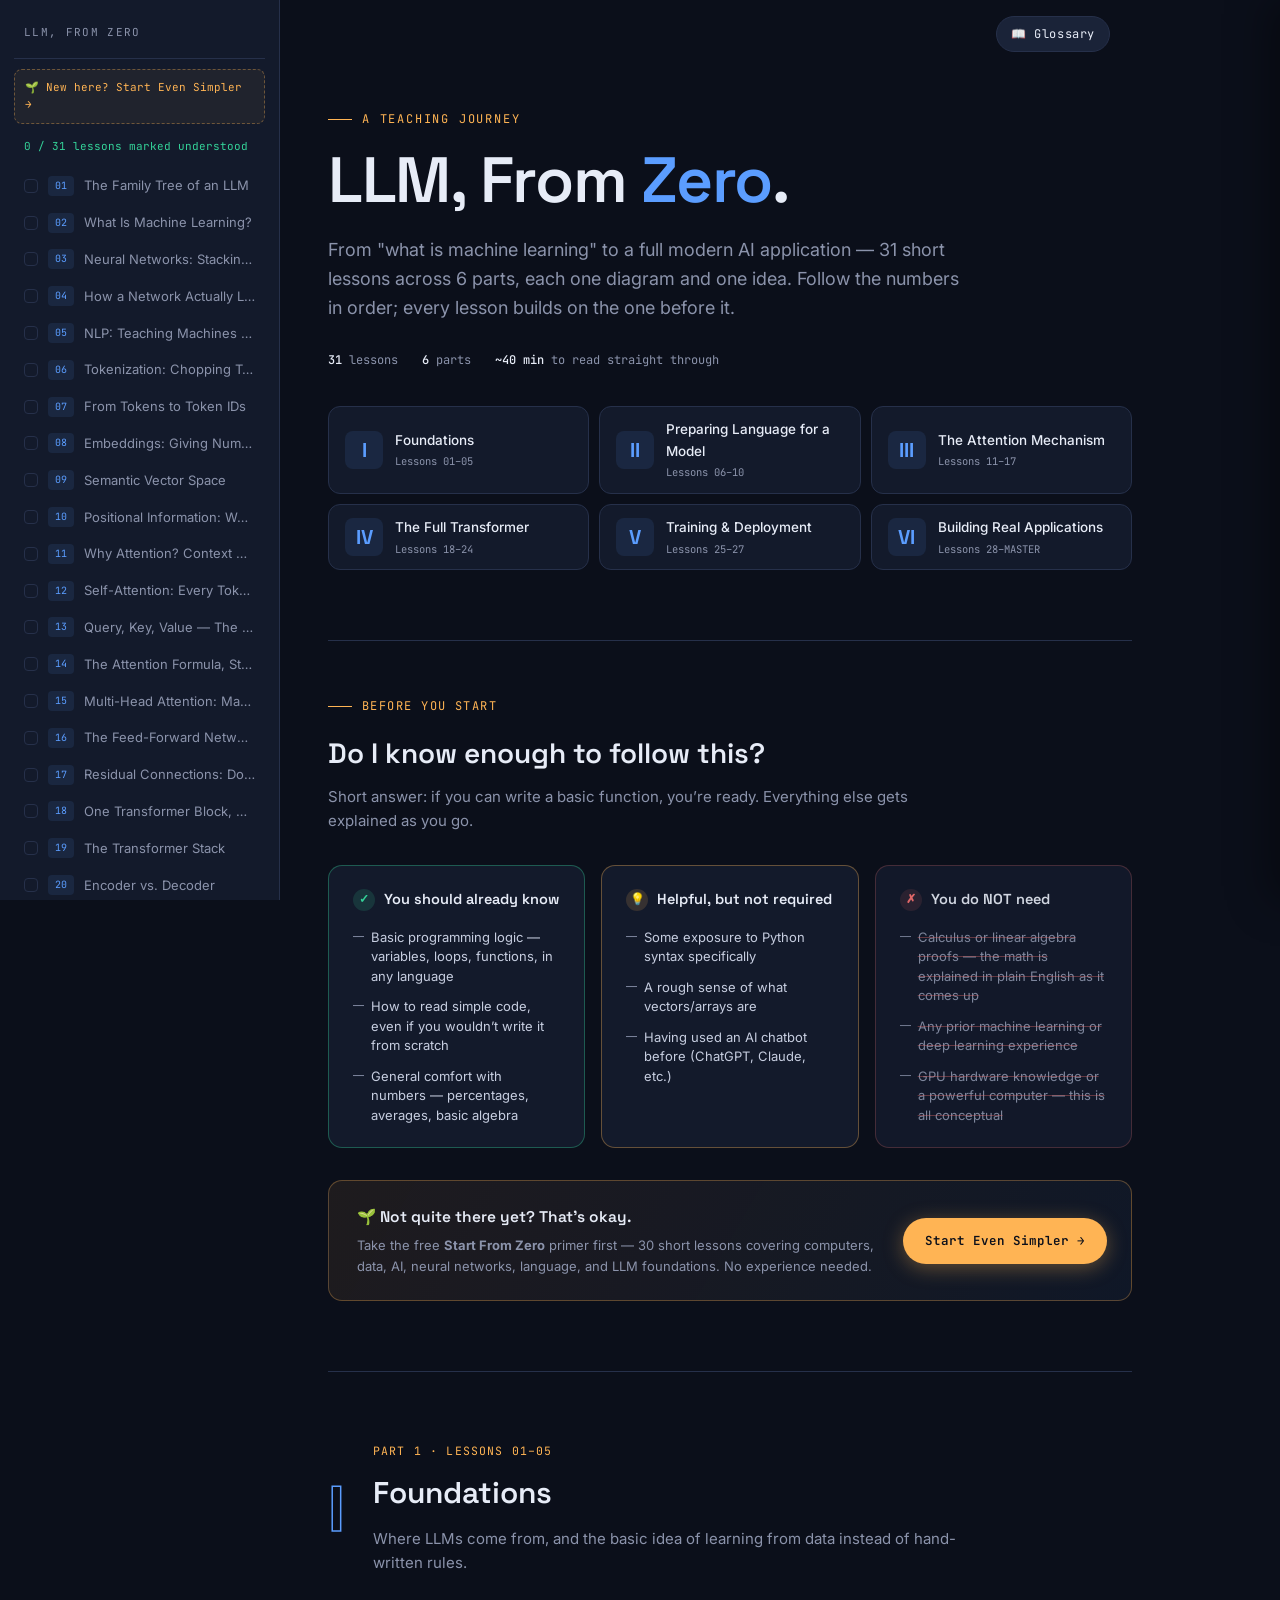
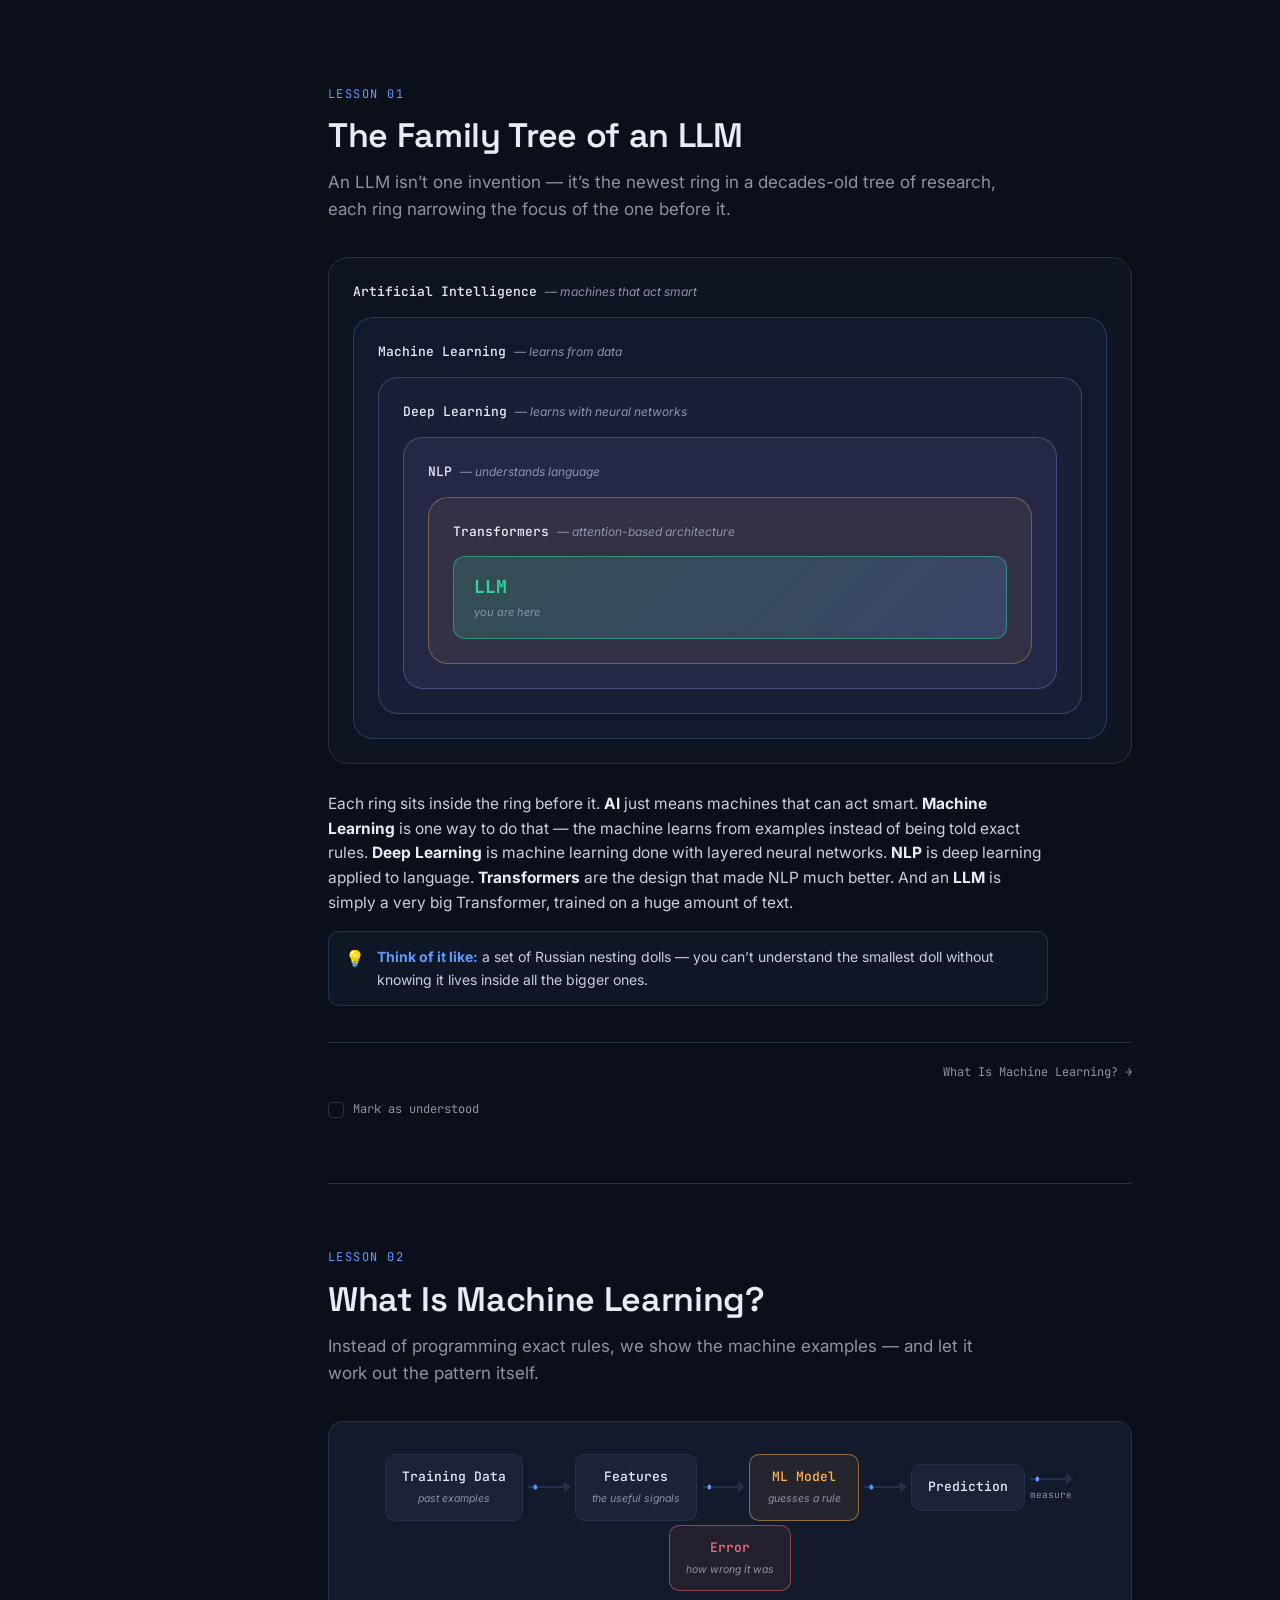
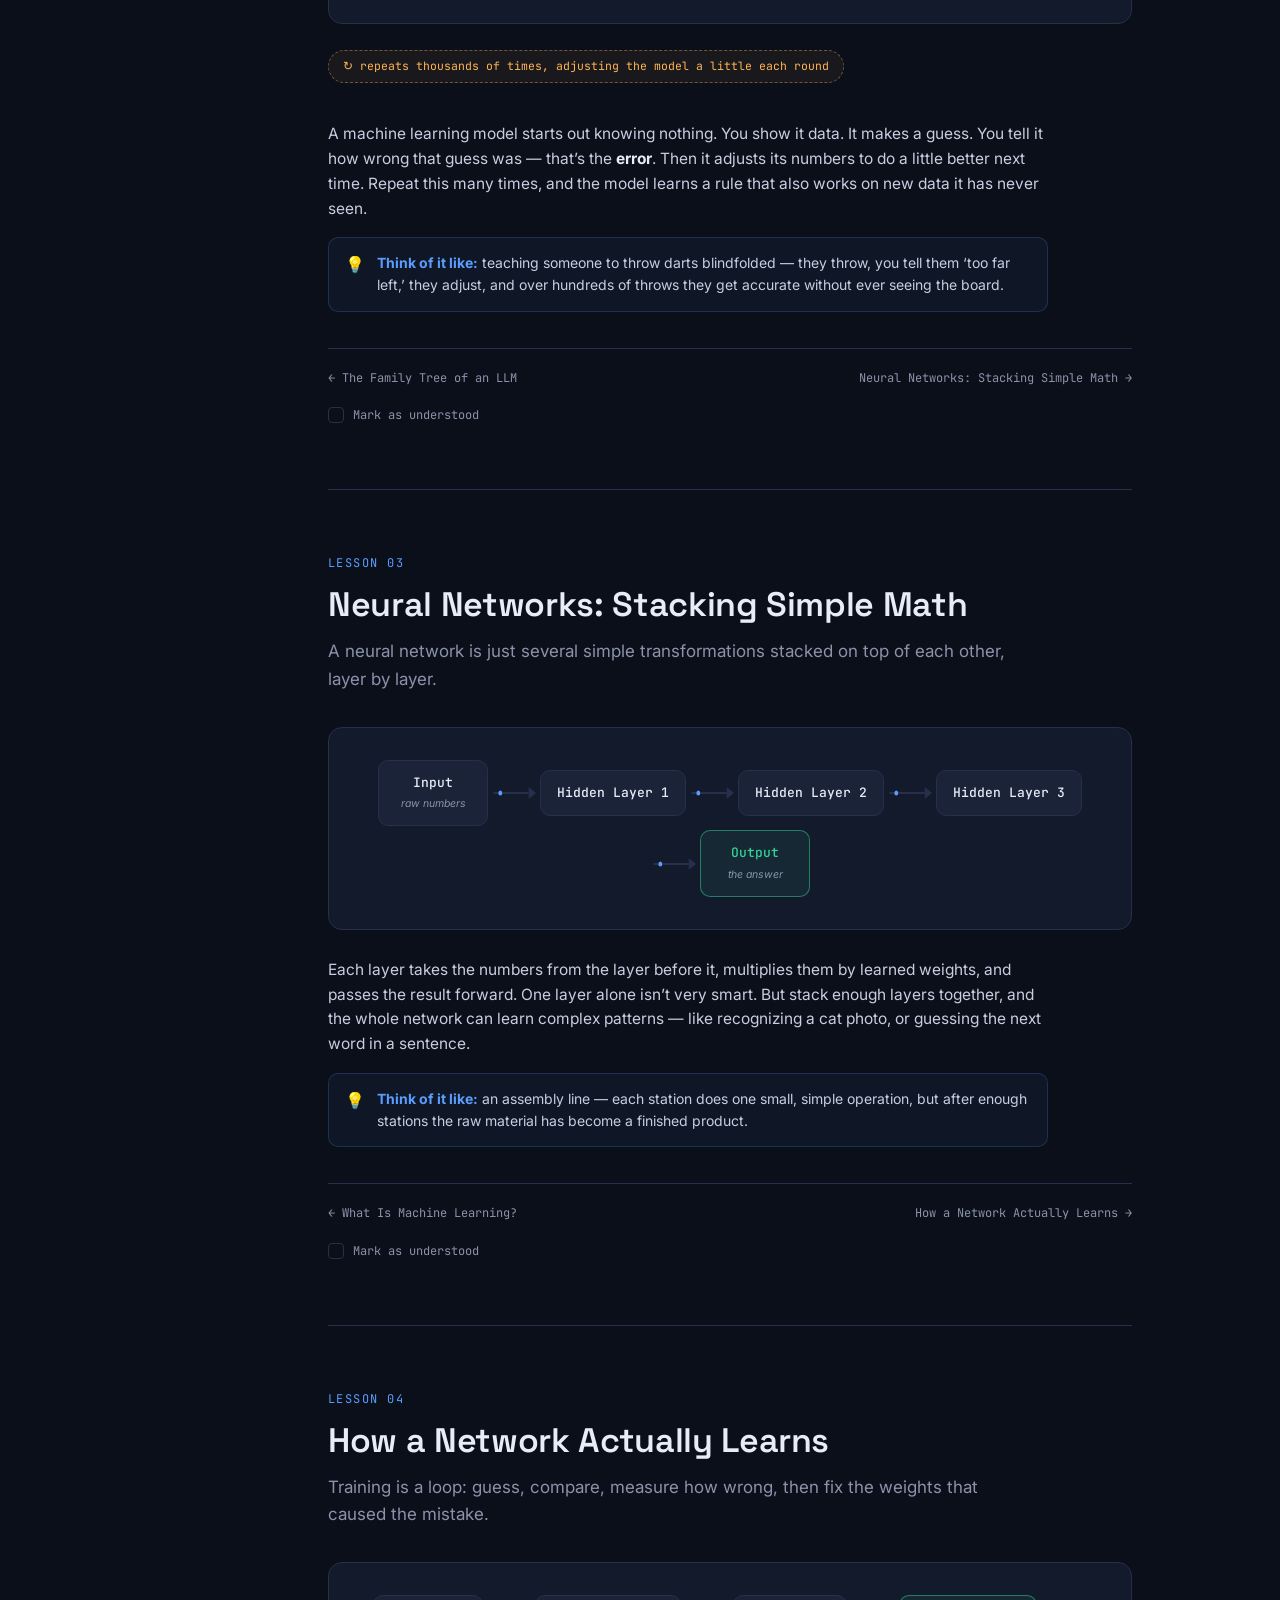
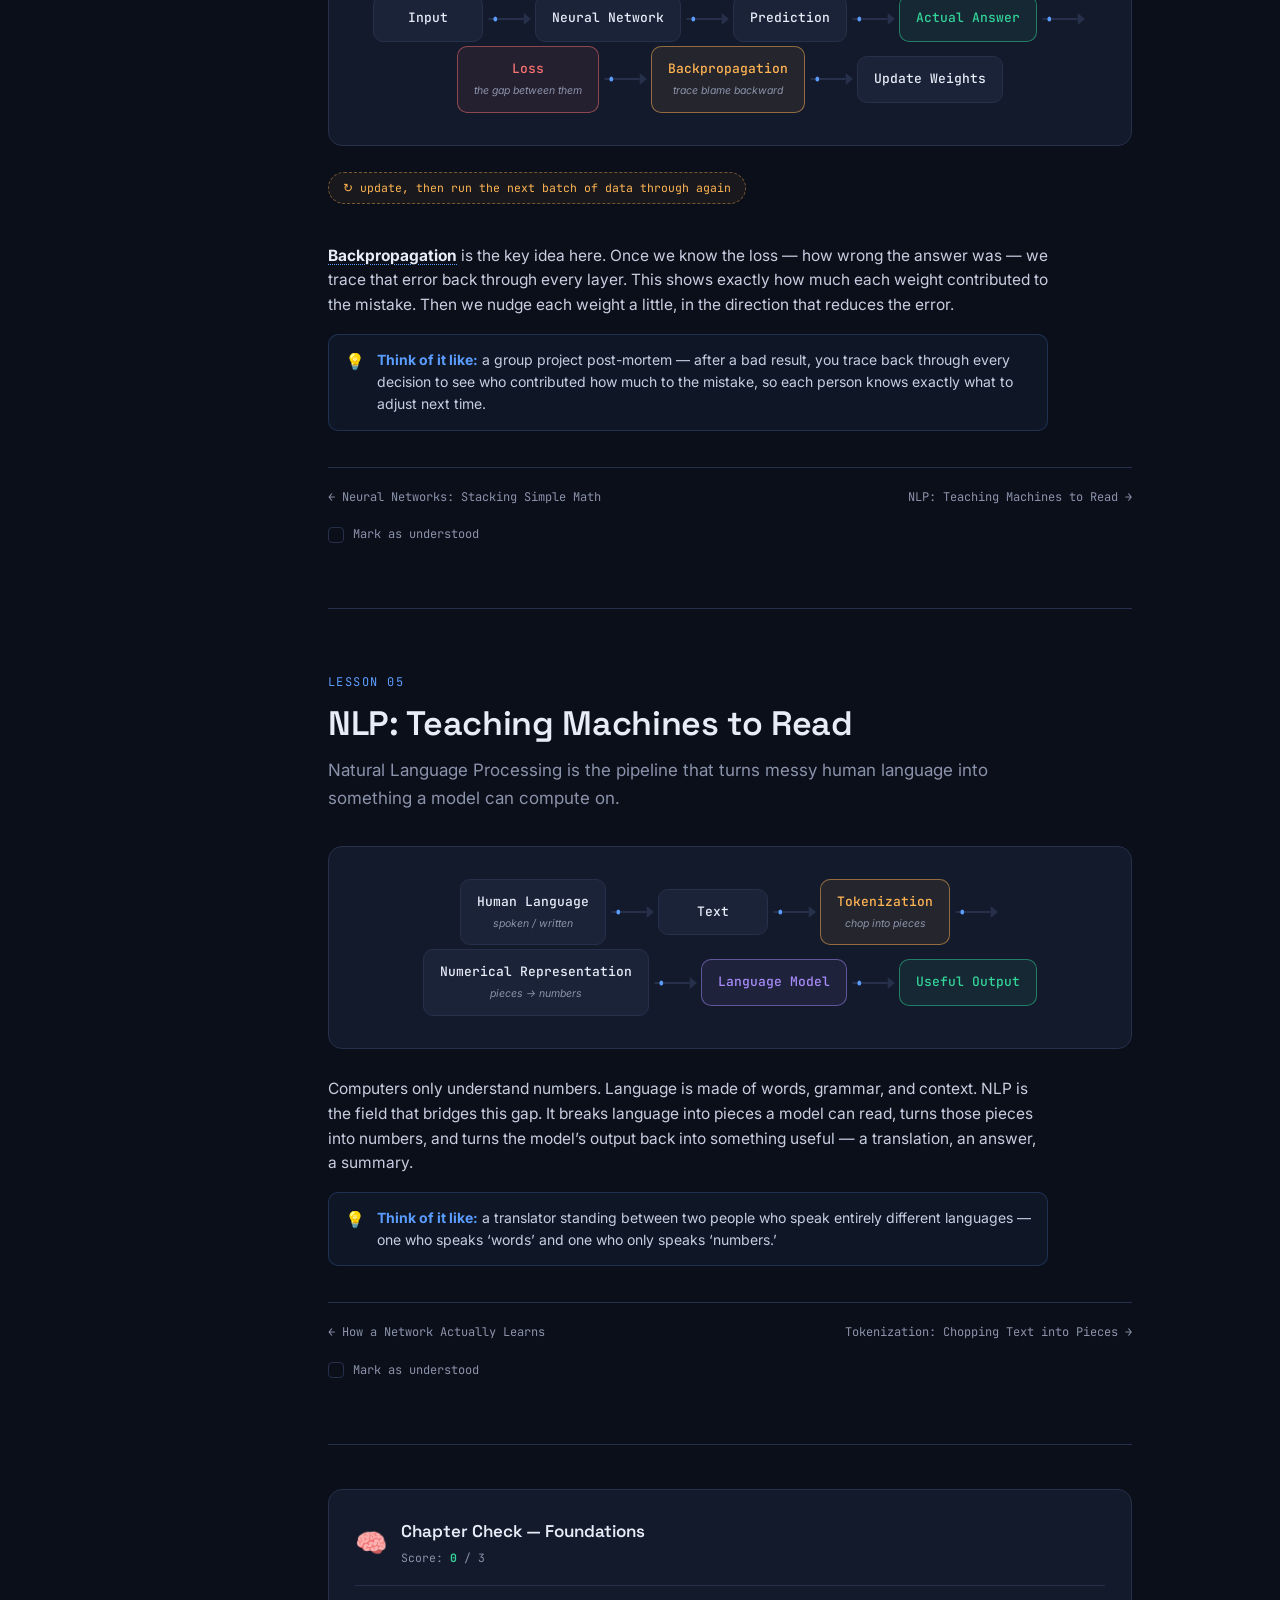
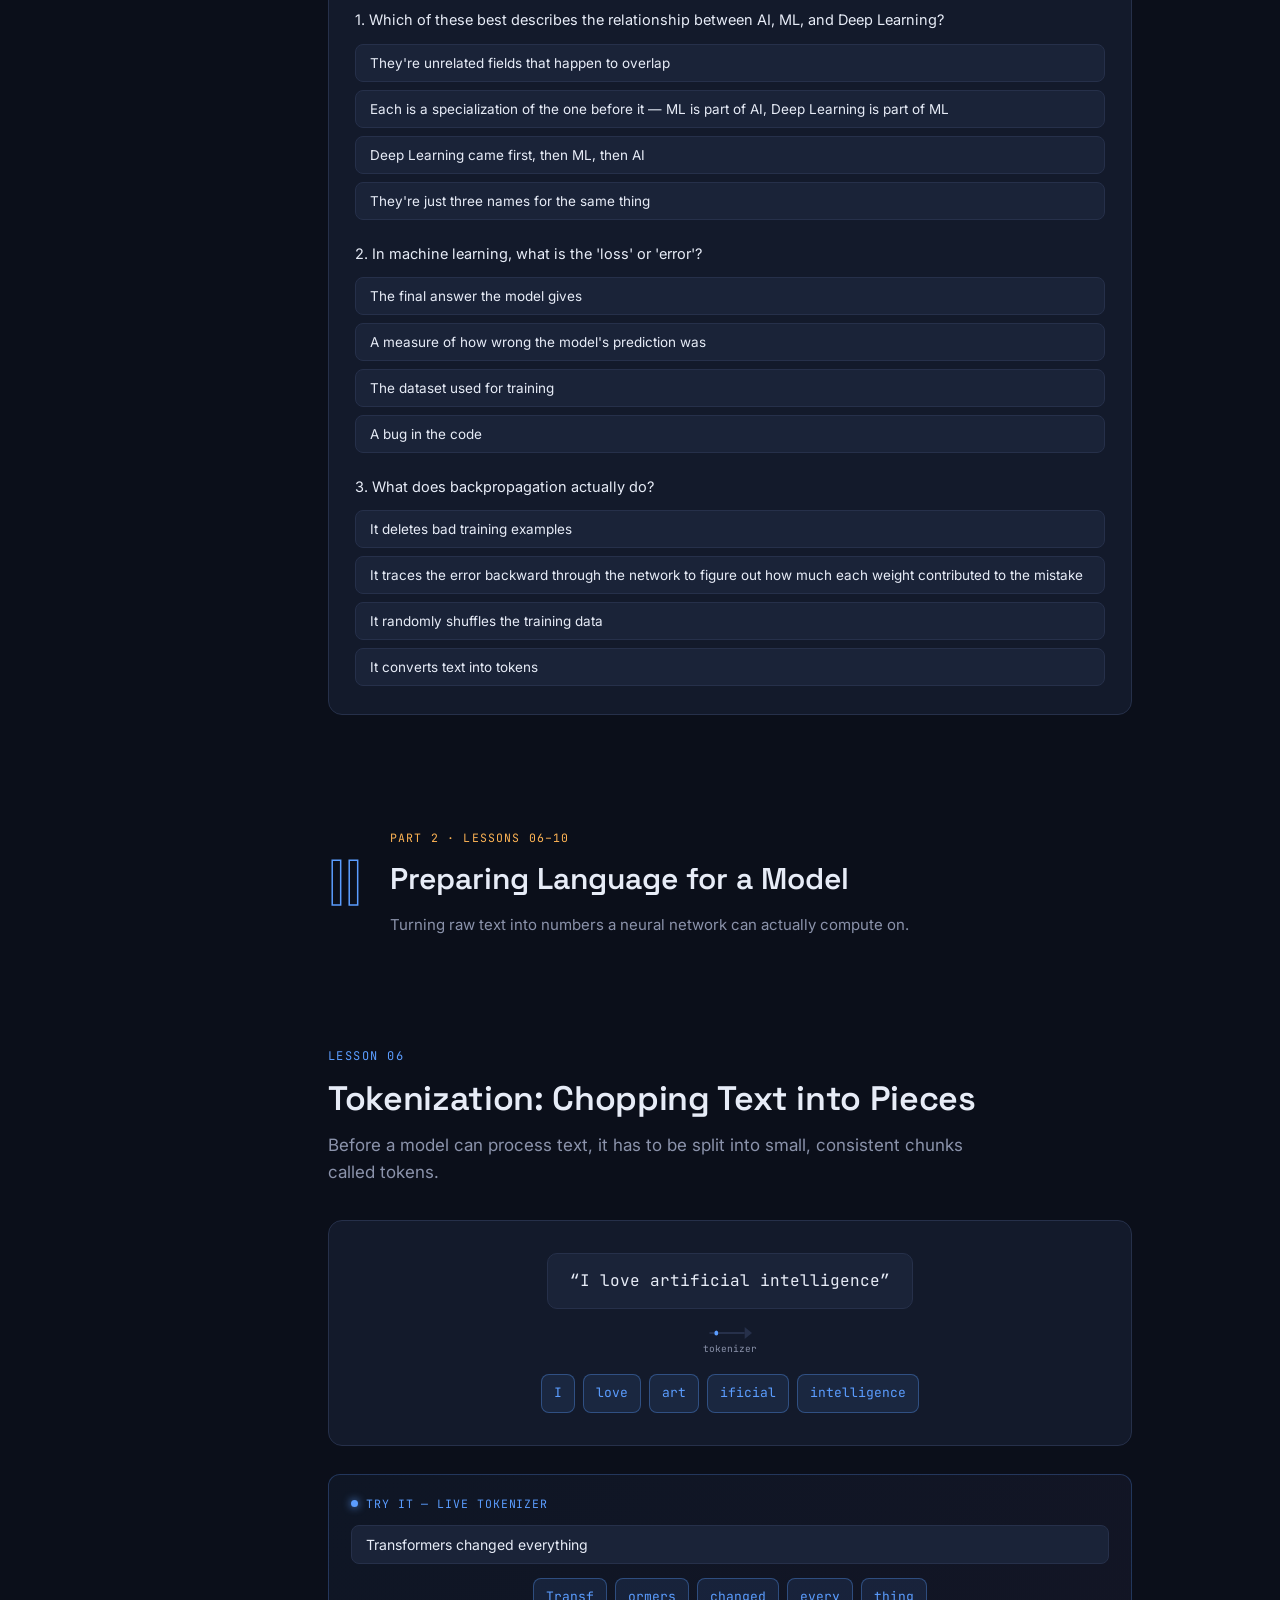
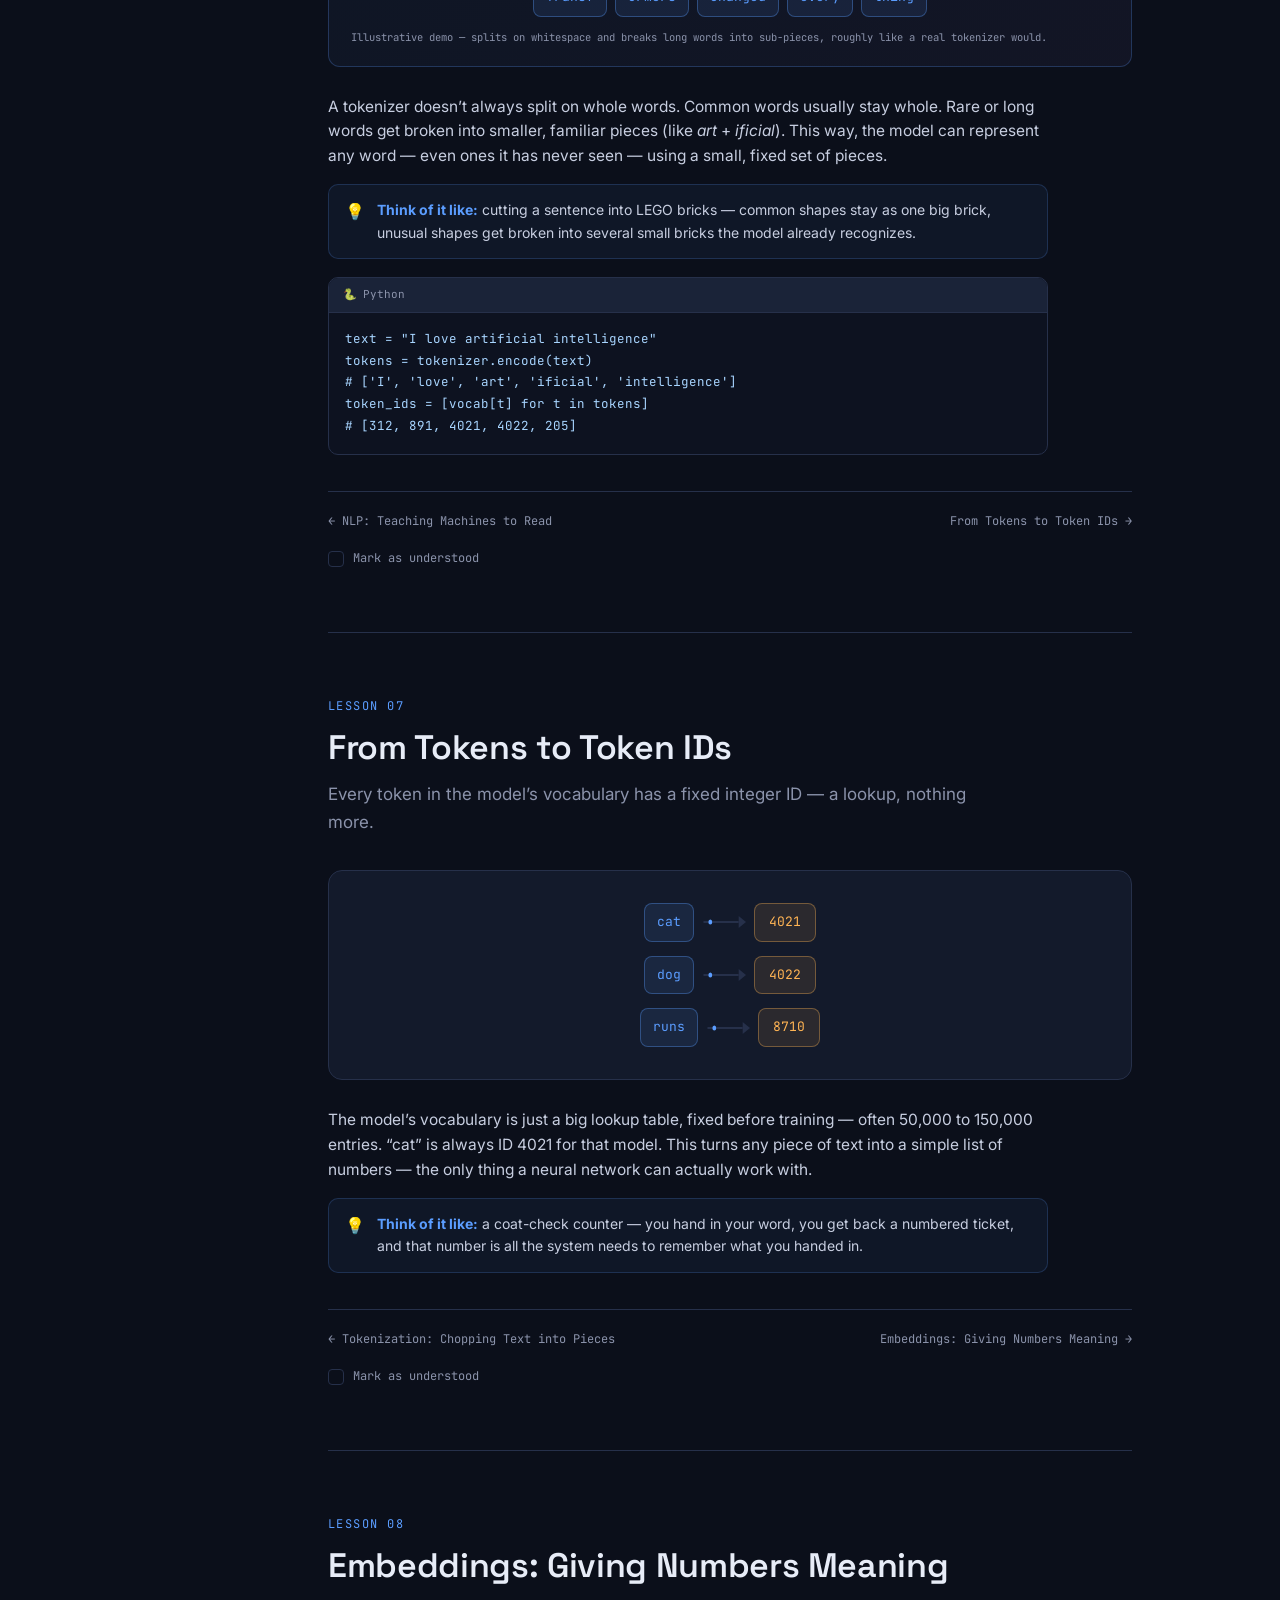
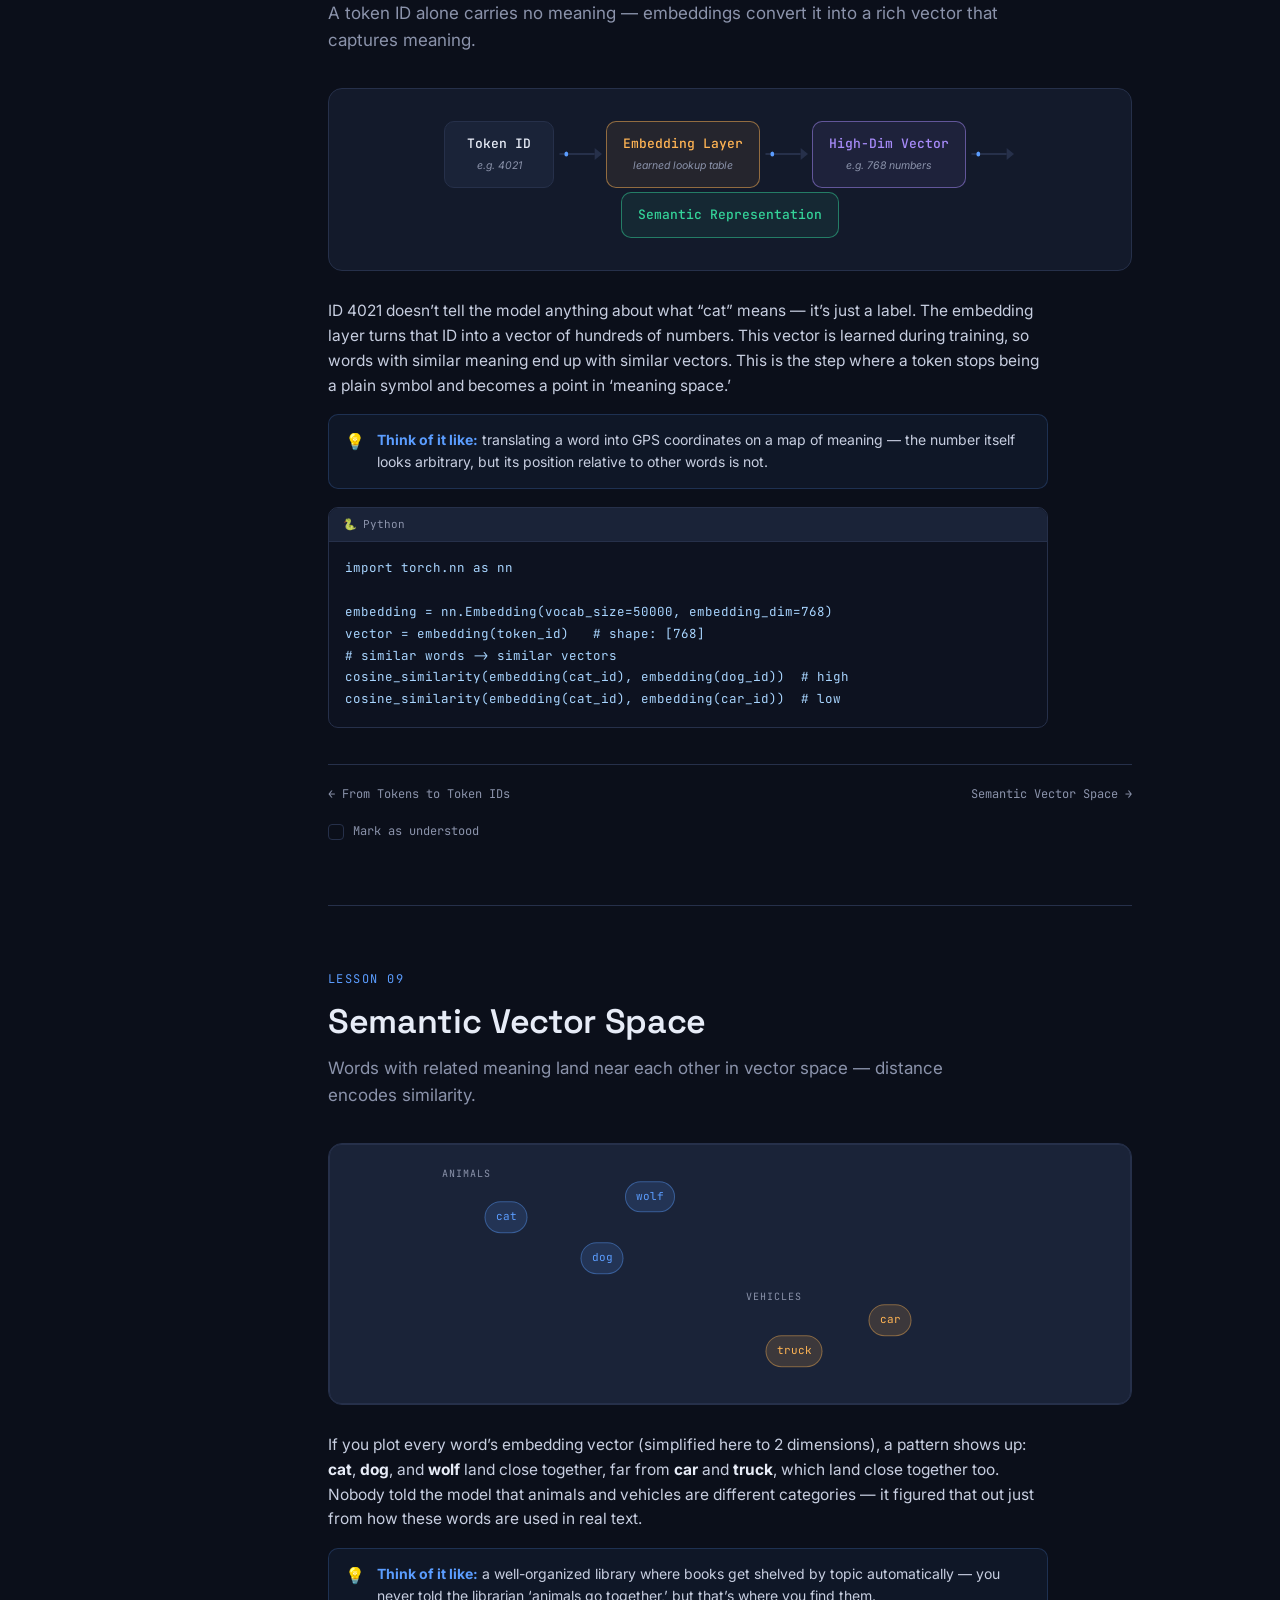
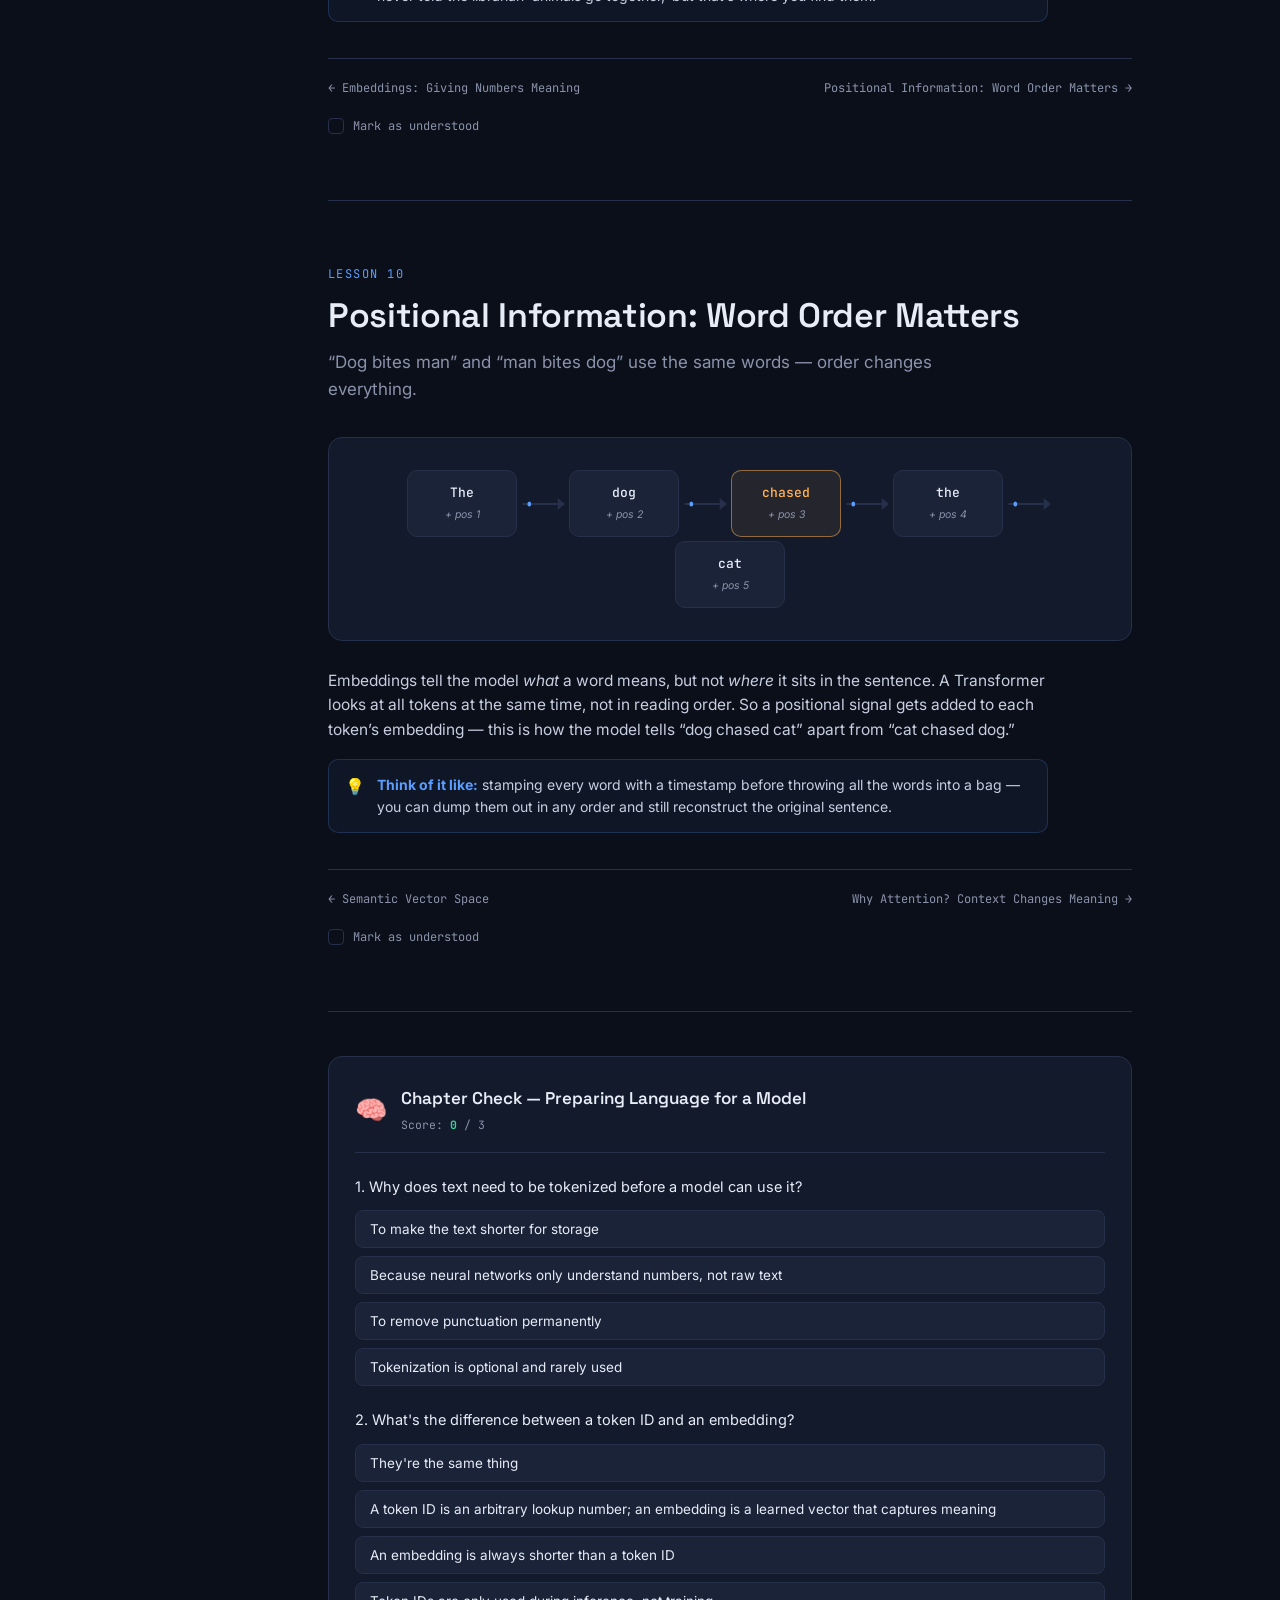
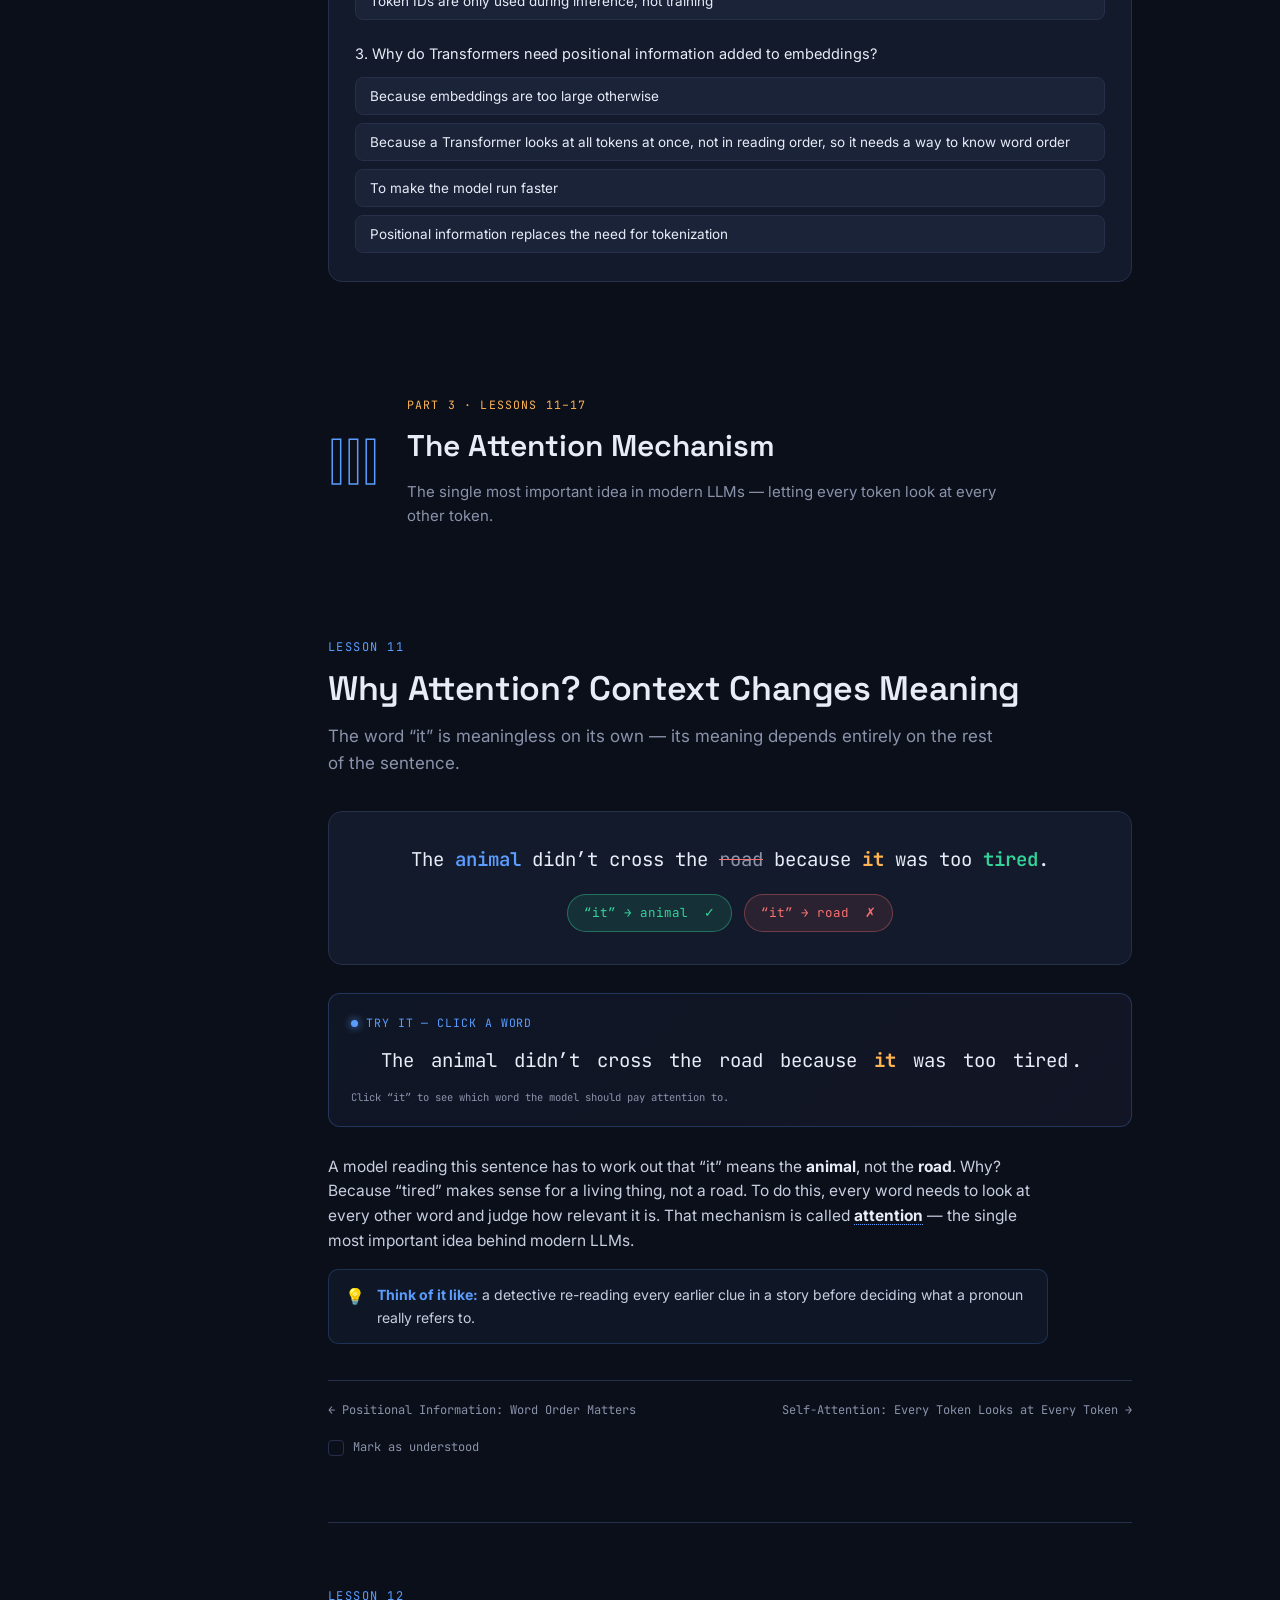
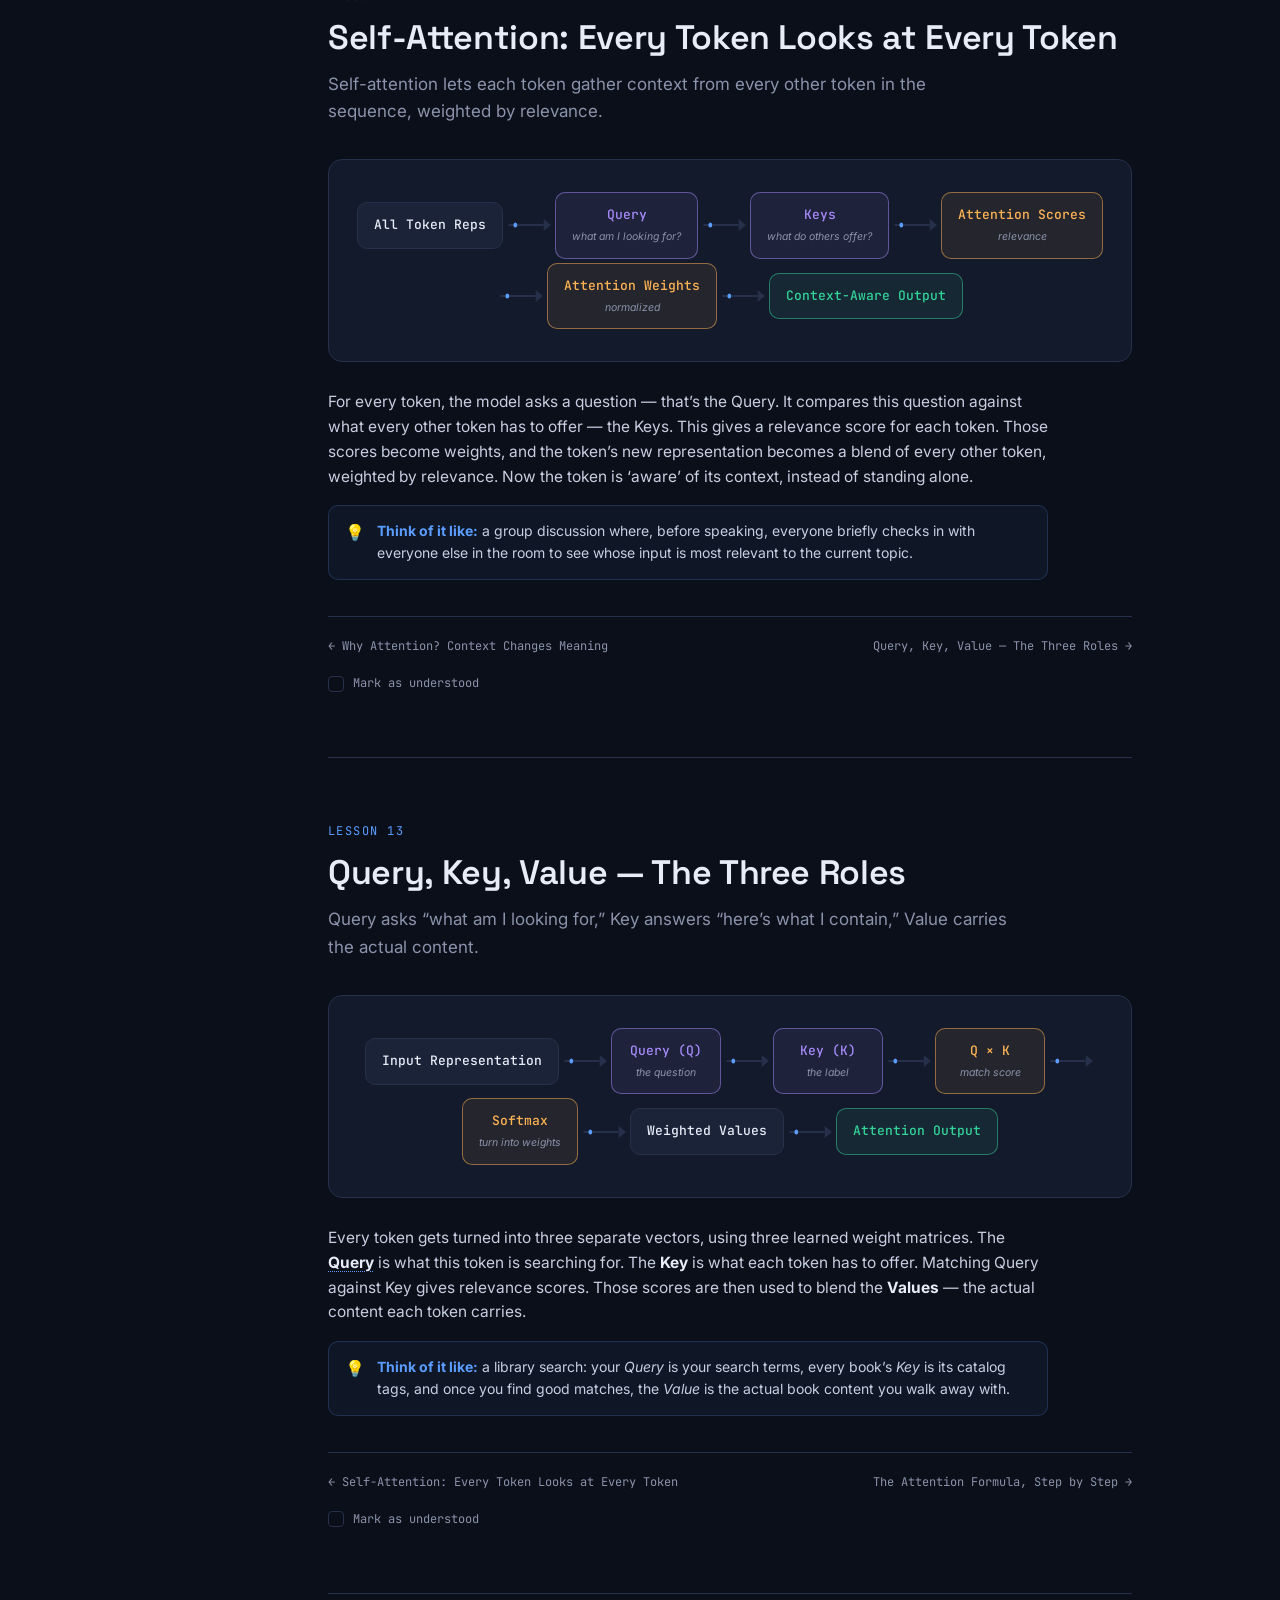
<file: index.html>
<!DOCTYPE html>
<html lang="en">
<head>
<meta charset="UTF-8">
<meta name="viewport" content="width=device-width, initial-scale=1.0">
<title>LLM, From Zero</title>
<link rel="icon" type="image/x-icon" href="favicon.ico">
<link rel="icon" type="image/png" sizes="192x192" href="icon-192.png">
<link rel="icon" type="image/png" sizes="512x512" href="icon-512.png">
<link rel="apple-touch-icon" href="apple-touch-icon.png">
<link rel="preconnect" href="https://fonts.googleapis.com">
<link rel="preconnect" href="https://fonts.gstatic.com" crossorigin>
<link href="https://fonts.googleapis.com/css2?family=Space+Grotesk:wght@500;600;700&family=Inter:wght@400;500;600&family=JetBrains+Mono:wght@400;500;700&display=swap" rel="stylesheet">
<link rel="stylesheet" href="css/styles.css">
</head>
<body>
<div id="progress"></div>
<button id="navtoggle">&#9776; Contents</button>
<button id="glossarytoggle">&#128214; Glossary</button>
<nav id="navrail">
  <div class="navrail-title">LLM, From Zero</div>
  <a href="start-from-zero.html" class="navrail-crosslink">&#127793; New here? Start Even Simpler &rarr;</a>
  <div class="progress-counter" id="progresscounter">0 / 31 lessons marked understood</div>
  <a href="#l01" class="nav-item" data-lesson="l01"><span class="nav-check"></span><span class="nav-num">01</span><span class="nav-title">The Family Tree of an LLM</span></a>
<a href="#l02" class="nav-item" data-lesson="l02"><span class="nav-check"></span><span class="nav-num">02</span><span class="nav-title">What Is Machine Learning?</span></a>
<a href="#l03" class="nav-item" data-lesson="l03"><span class="nav-check"></span><span class="nav-num">03</span><span class="nav-title">Neural Networks: Stacking Simple Math</span></a>
<a href="#l04" class="nav-item" data-lesson="l04"><span class="nav-check"></span><span class="nav-num">04</span><span class="nav-title">How a Network Actually Learns</span></a>
<a href="#l05" class="nav-item" data-lesson="l05"><span class="nav-check"></span><span class="nav-num">05</span><span class="nav-title">NLP: Teaching Machines to Read</span></a>
<a href="#l06" class="nav-item" data-lesson="l06"><span class="nav-check"></span><span class="nav-num">06</span><span class="nav-title">Tokenization: Chopping Text into Pieces</span></a>
<a href="#l07" class="nav-item" data-lesson="l07"><span class="nav-check"></span><span class="nav-num">07</span><span class="nav-title">From Tokens to Token IDs</span></a>
<a href="#l08" class="nav-item" data-lesson="l08"><span class="nav-check"></span><span class="nav-num">08</span><span class="nav-title">Embeddings: Giving Numbers Meaning</span></a>
<a href="#l09" class="nav-item" data-lesson="l09"><span class="nav-check"></span><span class="nav-num">09</span><span class="nav-title">Semantic Vector Space</span></a>
<a href="#l10" class="nav-item" data-lesson="l10"><span class="nav-check"></span><span class="nav-num">10</span><span class="nav-title">Positional Information: Word Order Matters</span></a>
<a href="#l11" class="nav-item" data-lesson="l11"><span class="nav-check"></span><span class="nav-num">11</span><span class="nav-title">Why Attention? Context Changes Meaning</span></a>
<a href="#l12" class="nav-item" data-lesson="l12"><span class="nav-check"></span><span class="nav-num">12</span><span class="nav-title">Self-Attention: Every Token Looks at Every Token</span></a>
<a href="#l13" class="nav-item" data-lesson="l13"><span class="nav-check"></span><span class="nav-num">13</span><span class="nav-title">Query, Key, Value &mdash; The Three Roles</span></a>
<a href="#l14" class="nav-item" data-lesson="l14"><span class="nav-check"></span><span class="nav-num">14</span><span class="nav-title">The Attention Formula, Step by Step</span></a>
<a href="#l15" class="nav-item" data-lesson="l15"><span class="nav-check"></span><span class="nav-num">15</span><span class="nav-title">Multi-Head Attention: Many Perspectives at Once</span></a>
<a href="#l16" class="nav-item" data-lesson="l16"><span class="nav-check"></span><span class="nav-num">16</span><span class="nav-title">The Feed-Forward Network</span></a>
<a href="#l17" class="nav-item" data-lesson="l17"><span class="nav-check"></span><span class="nav-num">17</span><span class="nav-title">Residual Connections: Don&rsquo;t Lose the Original</span></a>
<a href="#l18" class="nav-item" data-lesson="l18"><span class="nav-check"></span><span class="nav-num">18</span><span class="nav-title">One Transformer Block, Assembled</span></a>
<a href="#l19" class="nav-item" data-lesson="l19"><span class="nav-check"></span><span class="nav-num">19</span><span class="nav-title">The Transformer Stack</span></a>
<a href="#l20" class="nav-item" data-lesson="l20"><span class="nav-check"></span><span class="nav-num">20</span><span class="nav-title">Encoder vs. Decoder</span></a>
<a href="#l21" class="nav-item" data-lesson="l21"><span class="nav-check"></span><span class="nav-num">21</span><span class="nav-title">Causal (Masked) Attention</span></a>
<a href="#l22" class="nav-item" data-lesson="l22"><span class="nav-check"></span><span class="nav-num">22</span><span class="nav-title">The Complete LLM Pipeline</span></a>
<a href="#l23" class="nav-item" data-lesson="l23"><span class="nav-check"></span><span class="nav-num">23</span><span class="nav-title">Next-Token Prediction</span></a>
<a href="#l24" class="nav-item" data-lesson="l24"><span class="nav-check"></span><span class="nav-num">24</span><span class="nav-title">Autoregressive Generation</span></a>
<a href="#l25" class="nav-item" data-lesson="l25"><span class="nav-check"></span><span class="nav-num">25</span><span class="nav-title">Training an LLM</span></a>
<a href="#l26" class="nav-item" data-lesson="l26"><span class="nav-check"></span><span class="nav-num">26</span><span class="nav-title">Pretraining &rarr; Fine-Tuning &rarr; Alignment</span></a>
<a href="#l27" class="nav-item" data-lesson="l27"><span class="nav-check"></span><span class="nav-num">27</span><span class="nav-title">Training vs. Inference</span></a>
<a href="#l28" class="nav-item" data-lesson="l28"><span class="nav-check"></span><span class="nav-num">28</span><span class="nav-title">RAG: Retrieval-Augmented Generation</span></a>
<a href="#l29" class="nav-item" data-lesson="l29"><span class="nav-check"></span><span class="nav-num">29</span><span class="nav-title">Tool / Function Calling</span></a>
<a href="#l30" class="nav-item" data-lesson="l30"><span class="nav-check"></span><span class="nav-num">30</span><span class="nav-title">AI Agent: A Loop, Not Just an Answer</span></a>
<a href="#lmaster" class="nav-item" data-lesson="lmaster"><span class="nav-check"></span><span class="nav-num">MASTER</span><span class="nav-title">The Complete Modern LLM Application</span></a>
</nav>
<!-- <aside id="glossarypanel">
  <button class="glossary-close" id="glossaryclose">&times;</button>
  <div class="glossary-panel-title">Glossary</div>
  <div class="glossary-panel-sub">Quick reference for terms used throughout the lessons.</div>
  <div class="glossary-item"><div class="glossary-term">Token</div><div class="glossary-def">A small chunk of text (a word, sub-word, or character) that a model processes as one unit.</div></div>
<div class="glossary-item"><div class="glossary-term">Embedding</div><div class="glossary-def">A vector of numbers that represents a token's meaning, learned so related words end up close together in vector space.</div></div>
<div class="glossary-item"><div class="glossary-term">Logits</div><div class="glossary-def">The raw, unnormalized scores a model outputs before they're turned into probabilities.</div></div>
<div class="glossary-item"><div class="glossary-term">Softmax</div><div class="glossary-def">A function that converts a list of raw scores into a probability distribution that sums to 1.</div></div>
<div class="glossary-item"><div class="glossary-term">Loss</div><div class="glossary-def">A number representing how wrong a model's prediction was compared to the correct answer.</div></div>
<div class="glossary-item"><div class="glossary-term">Backpropagation</div><div class="glossary-def">The algorithm that traces a model's error backward through its layers to figure out how to adjust each weight.</div></div>
<div class="glossary-item"><div class="glossary-term">Attention</div><div class="glossary-def">A mechanism that lets each token weigh and gather information from every other token in a sequence.</div></div>
<div class="glossary-item"><div class="glossary-term">Query / Key / Value</div><div class="glossary-def">The three roles a token's representation is projected into during attention: what it's looking for (Query), what it offers (Key), and its actual content (Value).</div></div>
<div class="glossary-item"><div class="glossary-term">Multi-Head Attention</div><div class="glossary-def">Running several attention mechanisms in parallel so the model can track several kinds of relationships at once.</div></div>
<div class="glossary-item"><div class="glossary-term">Residual Connection</div><div class="glossary-def">A shortcut that adds a layer's input back to its output, so the layer only has to learn what to change.</div></div>
<div class="glossary-item"><div class="glossary-term">Causal Mask</div><div class="glossary-def">A restriction that prevents a token from attending to tokens that come after it in the sequence.</div></div>
<div class="glossary-item"><div class="glossary-term">Autoregressive</div><div class="glossary-def">Generating output one token at a time, feeding each new token back in as part of the next input.</div></div>
<div class="glossary-item"><div class="glossary-term">Pretraining</div><div class="glossary-def">The initial, large-scale training phase where a model learns language and facts from massive text data.</div></div>
<div class="glossary-item"><div class="glossary-term">Fine-Tuning</div><div class="glossary-def">Further training a pretrained model on curated examples to teach it a specific behavior, like following instructions.</div></div>
<div class="glossary-item"><div class="glossary-term">RLHF / Alignment</div><div class="glossary-def">Reinforcement Learning from Human Feedback &mdash; using human preference rankings to steer a model's responses.</div></div>
<div class="glossary-item"><div class="glossary-term">Inference</div><div class="glossary-def">Using an already-trained model to generate a response; the model's weights stay frozen during this.</div></div>
<div class="glossary-item"><div class="glossary-term">RAG</div><div class="glossary-def">Retrieval-Augmented Generation &mdash; retrieving relevant documents and adding them to the prompt so the model can use fresh information.</div></div>
<div class="glossary-item"><div class="glossary-term">Agent</div><div class="glossary-def">A system that wraps an LLM in a loop of planning, acting, and observing to complete multi-step tasks.</div></div>
</aside> -->
<aside id="glossarypanel">
  <button class="glossary-close" id="glossaryclose">&times;</button>

  <div class="glossary-panel-title">Glossary</div>
  <div class="glossary-panel-sub">
    A quick reference for important concepts used throughout the lessons.
    Each term includes a simple explanation and an everyday analogy.
  </div>

  <div class="glossary-item">
    <div class="glossary-term">Artificial Intelligence (AI)</div>
    <div class="glossary-def">
      Artificial Intelligence is the broad field of building machines or software
      that can perform tasks that normally require human-like intelligence, such
      as understanding language, recognizing patterns, making predictions, or
      solving problems.
      <br><br>
      <strong>Analogy:</strong> Think of AI as the entire school. Machine Learning,
      Deep Learning, NLP, and LLMs are different subjects taught inside that school.
    </div>
  </div>

  <div class="glossary-item">
    <div class="glossary-term">Machine Learning (ML)</div>
    <div class="glossary-def">
      Machine Learning is a way of building systems that learn patterns from
      examples instead of being explicitly programmed with every rule. During
      training, the model adjusts its internal parameters so that its predictions
      become better over time.
      <br><br>
      <strong>Analogy:</strong> Instead of giving a student a rule for recognizing
      every type of fruit, you show them hundreds of examples and let them discover
      the patterns themselves.
    </div>
  </div>

  <div class="glossary-item">
    <div class="glossary-term">Neural Network</div>
    <div class="glossary-def">
      A neural network is a mathematical model made of layers of interconnected
      units that transform numbers. Each layer learns useful patterns from the
      previous layer, allowing the network to represent increasingly complex
      relationships.
      <br><br>
      <strong>Analogy:</strong> Imagine an assembly line. Each worker performs a
      small transformation, and after many workers process the material, you get
      a much more useful final product.
    </div>
  </div>

  <div class="glossary-item">
    <div class="glossary-term">Deep Learning</div>
    <div class="glossary-def">
      Deep Learning is Machine Learning based on neural networks with many layers.
      These layers allow the model to automatically learn increasingly complex
      representations from data.
      <br><br>
      <strong>Analogy:</strong> If a simple neural network is a few workers on an
      assembly line, deep learning is a huge factory with many stages, each
      discovering more complex patterns.
    </div>
  </div>

  <div class="glossary-item">
    <div class="glossary-term">NLP</div>
    <div class="glossary-def">
      NLP stands for Natural Language Processing. It is the field of AI concerned
      with processing and understanding human language. NLP systems can perform
      tasks such as translation, summarization, classification, question answering,
      and text generation.
      <br><br>
      <strong>Analogy:</strong> Think of NLP as a translator between humans who
      communicate using language and computers that ultimately operate on numbers.
    </div>
  </div>

  <div class="glossary-item">
    <div class="glossary-term">Token</div>
    <div class="glossary-def">
      A token is a small piece of text that a language model processes as one unit.
      Depending on the tokenizer, a token can be a complete word, part of a word,
      punctuation, whitespace, or another text fragment.
      <br><br>
      The model does not directly process a sentence as human-readable words.
      The sentence is first broken into tokens and then converted into numerical
      representations.
      <br><br>
      <strong>Analogy:</strong> Think of a sentence as a LEGO structure. Tokens
      are the individual LEGO pieces used to build that structure.
    </div>
  </div>

  <div class="glossary-item">
    <div class="glossary-term">Tokenization</div>
    <div class="glossary-def">
      Tokenization is the process of breaking text into tokens that a language
      model can process. A tokenizer uses a fixed vocabulary and rules for deciding
      how text should be split.
      <br><br>
      Common words may remain as one token, while rare or long words may be split
      into multiple subword tokens.
      <br><br>
      <strong>Analogy:</strong> Imagine cutting a sentence into LEGO pieces.
      Familiar shapes can remain as large pieces, while unusual shapes are broken
      into smaller pieces that the system already knows.
    </div>
  </div>

  <div class="glossary-item">
    <div class="glossary-term">Token ID</div>
    <div class="glossary-def">
      A Token ID is the integer assigned to a token in a model's vocabulary.
      The ID itself has no inherent meaning; it simply acts as an index that lets
      the model look up the corresponding learned representation.
      <br><br>
      For example, a vocabulary might assign one number to "cat" and another
      number to "dog."
      <br><br>
      <strong>Analogy:</strong> Think of a library card catalog. The book title
      has meaning to you, while its catalog number simply tells the librarian
      where to find it.
    </div>
  </div>

  <div class="glossary-item">
    <div class="glossary-term">Vocabulary</div>
    <div class="glossary-def">
      A vocabulary is the collection of tokens that a tokenizer and language
      model know how to represent. Every token in the vocabulary has an associated
      token ID.
      <br><br>
      <strong>Analogy:</strong> Think of it as the dictionary of LEGO pieces
      available to the model. The model can only directly use pieces that exist
      in its vocabulary.
    </div>
  </div>

  <div class="glossary-item">
    <div class="glossary-term">Embedding</div>
    <div class="glossary-def">
      An embedding is a learned vector of numbers used to represent information
      such as a token. Instead of treating a token ID as just an arbitrary number,
      the model looks up a vector containing many learned numerical values.
      <br><br>
      These representations allow the model to work with relationships between
      tokens in a continuous numerical space.
      <br><br>
      <strong>Analogy:</strong> Imagine giving every word a location on a giant
      map. Words with related meanings tend to occupy related regions of the map.
    </div>
  </div>

  <div class="glossary-item">
    <div class="glossary-term">Vector</div>
    <div class="glossary-def">
      A vector is an ordered collection of numbers. In machine learning, vectors
      are used to represent information numerically so mathematical operations
      can be performed on it.
      <br><br>
      An embedding is one important example of a vector.
      <br><br>
      <strong>Analogy:</strong> Think of a vector as a set of coordinates describing
      where something is located on a mathematical map.
    </div>
  </div>

  <div class="glossary-item">
    <div class="glossary-term">Semantic Vector Space</div>
    <div class="glossary-def">
      A semantic vector space is a mathematical space where objects such as words
      or sentences are represented as vectors. The learned positions can capture
      aspects of meaning and relationships between concepts.
      <br><br>
      Similar concepts tend to have representations that are related or close
      according to a chosen similarity measure.
      <br><br>
      <strong>Analogy:</strong> Imagine a giant map of concepts. "Doctor" might
      appear near "hospital," while "banana" might appear much closer to "fruit."
    </div>
  </div>

  <div class="glossary-item">
    <div class="glossary-term">Positional Information</div>
    <div class="glossary-def">
      Positional information tells the Transformer where each token occurs in
      the sequence. This is important because attention by itself does not
      inherently tell the model whether a token came first, second, or last.
      <br><br>
      Position information allows the model to distinguish between sequences
      where the same tokens appear in different orders.
      <br><br>
      <strong>Analogy:</strong> Imagine giving someone a pile of numbered puzzle
      pieces. The pieces alone are not enough; the numbers tell you where each
      piece belongs.
    </div>
  </div>

  <div class="glossary-item">
    <div class="glossary-term">Logits</div>
    <div class="glossary-def">
      Logits are the raw, unnormalized scores produced by the model for possible
      next tokens. Every candidate token receives a score, and these scores are
      later converted into probabilities.
      <br><br>
      A higher logit means the model is currently assigning a stronger score to
      that candidate relative to candidates with lower scores.
      <br><br>
      <strong>Analogy:</strong> Imagine judges giving contestants raw marks before
      those marks are converted into percentages or rankings. The raw marks are
      the logits.
    </div>
  </div>

  <div class="glossary-item">
    <div class="glossary-term">Softmax</div>
    <div class="glossary-def">
      Softmax converts a collection of raw scores into a probability distribution.
      The resulting probabilities are non-negative and sum to 1.
      <br><br>
      In a language model, softmax can turn the logits for thousands of possible
      next tokens into probabilities that indicate how strongly each candidate
      is preferred.
      <br><br>
      <strong>Analogy:</strong> Imagine several students receiving different raw
      marks. Softmax converts those scores into percentages representing each
      student's share of the total probability.
    </div>
  </div>

  <div class="glossary-item">
    <div class="glossary-term">Attention</div>
    <div class="glossary-def">
      Attention is a mechanism that allows a token to gather information from
      other tokens in the sequence. Instead of treating every token equally,
      the model calculates which other tokens are more relevant to the current
      token.
      <br><br>
      This allows meaning to change based on context.
      <br><br>
      <strong>Analogy:</strong> Imagine reading a sentence and deciding which
      previous words you should pay attention to in order to understand the
      meaning of the current word.
    </div>
  </div>

  <div class="glossary-item">
    <div class="glossary-term">Self-Attention</div>
    <div class="glossary-def">
      Self-attention is attention where the tokens in a sequence attend to other
      tokens from the same sequence. Each token can use information from other
      relevant tokens to create a more context-aware representation.
      <br><br>
      <strong>Analogy:</strong> Imagine a group discussion where every person can
      listen to everyone else before forming their own understanding of the topic.
    </div>
  </div>

  <div class="glossary-item">
    <div class="glossary-term">Query / Key / Value</div>
    <div class="glossary-def">
      Query, Key, and Value are three learned representations used by attention.
      <br><br>
      <strong>Query:</strong> What information am I looking for?<br>
      <strong>Key:</strong> What kind of information do I represent?<br>
      <strong>Value:</strong> What information can I provide?
      <br><br>
      The model compares a Query with Keys to determine which Values should
      receive more attention.
      <br><br>
      <strong>Analogy:</strong> Think of a library. Your question is the Query,
      the labels on the books are the Keys, and the actual information inside
      the books is the Value.
    </div>
  </div>

  <div class="glossary-item">
    <div class="glossary-term">Attention Score</div>
    <div class="glossary-def">
      An attention score measures how relevant one token is to another token
      during the attention calculation. Higher scores indicate stronger
      relationships before the scores are normalized into attention weights.
      <br><br>
      <strong>Analogy:</strong> Imagine asking a group of people for help.
      The attention score is like deciding how relevant each person's answer
      is to your particular question.
    </div>
  </div>

  <div class="glossary-item">
    <div class="glossary-term">Attention Weight</div>
    <div class="glossary-def">
      An attention weight is the normalized importance assigned to another token
      during attention. These weights determine how much information from each
      token contributes to the resulting representation.
      <br><br>
      <strong>Analogy:</strong> If five people give you advice, you might trust
      one person's answer more than the others. The amount of trust given to each
      person is like an attention weight.
    </div>
  </div>

  <div class="glossary-item">
    <div class="glossary-term">Multi-Head Attention</div>
    <div class="glossary-def">
      Multi-Head Attention runs multiple attention mechanisms in parallel.
      Different heads can learn to focus on different relationships or patterns
      within the same sequence. Their outputs are then combined.
      <br><br>
      <strong>Analogy:</strong> Imagine several detectives investigating the same
      case. One studies people, another studies locations, another studies time,
      and another searches for hidden connections. Together they produce a richer
      understanding.
    </div>
  </div>

  <div class="glossary-item">
    <div class="glossary-term">Transformer</div>
    <div class="glossary-def">
      A Transformer is a neural network architecture built around attention
      mechanisms. It processes sequences by allowing tokens to interact with
      one another and then transforms those representations through additional
      neural network layers.
      <br><br>
      Transformers became the foundation for modern large language models because
      they can capture relationships between tokens effectively and process many
      tokens in parallel during training.
      <br><br>
      <strong>Analogy:</strong> Think of a Transformer as a sophisticated team
      workshop where every team member can communicate with the others, analyze
      the information, and refine their understanding repeatedly.
    </div>
  </div>

  <div class="glossary-item">
    <div class="glossary-term">Feed-Forward Network (FFN)</div>
    <div class="glossary-def">
      A Feed-Forward Network is the part of a Transformer block that processes
      each token's representation independently after attention has mixed
      contextual information between tokens.
      <br><br>
      It typically expands the representation into a larger space, applies a
      non-linear activation, and then projects it back down.
      <br><br>
      <strong>Analogy:</strong> Attention is like a group discussion where
      everyone exchanges information. The FFN is like each person going back
      to their own desk to think deeply about what they just learned.
    </div>
  </div>

  <div class="glossary-item">
    <div class="glossary-term">Residual Connection</div>
    <div class="glossary-def">
      A residual connection adds a layer's original input back to its transformed
      output. This creates a shortcut through the network and allows a layer to
      focus on learning the changes it needs to make rather than rebuilding the
      entire representation from scratch.
      <br><br>
      Residual connections also help information and gradients travel through
      deep networks.
      <br><br>
      <strong>Analogy:</strong> Imagine editing a document. Instead of rewriting
      the entire document, you keep the original version and simply apply the
      necessary changes on top of it.
    </div>
  </div>

  <div class="glossary-item">
    <div class="glossary-term">Transformer Block</div>
    <div class="glossary-def">
      A Transformer block is one repeated unit of a Transformer. It typically
      contains an attention mechanism, a feed-forward network, residual
      connections, and normalization components.
      <br><br>
      Many such blocks are stacked together to create a deep Transformer model.
      <br><br>
      <strong>Analogy:</strong> Think of one Transformer block as one floor of
      a building. Each floor performs similar kinds of work, and stacking many
      floors creates the complete building.
    </div>
  </div>

  <div class="glossary-item">
    <div class="glossary-term">Transformer Stack</div>
    <div class="glossary-def">
      A Transformer stack is a sequence of Transformer blocks placed one after
      another. Each block receives the representations produced by the previous
      block and refines them further.
      <br><br>
      <strong>Analogy:</strong> Imagine sending a rough idea through several
      editors. The first editor improves the structure, the next improves the
      meaning, another improves the details, and so on.
    </div>
  </div>

  <div class="glossary-item">
    <div class="glossary-term">Encoder</div>
    <div class="glossary-def">
      An encoder is the part of a Transformer architecture designed to build
      rich representations of an input sequence. It can generally use information
      from the entire input when creating those representations.
      <br><br>
      <strong>Analogy:</strong> Think of an encoder as someone reading an entire
      document first and building a detailed understanding of what it contains.
    </div>
  </div>

  <div class="glossary-item">
    <div class="glossary-term">Decoder</div>
    <div class="glossary-def">
      A decoder generates an output sequence, typically one token at a time.
      In autoregressive language models, it uses causal attention so that a token
      cannot see future tokens that have not been generated yet.
      <br><br>
      <strong>Analogy:</strong> Think of a writer composing a story one sentence
      at a time while being allowed to see everything already written, but not
      the future pages.
    </div>
  </div>

  <div class="glossary-item">
    <div class="glossary-term">Causal Mask</div>
    <div class="glossary-def">
      A causal mask prevents a token from attending to tokens that appear later
      in the sequence. This prevents the model from seeing future information
      when it is supposed to predict the next token.
      <br><br>
      <strong>Analogy:</strong> Imagine taking an exam where you can see the
      questions you've reached, but you are not allowed to look at the next
      page for the answers.
    </div>
  </div>

  <div class="glossary-item">
    <div class="glossary-term">Next-Token Prediction</div>
    <div class="glossary-def">
      Next-token prediction is the fundamental training objective of many modern
      language models. Given the tokens that came before, the model learns to
      predict what token should come next.
      <br><br>
      For example, given "The sky is", the model might assign high probability
      to tokens such as "blue."
      <br><br>
      <strong>Analogy:</strong> Imagine someone finishing your sentences by
      guessing what word you are most likely to say next.
    </div>
  </div>

  <div class="glossary-item">
    <div class="glossary-term">Autoregressive</div>
    <div class="glossary-def">
      Autoregressive generation means producing output one token at a time,
      where each newly generated token becomes part of the context used to
      generate the next token.
      <br><br>
      <strong>Analogy:</strong> Imagine telling a story one word at a time.
      After saying each word, you use everything you've said so far to decide
      what should come next.
    </div>
  </div>

  <div class="glossary-item">
    <div class="glossary-term">Loss</div>
    <div class="glossary-def">
      Loss is a numerical measurement of how different the model's prediction
      is from the desired target. During training, the model uses this signal
      to determine how its parameters should be adjusted.
      <br><br>
      Lower loss generally means the model's predictions are closer to the
      training targets under that particular loss function.
      <br><br>
      <strong>Analogy:</strong> Think of loss as a "mistake meter" on a student's
      test. The larger the mistake, the larger the number on the meter.
    </div>
  </div>

  <div class="glossary-item">
    <div class="glossary-term">Backpropagation</div>
    <div class="glossary-def">
      Backpropagation is the algorithmic process of calculating how the loss
      changes with respect to the model's parameters. It works backward through
      the network using the chain rule of calculus to calculate gradients.
      <br><br>
      Those gradients are then used by an optimization algorithm to update the
      model's parameters.
      <br><br>
      <strong>Analogy:</strong> Imagine a group project producing a bad result.
      You trace the problem backward through each decision to determine which
      changes would most improve the next attempt.
    </div>
  </div>

  <div class="glossary-item">
    <div class="glossary-term">Gradient</div>
    <div class="glossary-def">
      A gradient tells us how much the loss would change if a model parameter
      changed slightly. During training, gradients provide the direction and
      magnitude of adjustment needed to reduce the loss.
      <br><br>
      <strong>Analogy:</strong> Imagine standing on a mountain and wanting to
      walk downhill. The gradient gives you information about the slope so you
      know which direction leads downward.
    </div>
  </div>

  <div class="glossary-item">
    <div class="glossary-term">Weight / Parameter</div>
    <div class="glossary-def">
      A parameter is a learned numerical value inside a neural network.
      Weights are a major type of parameter. During training, these values are
      adjusted so the model becomes better at its task.
      <br><br>
      A modern LLM can contain millions, billions, or even hundreds of billions
      of learned parameters.
      <br><br>
      <strong>Analogy:</strong> Think of parameters as thousands or millions of
      tiny knobs inside a machine. Training repeatedly adjusts those knobs until
      the machine behaves better.
    </div>
  </div>

  <div class="glossary-item">
    <div class="glossary-term">Pretraining</div>
    <div class="glossary-def">
      Pretraining is the initial large-scale training stage where a language
      model learns general patterns from a huge amount of text. Through this
      process, the model learns statistical relationships involving language,
      syntax, concepts, and information present in its training data.
      <br><br>
      <strong>Analogy:</strong> Think of pretraining as general school education.
      Before becoming a specialist, a student first develops a broad foundation
      across many subjects.
    </div>
  </div>

  <div class="glossary-item">
    <div class="glossary-term">Fine-Tuning</div>
    <div class="glossary-def">
      Fine-tuning is additional training performed on an already pretrained
      model using a more focused dataset. It can teach the model to perform a
      particular task, follow a particular format, or behave in a particular way.
      <br><br>
      <strong>Analogy:</strong> Pretraining is general education; fine-tuning is
      specialization. A student first learns broadly and then trains specifically
      to become a doctor, engineer, teacher, or lawyer.
    </div>
  </div>

  <div class="glossary-item">
    <div class="glossary-term">RLHF / Alignment</div>
    <div class="glossary-def">
      RLHF stands for Reinforcement Learning from Human Feedback. It refers to
      techniques that use human preferences or evaluations to make model behavior
      more aligned with what people consider useful, appropriate, or desirable.
      <br><br>
      Alignment is the broader goal of making model behavior better match intended
      human goals and constraints.
      <br><br>
      <strong>Analogy:</strong> Imagine a teacher evaluating several answers and
      explaining not only which one is correct, but which answer is clearer,
      safer, more helpful, and more polite. The student gradually learns those
      preferences.
    </div>
  </div>

  <div class="glossary-item">
    <div class="glossary-term">Training</div>
    <div class="glossary-def">
      Training is the process of adjusting a model's parameters using data so
      that it becomes better at a particular objective. The model repeatedly
      makes predictions, calculates loss, computes gradients, and updates its
      parameters.
      <br><br>
      <strong>Analogy:</strong> Training is practice. The model attempts a task
      repeatedly, receives feedback about its mistakes, and gradually improves.
    </div>
  </div>

  <div class="glossary-item">
    <div class="glossary-term">Inference</div>
    <div class="glossary-def">
      Inference is the process of using an already-trained model to produce an
      output. During normal inference, the model's learned parameters are not
      updated; the model simply uses what it has already learned.
      <br><br>
      <strong>Analogy:</strong> Training is studying for an exam. Inference is
      taking the exam using what you learned.
    </div>
  </div>

  <div class="glossary-item">
    <div class="glossary-term">RAG</div>
    <div class="glossary-def">
      RAG stands for Retrieval-Augmented Generation. A RAG system retrieves
      relevant information from an external knowledge source and provides that
      information to an LLM as context before generating an answer.
      <br><br>
      A simplified flow is:
      <br>
      Question → Retrieve information → Add context → Generate answer
      <br><br>
      <strong>Analogy:</strong> Imagine a student taking an open-book exam.
      Instead of relying entirely on memory, the student searches the textbook
      for the relevant information and then uses it to answer.
    </div>
  </div>

  <div class="glossary-item">
    <div class="glossary-term">Retrieval</div>
    <div class="glossary-def">
      Retrieval is the process of finding information that is relevant to a
      user's query from an external collection of documents or data.
      <br><br>
      In RAG systems, retrieval happens before generation so the LLM receives
      useful external context.
      <br><br>
      <strong>Analogy:</strong> Imagine asking a librarian a question. Before
      answering, the librarian searches the shelves and brings you the most
      relevant books or pages.
    </div>
  </div>

  <div class="glossary-item">
    <div class="glossary-term">Context</div>
    <div class="glossary-def">
      Context is the information available to the model when it is generating
      a response. It can include the user's prompt, previous conversation,
      retrieved documents, system instructions, and other information supplied
      to the model.
      <br><br>
      <strong>Analogy:</strong> Imagine answering a question while being allowed
      to keep a set of notes on your desk. Those notes are your context.
    </div>
  </div>

  <div class="glossary-item">
    <div class="glossary-term">Tool / Function Calling</div>
    <div class="glossary-def">
      Tool or function calling allows an LLM to request that an external program
      or tool perform a specific operation. The model does not necessarily perform
      the operation itself; it produces a structured request that the application
      can execute and then return the result to the model.
      <br><br>
      Examples include searching a database, checking weather, calling an API,
      calculating something, or sending a message.
      <br><br>
      <strong>Analogy:</strong> Imagine an employee who cannot directly access
      the company's database but can ask the database specialist to look something
      up and return the result.
    </div>
  </div>

  <div class="glossary-item">
    <div class="glossary-term">AI Agent</div>
    <div class="glossary-def">
      An AI agent is a system that uses an LLM together with tools, instructions,
      state or memory, and an execution loop to accomplish a goal. Instead of
      producing only one answer, it can decide what action to take, use a tool,
      observe the result, and continue until the task is complete.
      <br><br>
      A simplified loop is:
      <br>
      Goal → Plan → Act → Observe → Decide → Act again
      <br><br>
      <strong>Analogy:</strong> A normal chatbot is like asking an employee a
      question and getting an answer. An AI agent is like giving an employee a
      task and allowing them to decide which tools and steps are needed to finish it.
    </div>
  </div>

  <div class="glossary-item">
    <div class="glossary-term">LLM</div>
    <div class="glossary-def">
      LLM stands for Large Language Model. It is a neural network trained on
      large amounts of text to learn patterns in language and generate text.
      Modern LLMs are commonly built using Transformer architectures and are
      typically trained using next-token prediction.
      <br><br>
      <strong>Analogy:</strong> Think of an LLM as an extremely well-practiced
      language student that has seen an enormous number of examples and learned
      patterns about how language is used.
    </div>
  </div>

</aside>
<main>
  <section class="hero">
    <div class="hero-eyebrow">A Teaching Journey</div>
    <h1>LLM, From <span class="accent">Zero</span>.</h1>
    <p class="hero-sub">From "what is machine learning" to a full modern AI application &mdash; 31 short lessons across 6 parts, each one diagram and one idea. Follow the numbers in order; every lesson builds on the one before it.</p>
    <div class="hero-meta">
      <span><b>31</b> lessons</span>
      <span><b>6</b> parts</span>
      <span><b>~40 min</b> to read straight through</span>
    </div>
    <div class="roadmap">
      <a href="#part1" class="roadmap-chip">
      <span class="roadmap-roman">I</span>
      <span class="roadmap-info"><span class="roadmap-title">Foundations</span><span class="roadmap-range">Lessons 01&ndash;05</span></span>
    </a>
<a href="#part2" class="roadmap-chip">
      <span class="roadmap-roman">II</span>
      <span class="roadmap-info"><span class="roadmap-title">Preparing Language for a Model</span><span class="roadmap-range">Lessons 06&ndash;10</span></span>
    </a>
<a href="#part3" class="roadmap-chip">
      <span class="roadmap-roman">III</span>
      <span class="roadmap-info"><span class="roadmap-title">The Attention Mechanism</span><span class="roadmap-range">Lessons 11&ndash;17</span></span>
    </a>
<a href="#part4" class="roadmap-chip">
      <span class="roadmap-roman">IV</span>
      <span class="roadmap-info"><span class="roadmap-title">The Full Transformer</span><span class="roadmap-range">Lessons 18&ndash;24</span></span>
    </a>
<a href="#part5" class="roadmap-chip">
      <span class="roadmap-roman">V</span>
      <span class="roadmap-info"><span class="roadmap-title">Training &amp; Deployment</span><span class="roadmap-range">Lessons 25&ndash;27</span></span>
    </a>
<a href="#part6" class="roadmap-chip">
      <span class="roadmap-roman">VI</span>
      <span class="roadmap-info"><span class="roadmap-title">Building Real Applications</span><span class="roadmap-range">Lessons 28&ndash;MASTER</span></span>
    </a>
    </div>
  </section>

  
    <section class="prereq-section">
      <div class="prereq-header">
        <span class="prereq-eyebrow">Before You Start</span>
        <h2 class="prereq-heading">Do I know enough to follow this?</h2>
        <p class="prereq-sub">Short answer: if you can write a basic function, you&rsquo;re ready. Everything else gets explained as you go.</p>
      </div>
      <div class="prereq-grid"><div class="prereq-col prereq-required">
          <div class="prereq-col-title"><span class="prereq-icon">&#10003;</span> You should already know</div>
          <ul class="prereq-list"><li>Basic programming logic &mdash; variables, loops, functions, in any language</li><li>How to read simple code, even if you wouldn&rsquo;t write it from scratch</li><li>General comfort with numbers &mdash; percentages, averages, basic algebra</li></ul>
        </div><div class="prereq-col prereq-helpful">
          <div class="prereq-col-title"><span class="prereq-icon">&#128161;</span> Helpful, but not required</div>
          <ul class="prereq-list"><li>Some exposure to Python syntax specifically</li><li>A rough sense of what vectors/arrays are</li><li>Having used an AI chatbot before (ChatGPT, Claude, etc.)</li></ul>
        </div><div class="prereq-col prereq-skip">
          <div class="prereq-col-title"><span class="prereq-icon">&#10007;</span> You do NOT need</div>
          <ul class="prereq-list"><li>Calculus or linear algebra proofs &mdash; the math is explained in plain English as it comes up</li><li>Any prior machine learning or deep learning experience</li><li>GPU hardware knowledge or a powerful computer &mdash; this is all conceptual</li></ul>
        </div></div>
      <div class="beginner-cta">
        <div class="beginner-cta-title">
            🌱 Not quite there yet? That’s okay.
        </div>

        <div class="beginner-cta-sub">
            Take the free <strong>Start From Zero</strong> primer first —
            30 short lessons covering computers, data, AI, neural networks,
            language, and LLM foundations. No experience needed.
        </div>

        <a href="start-from-zero.html" class="beginner-cta-btn">
            Start Even Simpler →
        </a>
    </div>
    </section>
    

  
    <section class="chapter-divider" id="part1">
      <div class="chapter-roman">I</div>
      <div class="chapter-info">
        <div class="chapter-eyebrow">Part 1 &middot; Lessons 01&ndash;05</div>
        <h2 class="chapter-title">Foundations</h2>
        <p class="chapter-desc">Where LLMs come from, and the basic idea of learning from data instead of hand-written rules.</p>
      </div>
    </section>
    

    <section class="lesson" id="l01" data-part="">
      <div class="lesson-eyebrow">Lesson 01</div>
      <h2 class="lesson-title">The Family Tree of an LLM</h2>
      <p class="lesson-thesis">An LLM isn&rsquo;t one invention &mdash; it&rsquo;s the newest ring in a decades-old tree of research, each ring narrowing the focus of the one before it.</p>
      
<div class="diagram hierarchy-wrap">
  <div class="ring ring-1"><span class="ring-label">Artificial Intelligence <em>— machines that act smart</em></span>
    <div class="ring ring-2"><span class="ring-label">Machine Learning <em>— learns from data</em></span>
      <div class="ring ring-3"><span class="ring-label">Deep Learning <em>— learns with neural networks</em></span>
        <div class="ring ring-4"><span class="ring-label">NLP <em>— understands language</em></span>
          <div class="ring ring-5"><span class="ring-label">Transformers <em>— attention-based architecture</em></span>
            <div class="ring ring-6">LLM<em>you are here</em></div>
          </div>
        </div>
      </div>
    </div>
  </div>
</div>

      
      <div class="lesson-body">
        <p class="explain">Each ring sits inside the ring before it. <strong>AI</strong> just means machines that can act smart. <strong>Machine Learning</strong> is one way to do that &mdash; the machine learns from examples instead of being told exact rules. <strong>Deep Learning</strong> is machine learning done with layered neural networks. <strong>NLP</strong> is deep learning applied to language. <strong>Transformers</strong> are the design that made NLP much better. And an <strong>LLM</strong> is simply a very big Transformer, trained on a huge amount of text.</p>
        <div class="note note-analogy"><span class="note-icon">&#128161;</span><div><strong>Think of it like:</strong> a set of Russian nesting dolls &mdash; you can&rsquo;t understand the smallest doll without knowing it lives inside all the bigger ones.</div></div>
        
        
      </div>
      <div class="lesson-nav"><span class="lesson-nav-link spacer"></span><a class="lesson-nav-link next" href="#l02">What Is Machine Learning? &rarr;</a></div><div class="lesson-footer">
        <label class="mark-done"><input type="checkbox" class="done-check" data-lesson="l01"><span class="done-box"></span> Mark as understood</label>
      </div>
    </section>
    

    <section class="lesson" id="l02" data-part="">
      <div class="lesson-eyebrow">Lesson 02</div>
      <h2 class="lesson-title">What Is Machine Learning?</h2>
      <p class="lesson-thesis">Instead of programming exact rules, we show the machine examples &mdash; and let it work out the pattern itself.</p>
      <div class="diagram flow-row">
<div class="node "><span class="node-label">Training Data</span><span class="node-sub">past examples</span></div>
<div class="arrow"><svg viewBox="0 0 60 16" class="arrow-svg" preserveAspectRatio="none">
      <line x1="2" y1="8" x2="50" y2="8" class="arrow-line"/>
      <polygon points="50,2 60,8 50,14" class="arrow-head"/>
      <circle r="2.6" class="arrow-dot"><animateMotion dur="1.8s" repeatCount="indefinite" path="M2,8 L50,8"/></circle>
    </svg></div>
<div class="node "><span class="node-label">Features</span><span class="node-sub">the useful signals</span></div>
<div class="arrow"><svg viewBox="0 0 60 16" class="arrow-svg" preserveAspectRatio="none">
      <line x1="2" y1="8" x2="50" y2="8" class="arrow-line"/>
      <polygon points="50,2 60,8 50,14" class="arrow-head"/>
      <circle r="2.6" class="arrow-dot"><animateMotion dur="1.8s" repeatCount="indefinite" path="M2,8 L50,8"/></circle>
    </svg></div>
<div class="node kind-amber"><span class="node-label">ML Model</span><span class="node-sub">guesses a rule</span></div>
<div class="arrow"><svg viewBox="0 0 60 16" class="arrow-svg" preserveAspectRatio="none">
      <line x1="2" y1="8" x2="50" y2="8" class="arrow-line"/>
      <polygon points="50,2 60,8 50,14" class="arrow-head"/>
      <circle r="2.6" class="arrow-dot"><animateMotion dur="1.8s" repeatCount="indefinite" path="M2,8 L50,8"/></circle>
    </svg></div>
<div class="node "><span class="node-label">Prediction</span></div>
<div class="arrow"><svg viewBox="0 0 60 16" class="arrow-svg" preserveAspectRatio="none">
      <line x1="2" y1="8" x2="50" y2="8" class="arrow-line"/>
      <polygon points="50,2 60,8 50,14" class="arrow-head"/>
      <circle r="2.6" class="arrow-dot"><animateMotion dur="1.8s" repeatCount="indefinite" path="M2,8 L50,8"/></circle>
    </svg><span class="arrow-label">measure</span></div>
<div class="node kind-red"><span class="node-label">Error</span><span class="node-sub">how wrong it was</span></div>
</div><div class="loop-chip">&#8635; repeats thousands of times, adjusting the model a little each round</div>
      
      <div class="lesson-body">
        <p class="explain">A machine learning model starts out knowing nothing. You show it data. It makes a guess. You tell it how wrong that guess was &mdash; that&rsquo;s the <strong>error</strong>. Then it adjusts its numbers to do a little better next time. Repeat this many times, and the model learns a rule that also works on new data it has never seen.</p>
        <div class="note note-analogy"><span class="note-icon">&#128161;</span><div><strong>Think of it like:</strong> teaching someone to throw darts blindfolded &mdash; they throw, you tell them &lsquo;too far left,&rsquo; they adjust, and over hundreds of throws they get accurate without ever seeing the board.</div></div>
        
        
      </div>
      <div class="lesson-nav"><a class="lesson-nav-link prev" href="#l01">&larr; The Family Tree of an LLM</a><a class="lesson-nav-link next" href="#l03">Neural Networks: Stacking Simple Math &rarr;</a></div><div class="lesson-footer">
        <label class="mark-done"><input type="checkbox" class="done-check" data-lesson="l02"><span class="done-box"></span> Mark as understood</label>
      </div>
    </section>
    

    <section class="lesson" id="l03" data-part="">
      <div class="lesson-eyebrow">Lesson 03</div>
      <h2 class="lesson-title">Neural Networks: Stacking Simple Math</h2>
      <p class="lesson-thesis">A neural network is just several simple transformations stacked on top of each other, layer by layer.</p>
      <div class="diagram flow-row">
<div class="node "><span class="node-label">Input</span><span class="node-sub">raw numbers</span></div>
<div class="arrow"><svg viewBox="0 0 60 16" class="arrow-svg" preserveAspectRatio="none">
      <line x1="2" y1="8" x2="50" y2="8" class="arrow-line"/>
      <polygon points="50,2 60,8 50,14" class="arrow-head"/>
      <circle r="2.6" class="arrow-dot"><animateMotion dur="1.8s" repeatCount="indefinite" path="M2,8 L50,8"/></circle>
    </svg></div>
<div class="node "><span class="node-label">Hidden Layer 1</span></div>
<div class="arrow"><svg viewBox="0 0 60 16" class="arrow-svg" preserveAspectRatio="none">
      <line x1="2" y1="8" x2="50" y2="8" class="arrow-line"/>
      <polygon points="50,2 60,8 50,14" class="arrow-head"/>
      <circle r="2.6" class="arrow-dot"><animateMotion dur="1.8s" repeatCount="indefinite" path="M2,8 L50,8"/></circle>
    </svg></div>
<div class="node "><span class="node-label">Hidden Layer 2</span></div>
<div class="arrow"><svg viewBox="0 0 60 16" class="arrow-svg" preserveAspectRatio="none">
      <line x1="2" y1="8" x2="50" y2="8" class="arrow-line"/>
      <polygon points="50,2 60,8 50,14" class="arrow-head"/>
      <circle r="2.6" class="arrow-dot"><animateMotion dur="1.8s" repeatCount="indefinite" path="M2,8 L50,8"/></circle>
    </svg></div>
<div class="node "><span class="node-label">Hidden Layer 3</span></div>
<div class="arrow"><svg viewBox="0 0 60 16" class="arrow-svg" preserveAspectRatio="none">
      <line x1="2" y1="8" x2="50" y2="8" class="arrow-line"/>
      <polygon points="50,2 60,8 50,14" class="arrow-head"/>
      <circle r="2.6" class="arrow-dot"><animateMotion dur="1.8s" repeatCount="indefinite" path="M2,8 L50,8"/></circle>
    </svg></div>
<div class="node kind-green"><span class="node-label">Output</span><span class="node-sub">the answer</span></div>
</div>
      
      <div class="lesson-body">
        <p class="explain">Each layer takes the numbers from the layer before it, multiplies them by learned weights, and passes the result forward. One layer alone isn&rsquo;t very smart. But stack enough layers together, and the whole network can learn complex patterns &mdash; like recognizing a cat photo, or guessing the next word in a sentence.</p>
        <div class="note note-analogy"><span class="note-icon">&#128161;</span><div><strong>Think of it like:</strong> an assembly line &mdash; each station does one small, simple operation, but after enough stations the raw material has become a finished product.</div></div>
        
        
      </div>
      <div class="lesson-nav"><a class="lesson-nav-link prev" href="#l02">&larr; What Is Machine Learning?</a><a class="lesson-nav-link next" href="#l04">How a Network Actually Learns &rarr;</a></div><div class="lesson-footer">
        <label class="mark-done"><input type="checkbox" class="done-check" data-lesson="l03"><span class="done-box"></span> Mark as understood</label>
      </div>
    </section>
    

    <section class="lesson" id="l04" data-part="">
      <div class="lesson-eyebrow">Lesson 04</div>
      <h2 class="lesson-title">How a Network Actually Learns</h2>
      <p class="lesson-thesis">Training is a loop: guess, compare, measure how wrong, then fix the weights that caused the mistake.</p>
      <div class="diagram flow-row">
<div class="node "><span class="node-label">Input</span></div>
<div class="arrow"><svg viewBox="0 0 60 16" class="arrow-svg" preserveAspectRatio="none">
      <line x1="2" y1="8" x2="50" y2="8" class="arrow-line"/>
      <polygon points="50,2 60,8 50,14" class="arrow-head"/>
      <circle r="2.6" class="arrow-dot"><animateMotion dur="1.8s" repeatCount="indefinite" path="M2,8 L50,8"/></circle>
    </svg></div>
<div class="node "><span class="node-label">Neural Network</span></div>
<div class="arrow"><svg viewBox="0 0 60 16" class="arrow-svg" preserveAspectRatio="none">
      <line x1="2" y1="8" x2="50" y2="8" class="arrow-line"/>
      <polygon points="50,2 60,8 50,14" class="arrow-head"/>
      <circle r="2.6" class="arrow-dot"><animateMotion dur="1.8s" repeatCount="indefinite" path="M2,8 L50,8"/></circle>
    </svg></div>
<div class="node "><span class="node-label">Prediction</span></div>
<div class="arrow"><svg viewBox="0 0 60 16" class="arrow-svg" preserveAspectRatio="none">
      <line x1="2" y1="8" x2="50" y2="8" class="arrow-line"/>
      <polygon points="50,2 60,8 50,14" class="arrow-head"/>
      <circle r="2.6" class="arrow-dot"><animateMotion dur="1.8s" repeatCount="indefinite" path="M2,8 L50,8"/></circle>
    </svg></div>
<div class="node kind-green"><span class="node-label">Actual Answer</span></div>
<div class="arrow"><svg viewBox="0 0 60 16" class="arrow-svg" preserveAspectRatio="none">
      <line x1="2" y1="8" x2="50" y2="8" class="arrow-line"/>
      <polygon points="50,2 60,8 50,14" class="arrow-head"/>
      <circle r="2.6" class="arrow-dot"><animateMotion dur="1.8s" repeatCount="indefinite" path="M2,8 L50,8"/></circle>
    </svg></div>
<div class="node kind-red"><span class="node-label">Loss</span><span class="node-sub">the gap between them</span></div>
<div class="arrow"><svg viewBox="0 0 60 16" class="arrow-svg" preserveAspectRatio="none">
      <line x1="2" y1="8" x2="50" y2="8" class="arrow-line"/>
      <polygon points="50,2 60,8 50,14" class="arrow-head"/>
      <circle r="2.6" class="arrow-dot"><animateMotion dur="1.8s" repeatCount="indefinite" path="M2,8 L50,8"/></circle>
    </svg></div>
<div class="node kind-amber"><span class="node-label">Backpropagation</span><span class="node-sub">trace blame backward</span></div>
<div class="arrow"><svg viewBox="0 0 60 16" class="arrow-svg" preserveAspectRatio="none">
      <line x1="2" y1="8" x2="50" y2="8" class="arrow-line"/>
      <polygon points="50,2 60,8 50,14" class="arrow-head"/>
      <circle r="2.6" class="arrow-dot"><animateMotion dur="1.8s" repeatCount="indefinite" path="M2,8 L50,8"/></circle>
    </svg></div>
<div class="node "><span class="node-label">Update Weights</span></div>
</div><div class="loop-chip">&#8635; update, then run the next batch of data through again</div>
      
      <div class="lesson-body">
        <p class="explain"><abbr class='gloss' title='Traces a model's error backward through its layers to figure out how to adjust each weight.'><strong>Backpropagation</strong></abbr> is the key idea here. Once we know the loss &mdash; how wrong the answer was &mdash; we trace that error back through every layer. This shows exactly how much each weight contributed to the mistake. Then we nudge each weight a little, in the direction that reduces the error.</p>
        <div class="note note-analogy"><span class="note-icon">&#128161;</span><div><strong>Think of it like:</strong> a group project post-mortem &mdash; after a bad result, you trace back through every decision to see who contributed how much to the mistake, so each person knows exactly what to adjust next time.</div></div>
        
        
      </div>
      <div class="lesson-nav"><a class="lesson-nav-link prev" href="#l03">&larr; Neural Networks: Stacking Simple Math</a><a class="lesson-nav-link next" href="#l05">NLP: Teaching Machines to Read &rarr;</a></div><div class="lesson-footer">
        <label class="mark-done"><input type="checkbox" class="done-check" data-lesson="l04"><span class="done-box"></span> Mark as understood</label>
      </div>
    </section>
    

    <section class="lesson" id="l05" data-part="">
      <div class="lesson-eyebrow">Lesson 05</div>
      <h2 class="lesson-title">NLP: Teaching Machines to Read</h2>
      <p class="lesson-thesis">Natural Language Processing is the pipeline that turns messy human language into something a model can compute on.</p>
      <div class="diagram flow-row">
<div class="node "><span class="node-label">Human Language</span><span class="node-sub">spoken / written</span></div>
<div class="arrow"><svg viewBox="0 0 60 16" class="arrow-svg" preserveAspectRatio="none">
      <line x1="2" y1="8" x2="50" y2="8" class="arrow-line"/>
      <polygon points="50,2 60,8 50,14" class="arrow-head"/>
      <circle r="2.6" class="arrow-dot"><animateMotion dur="1.8s" repeatCount="indefinite" path="M2,8 L50,8"/></circle>
    </svg></div>
<div class="node "><span class="node-label">Text</span></div>
<div class="arrow"><svg viewBox="0 0 60 16" class="arrow-svg" preserveAspectRatio="none">
      <line x1="2" y1="8" x2="50" y2="8" class="arrow-line"/>
      <polygon points="50,2 60,8 50,14" class="arrow-head"/>
      <circle r="2.6" class="arrow-dot"><animateMotion dur="1.8s" repeatCount="indefinite" path="M2,8 L50,8"/></circle>
    </svg></div>
<div class="node kind-amber"><span class="node-label">Tokenization</span><span class="node-sub">chop into pieces</span></div>
<div class="arrow"><svg viewBox="0 0 60 16" class="arrow-svg" preserveAspectRatio="none">
      <line x1="2" y1="8" x2="50" y2="8" class="arrow-line"/>
      <polygon points="50,2 60,8 50,14" class="arrow-head"/>
      <circle r="2.6" class="arrow-dot"><animateMotion dur="1.8s" repeatCount="indefinite" path="M2,8 L50,8"/></circle>
    </svg></div>
<div class="node "><span class="node-label">Numerical Representation</span><span class="node-sub">pieces &rarr; numbers</span></div>
<div class="arrow"><svg viewBox="0 0 60 16" class="arrow-svg" preserveAspectRatio="none">
      <line x1="2" y1="8" x2="50" y2="8" class="arrow-line"/>
      <polygon points="50,2 60,8 50,14" class="arrow-head"/>
      <circle r="2.6" class="arrow-dot"><animateMotion dur="1.8s" repeatCount="indefinite" path="M2,8 L50,8"/></circle>
    </svg></div>
<div class="node kind-violet"><span class="node-label">Language Model</span></div>
<div class="arrow"><svg viewBox="0 0 60 16" class="arrow-svg" preserveAspectRatio="none">
      <line x1="2" y1="8" x2="50" y2="8" class="arrow-line"/>
      <polygon points="50,2 60,8 50,14" class="arrow-head"/>
      <circle r="2.6" class="arrow-dot"><animateMotion dur="1.8s" repeatCount="indefinite" path="M2,8 L50,8"/></circle>
    </svg></div>
<div class="node kind-green"><span class="node-label">Useful Output</span></div>
</div>
      
      <div class="lesson-body">
        <p class="explain">Computers only understand numbers. Language is made of words, grammar, and context. NLP is the field that bridges this gap. It breaks language into pieces a model can read, turns those pieces into numbers, and turns the model&rsquo;s output back into something useful &mdash; a translation, an answer, a summary.</p>
        <div class="note note-analogy"><span class="note-icon">&#128161;</span><div><strong>Think of it like:</strong> a translator standing between two people who speak entirely different languages &mdash; one who speaks &lsquo;words&rsquo; and one who only speaks &lsquo;numbers.&rsquo;</div></div>
        
        
      </div>
      <div class="lesson-nav"><a class="lesson-nav-link prev" href="#l04">&larr; How a Network Actually Learns</a><a class="lesson-nav-link next" href="#l06">Tokenization: Chopping Text into Pieces &rarr;</a></div><div class="lesson-footer">
        <label class="mark-done"><input type="checkbox" class="done-check" data-lesson="l05"><span class="done-box"></span> Mark as understood</label>
      </div>
    </section>
    

    <section class="quiz-block" id="quiz1" data-quiz-total="3">
      <div class="quiz-header">
        <span class="quiz-icon">&#129504;</span>
        <div>
          <div class="quiz-title">Chapter Check &mdash; Foundations</div>
          <div class="quiz-score" data-score="0">Score: <span class="score-val">0</span> / 3</div>
        </div>
      </div>
      <div class="quiz-q" data-explain="AI is the broad field; ML is the part of AI that learns from data; Deep Learning is ML done with layered neural networks &mdash; each ring narrows the focus of the one before it.">
          <p class="quiz-question">1. Which of these best describes the relationship between AI, ML, and Deep Learning?</p>
          <div class="quiz-options"><button class="quiz-opt" data-correct="false">They're unrelated fields that happen to overlap</button><button class="quiz-opt" data-correct="true">Each is a specialization of the one before it &mdash; ML is part of AI, Deep Learning is part of ML</button><button class="quiz-opt" data-correct="false">Deep Learning came first, then ML, then AI</button><button class="quiz-opt" data-correct="false">They're just three names for the same thing</button></div>
          <div class="quiz-feedback"></div>
        </div><div class="quiz-q" data-explain="Loss quantifies the gap between the model's prediction and the actual correct answer &mdash; it's what the model tries to minimize during training.">
          <p class="quiz-question">2. In machine learning, what is the 'loss' or 'error'?</p>
          <div class="quiz-options"><button class="quiz-opt" data-correct="false">The final answer the model gives</button><button class="quiz-opt" data-correct="true">A measure of how wrong the model's prediction was</button><button class="quiz-opt" data-correct="false">The dataset used for training</button><button class="quiz-opt" data-correct="false">A bug in the code</button></div>
          <div class="quiz-feedback"></div>
        </div><div class="quiz-q" data-explain="Backpropagation mathematically traces the loss backward through every layer, so each weight can be nudged in the direction that reduces the error.">
          <p class="quiz-question">3. What does backpropagation actually do?</p>
          <div class="quiz-options"><button class="quiz-opt" data-correct="false">It deletes bad training examples</button><button class="quiz-opt" data-correct="true">It traces the error backward through the network to figure out how much each weight contributed to the mistake</button><button class="quiz-opt" data-correct="false">It randomly shuffles the training data</button><button class="quiz-opt" data-correct="false">It converts text into tokens</button></div>
          <div class="quiz-feedback"></div>
        </div>
    </section>
    

    <section class="chapter-divider" id="part2">
      <div class="chapter-roman">II</div>
      <div class="chapter-info">
        <div class="chapter-eyebrow">Part 2 &middot; Lessons 06&ndash;10</div>
        <h2 class="chapter-title">Preparing Language for a Model</h2>
        <p class="chapter-desc">Turning raw text into numbers a neural network can actually compute on.</p>
      </div>
    </section>
    

    <section class="lesson" id="l06" data-part="">
      <div class="lesson-eyebrow">Lesson 06</div>
      <h2 class="lesson-title">Tokenization: Chopping Text into Pieces</h2>
      <p class="lesson-thesis">Before a model can process text, it has to be split into small, consistent chunks called tokens.</p>
      <div class="diagram tokenize-wrap">
      <div class="sentence-box">&ldquo;I love artificial intelligence&rdquo;</div>
      <div class="arrow"><svg viewBox="0 0 60 16" class="arrow-svg" preserveAspectRatio="none">
      <line x1="2" y1="8" x2="50" y2="8" class="arrow-line"/>
      <polygon points="50,2 60,8 50,14" class="arrow-head"/>
      <circle r="2.6" class="arrow-dot"><animateMotion dur="1.8s" repeatCount="indefinite" path="M2,8 L50,8"/></circle>
    </svg><span class="arrow-label">tokenizer</span></div>
      <div class="token-row">
        <span class="token">I</span><span class="token">love</span><span class="token">art</span><span class="token">ificial</span><span class="token">intelligence</span>
      </div>
    </div>
      
<div class="demo-box" id="tokenizer-demo">
  <div class="demo-label"><span class="demo-dot"></span> Try it &mdash; live tokenizer</div>
  <input type="text" class="demo-input" id="tok-input" placeholder="Type any sentence&hellip;" value="Transformers changed everything" maxlength="80">
  <div class="token-row" id="tok-output"></div>
  <div class="demo-hint">Illustrative demo &mdash; splits on whitespace and breaks long words into sub-pieces, roughly like a real tokenizer would.</div>
</div>

      <div class="lesson-body">
        <p class="explain">A tokenizer doesn&rsquo;t always split on whole words. Common words usually stay whole. Rare or long words get broken into smaller, familiar pieces (like <em>art</em> + <em>ificial</em>). This way, the model can represent any word &mdash; even ones it has never seen &mdash; using a small, fixed set of pieces.</p>
        <div class="note note-analogy"><span class="note-icon">&#128161;</span><div><strong>Think of it like:</strong> cutting a sentence into LEGO bricks &mdash; common shapes stay as one big brick, unusual shapes get broken into several small bricks the model already recognizes.</div></div>
        
        <div class="code-block">
          <div class="code-label"><span>&#128013;</span> Python</div>
          <pre><code>text = &quot;I love artificial intelligence&quot;
tokens = tokenizer.encode(text)
# [&#x27;I&#x27;, &#x27;love&#x27;, &#x27;art&#x27;, &#x27;ificial&#x27;, &#x27;intelligence&#x27;]
token_ids = [vocab[t] for t in tokens]
# [312, 891, 4021, 4022, 205]</code></pre>
        </div>
      </div>
      <div class="lesson-nav"><a class="lesson-nav-link prev" href="#l05">&larr; NLP: Teaching Machines to Read</a><a class="lesson-nav-link next" href="#l07">From Tokens to Token IDs &rarr;</a></div><div class="lesson-footer">
        <label class="mark-done"><input type="checkbox" class="done-check" data-lesson="l06"><span class="done-box"></span> Mark as understood</label>
      </div>
    </section>
    

    <section class="lesson" id="l07" data-part="">
      <div class="lesson-eyebrow">Lesson 07</div>
      <h2 class="lesson-title">From Tokens to Token IDs</h2>
      <p class="lesson-thesis">Every token in the model&rsquo;s vocabulary has a fixed integer ID &mdash; a lookup, nothing more.</p>
      <div class="diagram tokenid-wrap">
      <div class="idmap-row"><span class="token">cat</span><div class="arrow"><svg viewBox="0 0 60 16" class="arrow-svg" preserveAspectRatio="none">
      <line x1="2" y1="8" x2="50" y2="8" class="arrow-line"/>
      <polygon points="50,2 60,8 50,14" class="arrow-head"/>
      <circle r="2.6" class="arrow-dot"><animateMotion dur="1.8s" repeatCount="indefinite" path="M2,8 L50,8"/></circle>
    </svg></div><span class="idbox">4021</span></div>
      <div class="idmap-row"><span class="token">dog</span><div class="arrow"><svg viewBox="0 0 60 16" class="arrow-svg" preserveAspectRatio="none">
      <line x1="2" y1="8" x2="50" y2="8" class="arrow-line"/>
      <polygon points="50,2 60,8 50,14" class="arrow-head"/>
      <circle r="2.6" class="arrow-dot"><animateMotion dur="1.8s" repeatCount="indefinite" path="M2,8 L50,8"/></circle>
    </svg></div><span class="idbox">4022</span></div>
      <div class="idmap-row"><span class="token">runs</span><div class="arrow"><svg viewBox="0 0 60 16" class="arrow-svg" preserveAspectRatio="none">
      <line x1="2" y1="8" x2="50" y2="8" class="arrow-line"/>
      <polygon points="50,2 60,8 50,14" class="arrow-head"/>
      <circle r="2.6" class="arrow-dot"><animateMotion dur="1.8s" repeatCount="indefinite" path="M2,8 L50,8"/></circle>
    </svg></div><span class="idbox">8710</span></div>
    </div>
      
      <div class="lesson-body">
        <p class="explain">The model&rsquo;s vocabulary is just a big lookup table, fixed before training &mdash; often 50,000 to 150,000 entries. &ldquo;cat&rdquo; is always ID 4021 for that model. This turns any piece of text into a simple list of numbers &mdash; the only thing a neural network can actually work with.</p>
        <div class="note note-analogy"><span class="note-icon">&#128161;</span><div><strong>Think of it like:</strong> a coat-check counter &mdash; you hand in your word, you get back a numbered ticket, and that number is all the system needs to remember what you handed in.</div></div>
        
        
      </div>
      <div class="lesson-nav"><a class="lesson-nav-link prev" href="#l06">&larr; Tokenization: Chopping Text into Pieces</a><a class="lesson-nav-link next" href="#l08">Embeddings: Giving Numbers Meaning &rarr;</a></div><div class="lesson-footer">
        <label class="mark-done"><input type="checkbox" class="done-check" data-lesson="l07"><span class="done-box"></span> Mark as understood</label>
      </div>
    </section>
    

    <section class="lesson" id="l08" data-part="">
      <div class="lesson-eyebrow">Lesson 08</div>
      <h2 class="lesson-title">Embeddings: Giving Numbers Meaning</h2>
      <p class="lesson-thesis">A token ID alone carries no meaning &mdash; embeddings convert it into a rich vector that captures meaning.</p>
      <div class="diagram flow-row">
<div class="node "><span class="node-label">Token ID</span><span class="node-sub">e.g. 4021</span></div>
<div class="arrow"><svg viewBox="0 0 60 16" class="arrow-svg" preserveAspectRatio="none">
      <line x1="2" y1="8" x2="50" y2="8" class="arrow-line"/>
      <polygon points="50,2 60,8 50,14" class="arrow-head"/>
      <circle r="2.6" class="arrow-dot"><animateMotion dur="1.8s" repeatCount="indefinite" path="M2,8 L50,8"/></circle>
    </svg></div>
<div class="node kind-amber"><span class="node-label">Embedding Layer</span><span class="node-sub">learned lookup table</span></div>
<div class="arrow"><svg viewBox="0 0 60 16" class="arrow-svg" preserveAspectRatio="none">
      <line x1="2" y1="8" x2="50" y2="8" class="arrow-line"/>
      <polygon points="50,2 60,8 50,14" class="arrow-head"/>
      <circle r="2.6" class="arrow-dot"><animateMotion dur="1.8s" repeatCount="indefinite" path="M2,8 L50,8"/></circle>
    </svg></div>
<div class="node kind-violet"><span class="node-label">High-Dim Vector</span><span class="node-sub">e.g. 768 numbers</span></div>
<div class="arrow"><svg viewBox="0 0 60 16" class="arrow-svg" preserveAspectRatio="none">
      <line x1="2" y1="8" x2="50" y2="8" class="arrow-line"/>
      <polygon points="50,2 60,8 50,14" class="arrow-head"/>
      <circle r="2.6" class="arrow-dot"><animateMotion dur="1.8s" repeatCount="indefinite" path="M2,8 L50,8"/></circle>
    </svg></div>
<div class="node kind-green"><span class="node-label">Semantic Representation</span></div>
</div>
      
      <div class="lesson-body">
        <p class="explain">ID 4021 doesn&rsquo;t tell the model anything about what &ldquo;cat&rdquo; means &mdash; it&rsquo;s just a label. The embedding layer turns that ID into a vector of hundreds of numbers. This vector is learned during training, so words with similar meaning end up with similar vectors. This is the step where a token stops being a plain symbol and becomes a point in &lsquo;meaning space.&rsquo;</p>
        <div class="note note-analogy"><span class="note-icon">&#128161;</span><div><strong>Think of it like:</strong> translating a word into GPS coordinates on a map of meaning &mdash; the number itself looks arbitrary, but its position relative to other words is not.</div></div>
        
        <div class="code-block">
          <div class="code-label"><span>&#128013;</span> Python</div>
          <pre><code>import torch.nn as nn

embedding = nn.Embedding(vocab_size=50000, embedding_dim=768)
vector = embedding(token_id)   # shape: [768]
# similar words -&gt; similar vectors
cosine_similarity(embedding(cat_id), embedding(dog_id))  # high
cosine_similarity(embedding(cat_id), embedding(car_id))  # low</code></pre>
        </div>
      </div>
      <div class="lesson-nav"><a class="lesson-nav-link prev" href="#l07">&larr; From Tokens to Token IDs</a><a class="lesson-nav-link next" href="#l09">Semantic Vector Space &rarr;</a></div><div class="lesson-footer">
        <label class="mark-done"><input type="checkbox" class="done-check" data-lesson="l08"><span class="done-box"></span> Mark as understood</label>
      </div>
    </section>
    

    <section class="lesson" id="l09" data-part="">
      <div class="lesson-eyebrow">Lesson 09</div>
      <h2 class="lesson-title">Semantic Vector Space</h2>
      <p class="lesson-thesis">Words with related meaning land near each other in vector space &mdash; distance encodes similarity.</p>
      
<div class="diagram scatter-wrap">
  <div class="scatter-box">
    <div class="cluster cluster-a"><span class="cluster-label">animals</span>
      <span class="dot dot-a" style="top:28%;left:22%">cat</span>
      <span class="dot dot-a" style="top:44%;left:34%">dog</span>
      <span class="dot dot-a" style="top:20%;left:40%">wolf</span>
    </div>
    <div class="cluster cluster-b"><span class="cluster-label">vehicles</span>
      <span class="dot dot-b" style="top:68%;left:70%">car</span>
      <span class="dot dot-b" style="top:80%;left:58%">truck</span>
    </div>
  </div>
</div>

      
      <div class="lesson-body">
        <p class="explain">If you plot every word&rsquo;s embedding vector (simplified here to 2 dimensions), a pattern shows up: <strong>cat</strong>, <strong>dog</strong>, and <strong>wolf</strong> land close together, far from <strong>car</strong> and <strong>truck</strong>, which land close together too. Nobody told the model that animals and vehicles are different categories &mdash; it figured that out just from how these words are used in real text.</p>
        <div class="note note-analogy"><span class="note-icon">&#128161;</span><div><strong>Think of it like:</strong> a well-organized library where books get shelved by topic automatically &mdash; you never told the librarian &lsquo;animals go together,&rsquo; but that&rsquo;s where you find them.</div></div>
        
        
      </div>
      <div class="lesson-nav"><a class="lesson-nav-link prev" href="#l08">&larr; Embeddings: Giving Numbers Meaning</a><a class="lesson-nav-link next" href="#l10">Positional Information: Word Order Matters &rarr;</a></div><div class="lesson-footer">
        <label class="mark-done"><input type="checkbox" class="done-check" data-lesson="l09"><span class="done-box"></span> Mark as understood</label>
      </div>
    </section>
    

    <section class="lesson" id="l10" data-part="">
      <div class="lesson-eyebrow">Lesson 10</div>
      <h2 class="lesson-title">Positional Information: Word Order Matters</h2>
      <p class="lesson-thesis">&ldquo;Dog bites man&rdquo; and &ldquo;man bites dog&rdquo; use the same words &mdash; order changes everything.</p>
      <div class="diagram flow-row">
<div class="node "><span class="node-label">The</span><span class="node-sub">+ pos 1</span></div>
<div class="arrow"><svg viewBox="0 0 60 16" class="arrow-svg" preserveAspectRatio="none">
      <line x1="2" y1="8" x2="50" y2="8" class="arrow-line"/>
      <polygon points="50,2 60,8 50,14" class="arrow-head"/>
      <circle r="2.6" class="arrow-dot"><animateMotion dur="1.8s" repeatCount="indefinite" path="M2,8 L50,8"/></circle>
    </svg></div>
<div class="node "><span class="node-label">dog</span><span class="node-sub">+ pos 2</span></div>
<div class="arrow"><svg viewBox="0 0 60 16" class="arrow-svg" preserveAspectRatio="none">
      <line x1="2" y1="8" x2="50" y2="8" class="arrow-line"/>
      <polygon points="50,2 60,8 50,14" class="arrow-head"/>
      <circle r="2.6" class="arrow-dot"><animateMotion dur="1.8s" repeatCount="indefinite" path="M2,8 L50,8"/></circle>
    </svg></div>
<div class="node kind-amber"><span class="node-label">chased</span><span class="node-sub">+ pos 3</span></div>
<div class="arrow"><svg viewBox="0 0 60 16" class="arrow-svg" preserveAspectRatio="none">
      <line x1="2" y1="8" x2="50" y2="8" class="arrow-line"/>
      <polygon points="50,2 60,8 50,14" class="arrow-head"/>
      <circle r="2.6" class="arrow-dot"><animateMotion dur="1.8s" repeatCount="indefinite" path="M2,8 L50,8"/></circle>
    </svg></div>
<div class="node "><span class="node-label">the</span><span class="node-sub">+ pos 4</span></div>
<div class="arrow"><svg viewBox="0 0 60 16" class="arrow-svg" preserveAspectRatio="none">
      <line x1="2" y1="8" x2="50" y2="8" class="arrow-line"/>
      <polygon points="50,2 60,8 50,14" class="arrow-head"/>
      <circle r="2.6" class="arrow-dot"><animateMotion dur="1.8s" repeatCount="indefinite" path="M2,8 L50,8"/></circle>
    </svg></div>
<div class="node "><span class="node-label">cat</span><span class="node-sub">+ pos 5</span></div>
</div>
      
      <div class="lesson-body">
        <p class="explain">Embeddings tell the model <em>what</em> a word means, but not <em>where</em> it sits in the sentence. A Transformer looks at all tokens at the same time, not in reading order. So a positional signal gets added to each token&rsquo;s embedding &mdash; this is how the model tells &ldquo;dog chased cat&rdquo; apart from &ldquo;cat chased dog.&rdquo;</p>
        <div class="note note-analogy"><span class="note-icon">&#128161;</span><div><strong>Think of it like:</strong> stamping every word with a timestamp before throwing all the words into a bag &mdash; you can dump them out in any order and still reconstruct the original sentence.</div></div>
        
        
      </div>
      <div class="lesson-nav"><a class="lesson-nav-link prev" href="#l09">&larr; Semantic Vector Space</a><a class="lesson-nav-link next" href="#l11">Why Attention? Context Changes Meaning &rarr;</a></div><div class="lesson-footer">
        <label class="mark-done"><input type="checkbox" class="done-check" data-lesson="l10"><span class="done-box"></span> Mark as understood</label>
      </div>
    </section>
    

    <section class="quiz-block" id="quiz2" data-quiz-total="3">
      <div class="quiz-header">
        <span class="quiz-icon">&#129504;</span>
        <div>
          <div class="quiz-title">Chapter Check &mdash; Preparing Language for a Model</div>
          <div class="quiz-score" data-score="0">Score: <span class="score-val">0</span> / 3</div>
        </div>
      </div>
      <div class="quiz-q" data-explain="Neural networks compute on numbers. Tokenization is the first step in turning text into a form that can eventually become numbers.">
          <p class="quiz-question">1. Why does text need to be tokenized before a model can use it?</p>
          <div class="quiz-options"><button class="quiz-opt" data-correct="false">To make the text shorter for storage</button><button class="quiz-opt" data-correct="true">Because neural networks only understand numbers, not raw text</button><button class="quiz-opt" data-correct="false">To remove punctuation permanently</button><button class="quiz-opt" data-correct="false">Tokenization is optional and rarely used</button></div>
          <div class="quiz-feedback"></div>
        </div><div class="quiz-q" data-explain="A token ID is just a label (e.g. 'cat' = 4021) with no meaning by itself. An embedding maps that ID to a vector positioned near other words with related meaning.">
          <p class="quiz-question">2. What's the difference between a token ID and an embedding?</p>
          <div class="quiz-options"><button class="quiz-opt" data-correct="false">They're the same thing</button><button class="quiz-opt" data-correct="true">A token ID is an arbitrary lookup number; an embedding is a learned vector that captures meaning</button><button class="quiz-opt" data-correct="false">An embedding is always shorter than a token ID</button><button class="quiz-opt" data-correct="false">Token IDs are only used during inference, not training</button></div>
          <div class="quiz-feedback"></div>
        </div><div class="quiz-q" data-explain="Without positional signals, 'dog chased cat' and 'cat chased dog' would look identical to the model, since it processes all tokens in parallel rather than left-to-right.">
          <p class="quiz-question">3. Why do Transformers need positional information added to embeddings?</p>
          <div class="quiz-options"><button class="quiz-opt" data-correct="false">Because embeddings are too large otherwise</button><button class="quiz-opt" data-correct="true">Because a Transformer looks at all tokens at once, not in reading order, so it needs a way to know word order</button><button class="quiz-opt" data-correct="false">To make the model run faster</button><button class="quiz-opt" data-correct="false">Positional information replaces the need for tokenization</button></div>
          <div class="quiz-feedback"></div>
        </div>
    </section>
    

    <section class="chapter-divider" id="part3">
      <div class="chapter-roman">III</div>
      <div class="chapter-info">
        <div class="chapter-eyebrow">Part 3 &middot; Lessons 11&ndash;17</div>
        <h2 class="chapter-title">The Attention Mechanism</h2>
        <p class="chapter-desc">The single most important idea in modern LLMs &mdash; letting every token look at every other token.</p>
      </div>
    </section>
    

    <section class="lesson" id="l11" data-part="">
      <div class="lesson-eyebrow">Lesson 11</div>
      <h2 class="lesson-title">Why Attention? Context Changes Meaning</h2>
      <p class="lesson-thesis">The word &ldquo;it&rdquo; is meaningless on its own &mdash; its meaning depends entirely on the rest of the sentence.</p>
      
<div class="diagram disambig-wrap">
  <p class="disambig-sentence">The <span class="hl-a">animal</span> didn&rsquo;t cross the <span class="hl-b">road</span> because <span class="hl-c">it</span> was too <span class="hl-d">tired</span>.</p>
  <div class="disambig-answers">
    <div class="pill pill-yes">&ldquo;it&rdquo; &rarr; animal &nbsp;&#10003;</div>
    <div class="pill pill-no">&ldquo;it&rdquo; &rarr; road &nbsp;&#10007;</div>
  </div>
</div>

      
<div class="demo-box" id="attn-demo">
  <div class="demo-label"><span class="demo-dot"></span> Try it &mdash; click a word</div>
  <p class="disambig-sentence" id="attn-sentence">
    <span class="attn-word" data-refers="">The</span> <span class="attn-word attn-target" data-refers="">animal</span> <span class="attn-word" data-refers="">didn&rsquo;t</span> <span class="attn-word" data-refers="">cross</span> <span class="attn-word" data-refers="">the</span> <span class="attn-word attn-distractor" data-refers="">road</span> <span class="attn-word" data-refers="">because</span> <span class="attn-word attn-pronoun" data-refers="animal">it</span> <span class="attn-word" data-refers="">was</span> <span class="attn-word" data-refers="">too</span> <span class="attn-word" data-refers="">tired</span>.
  </p>
  <div class="demo-hint" id="attn-hint">Click &ldquo;it&rdquo; to see which word the model should pay attention to.</div>
</div>

      <div class="lesson-body">
        <p class="explain">A model reading this sentence has to work out that &ldquo;it&rdquo; means the <strong>animal</strong>, not the <strong>road</strong>. Why? Because &ldquo;tired&rdquo; makes sense for a living thing, not a road. To do this, every word needs to look at every other word and judge how relevant it is. That mechanism is called <abbr class='gloss' title='A mechanism that lets each token weigh and gather information from every other token in a sequence.'><strong>attention</strong></abbr> &mdash; the single most important idea behind modern LLMs.</p>
        <div class="note note-analogy"><span class="note-icon">&#128161;</span><div><strong>Think of it like:</strong> a detective re-reading every earlier clue in a story before deciding what a pronoun really refers to.</div></div>
        
        
      </div>
      <div class="lesson-nav"><a class="lesson-nav-link prev" href="#l10">&larr; Positional Information: Word Order Matters</a><a class="lesson-nav-link next" href="#l12">Self-Attention: Every Token Looks at Every Token &rarr;</a></div><div class="lesson-footer">
        <label class="mark-done"><input type="checkbox" class="done-check" data-lesson="l11"><span class="done-box"></span> Mark as understood</label>
      </div>
    </section>
    

    <section class="lesson" id="l12" data-part="">
      <div class="lesson-eyebrow">Lesson 12</div>
      <h2 class="lesson-title">Self-Attention: Every Token Looks at Every Token</h2>
      <p class="lesson-thesis">Self-attention lets each token gather context from every other token in the sequence, weighted by relevance.</p>
      <div class="diagram flow-row">
<div class="node "><span class="node-label">All Token Reps</span></div>
<div class="arrow"><svg viewBox="0 0 60 16" class="arrow-svg" preserveAspectRatio="none">
      <line x1="2" y1="8" x2="50" y2="8" class="arrow-line"/>
      <polygon points="50,2 60,8 50,14" class="arrow-head"/>
      <circle r="2.6" class="arrow-dot"><animateMotion dur="1.8s" repeatCount="indefinite" path="M2,8 L50,8"/></circle>
    </svg></div>
<div class="node kind-violet"><span class="node-label">Query</span><span class="node-sub">what am I looking for?</span></div>
<div class="arrow"><svg viewBox="0 0 60 16" class="arrow-svg" preserveAspectRatio="none">
      <line x1="2" y1="8" x2="50" y2="8" class="arrow-line"/>
      <polygon points="50,2 60,8 50,14" class="arrow-head"/>
      <circle r="2.6" class="arrow-dot"><animateMotion dur="1.8s" repeatCount="indefinite" path="M2,8 L50,8"/></circle>
    </svg></div>
<div class="node kind-violet"><span class="node-label">Keys</span><span class="node-sub">what do others offer?</span></div>
<div class="arrow"><svg viewBox="0 0 60 16" class="arrow-svg" preserveAspectRatio="none">
      <line x1="2" y1="8" x2="50" y2="8" class="arrow-line"/>
      <polygon points="50,2 60,8 50,14" class="arrow-head"/>
      <circle r="2.6" class="arrow-dot"><animateMotion dur="1.8s" repeatCount="indefinite" path="M2,8 L50,8"/></circle>
    </svg></div>
<div class="node kind-amber"><span class="node-label">Attention Scores</span><span class="node-sub">relevance</span></div>
<div class="arrow"><svg viewBox="0 0 60 16" class="arrow-svg" preserveAspectRatio="none">
      <line x1="2" y1="8" x2="50" y2="8" class="arrow-line"/>
      <polygon points="50,2 60,8 50,14" class="arrow-head"/>
      <circle r="2.6" class="arrow-dot"><animateMotion dur="1.8s" repeatCount="indefinite" path="M2,8 L50,8"/></circle>
    </svg></div>
<div class="node kind-amber"><span class="node-label">Attention Weights</span><span class="node-sub">normalized</span></div>
<div class="arrow"><svg viewBox="0 0 60 16" class="arrow-svg" preserveAspectRatio="none">
      <line x1="2" y1="8" x2="50" y2="8" class="arrow-line"/>
      <polygon points="50,2 60,8 50,14" class="arrow-head"/>
      <circle r="2.6" class="arrow-dot"><animateMotion dur="1.8s" repeatCount="indefinite" path="M2,8 L50,8"/></circle>
    </svg></div>
<div class="node kind-green"><span class="node-label">Context-Aware Output</span></div>
</div>
      
      <div class="lesson-body">
        <p class="explain">For every token, the model asks a question &mdash; that&rsquo;s the Query. It compares this question against what every other token has to offer &mdash; the Keys. This gives a relevance score for each token. Those scores become weights, and the token&rsquo;s new representation becomes a blend of every other token, weighted by relevance. Now the token is &lsquo;aware&rsquo; of its context, instead of standing alone.</p>
        <div class="note note-analogy"><span class="note-icon">&#128161;</span><div><strong>Think of it like:</strong> a group discussion where, before speaking, everyone briefly checks in with everyone else in the room to see whose input is most relevant to the current topic.</div></div>
        
        
      </div>
      <div class="lesson-nav"><a class="lesson-nav-link prev" href="#l11">&larr; Why Attention? Context Changes Meaning</a><a class="lesson-nav-link next" href="#l13">Query, Key, Value &mdash; The Three Roles &rarr;</a></div><div class="lesson-footer">
        <label class="mark-done"><input type="checkbox" class="done-check" data-lesson="l12"><span class="done-box"></span> Mark as understood</label>
      </div>
    </section>
    

    <section class="lesson" id="l13" data-part="">
      <div class="lesson-eyebrow">Lesson 13</div>
      <h2 class="lesson-title">Query, Key, Value &mdash; The Three Roles</h2>
      <p class="lesson-thesis">Query asks &ldquo;what am I looking for,&rdquo; Key answers &ldquo;here&rsquo;s what I contain,&rdquo; Value carries the actual content.</p>
      <div class="diagram flow-row">
<div class="node "><span class="node-label">Input Representation</span></div>
<div class="arrow"><svg viewBox="0 0 60 16" class="arrow-svg" preserveAspectRatio="none">
      <line x1="2" y1="8" x2="50" y2="8" class="arrow-line"/>
      <polygon points="50,2 60,8 50,14" class="arrow-head"/>
      <circle r="2.6" class="arrow-dot"><animateMotion dur="1.8s" repeatCount="indefinite" path="M2,8 L50,8"/></circle>
    </svg></div>
<div class="node kind-violet"><span class="node-label">Query (Q)</span><span class="node-sub">the question</span></div>
<div class="arrow"><svg viewBox="0 0 60 16" class="arrow-svg" preserveAspectRatio="none">
      <line x1="2" y1="8" x2="50" y2="8" class="arrow-line"/>
      <polygon points="50,2 60,8 50,14" class="arrow-head"/>
      <circle r="2.6" class="arrow-dot"><animateMotion dur="1.8s" repeatCount="indefinite" path="M2,8 L50,8"/></circle>
    </svg></div>
<div class="node kind-violet"><span class="node-label">Key (K)</span><span class="node-sub">the label</span></div>
<div class="arrow"><svg viewBox="0 0 60 16" class="arrow-svg" preserveAspectRatio="none">
      <line x1="2" y1="8" x2="50" y2="8" class="arrow-line"/>
      <polygon points="50,2 60,8 50,14" class="arrow-head"/>
      <circle r="2.6" class="arrow-dot"><animateMotion dur="1.8s" repeatCount="indefinite" path="M2,8 L50,8"/></circle>
    </svg></div>
<div class="node kind-amber"><span class="node-label">Q &times; K</span><span class="node-sub">match score</span></div>
<div class="arrow"><svg viewBox="0 0 60 16" class="arrow-svg" preserveAspectRatio="none">
      <line x1="2" y1="8" x2="50" y2="8" class="arrow-line"/>
      <polygon points="50,2 60,8 50,14" class="arrow-head"/>
      <circle r="2.6" class="arrow-dot"><animateMotion dur="1.8s" repeatCount="indefinite" path="M2,8 L50,8"/></circle>
    </svg></div>
<div class="node kind-amber"><span class="node-label">Softmax</span><span class="node-sub">turn into weights</span></div>
<div class="arrow"><svg viewBox="0 0 60 16" class="arrow-svg" preserveAspectRatio="none">
      <line x1="2" y1="8" x2="50" y2="8" class="arrow-line"/>
      <polygon points="50,2 60,8 50,14" class="arrow-head"/>
      <circle r="2.6" class="arrow-dot"><animateMotion dur="1.8s" repeatCount="indefinite" path="M2,8 L50,8"/></circle>
    </svg></div>
<div class="node "><span class="node-label">Weighted Values</span></div>
<div class="arrow"><svg viewBox="0 0 60 16" class="arrow-svg" preserveAspectRatio="none">
      <line x1="2" y1="8" x2="50" y2="8" class="arrow-line"/>
      <polygon points="50,2 60,8 50,14" class="arrow-head"/>
      <circle r="2.6" class="arrow-dot"><animateMotion dur="1.8s" repeatCount="indefinite" path="M2,8 L50,8"/></circle>
    </svg></div>
<div class="node kind-green"><span class="node-label">Attention Output</span></div>
</div>
      
      <div class="lesson-body">
        <p class="explain">Every token gets turned into three separate vectors, using three learned weight matrices. The <abbr class='gloss' title='The vector representing what a token is searching for during attention.'><strong>Query</strong></abbr> is what this token is searching for. The <strong>Key</strong> is what each token has to offer. Matching Query against Key gives relevance scores. Those scores are then used to blend the <strong>Values</strong> &mdash; the actual content each token carries.</p>
        <div class="note note-analogy"><span class="note-icon">&#128161;</span><div><strong>Think of it like:</strong> a library search: your <em>Query</em> is your search terms, every book&rsquo;s <em>Key</em> is its catalog tags, and once you find good matches, the <em>Value</em> is the actual book content you walk away with.</div></div>
        
        
      </div>
      <div class="lesson-nav"><a class="lesson-nav-link prev" href="#l12">&larr; Self-Attention: Every Token Looks at Every Token</a><a class="lesson-nav-link next" href="#l14">The Attention Formula, Step by Step &rarr;</a></div><div class="lesson-footer">
        <label class="mark-done"><input type="checkbox" class="done-check" data-lesson="l13"><span class="done-box"></span> Mark as understood</label>
      </div>
    </section>
    

    <section class="lesson" id="l14" data-part="">
      <div class="lesson-eyebrow">Lesson 14</div>
      <h2 class="lesson-title">The Attention Formula, Step by Step</h2>
      <p class="lesson-thesis">Behind the diagrams is one compact formula &mdash; here&rsquo;s exactly what each piece does.</p>
      <div class="diagram formula-wrap">
      <div class="formula">Attention(Q,K,V) = softmax( QK<sup>T</sup> / &radic;d<sub>k</sub> ) V</div>
      <div class="diagram flow-row">
<div class="node "><span class="node-label">Q &times; Kᵀ</span><span class="node-sub">similarity scores</span></div>
<div class="arrow"><svg viewBox="0 0 60 16" class="arrow-svg" preserveAspectRatio="none">
      <line x1="2" y1="8" x2="50" y2="8" class="arrow-line"/>
      <polygon points="50,2 60,8 50,14" class="arrow-head"/>
      <circle r="2.6" class="arrow-dot"><animateMotion dur="1.8s" repeatCount="indefinite" path="M2,8 L50,8"/></circle>
    </svg></div>
<div class="node kind-amber"><span class="node-label">&divide; &radic;dₖ</span><span class="node-sub">keep values stable</span></div>
<div class="arrow"><svg viewBox="0 0 60 16" class="arrow-svg" preserveAspectRatio="none">
      <line x1="2" y1="8" x2="50" y2="8" class="arrow-line"/>
      <polygon points="50,2 60,8 50,14" class="arrow-head"/>
      <circle r="2.6" class="arrow-dot"><animateMotion dur="1.8s" repeatCount="indefinite" path="M2,8 L50,8"/></circle>
    </svg></div>
<div class="node kind-amber"><span class="node-label">Softmax</span><span class="node-sub">turn into probabilities</span></div>
<div class="arrow"><svg viewBox="0 0 60 16" class="arrow-svg" preserveAspectRatio="none">
      <line x1="2" y1="8" x2="50" y2="8" class="arrow-line"/>
      <polygon points="50,2 60,8 50,14" class="arrow-head"/>
      <circle r="2.6" class="arrow-dot"><animateMotion dur="1.8s" repeatCount="indefinite" path="M2,8 L50,8"/></circle>
    </svg></div>
<div class="node "><span class="node-label">&times; V</span><span class="node-sub">blend the values</span></div>
<div class="arrow"><svg viewBox="0 0 60 16" class="arrow-svg" preserveAspectRatio="none">
      <line x1="2" y1="8" x2="50" y2="8" class="arrow-line"/>
      <polygon points="50,2 60,8 50,14" class="arrow-head"/>
      <circle r="2.6" class="arrow-dot"><animateMotion dur="1.8s" repeatCount="indefinite" path="M2,8 L50,8"/></circle>
    </svg></div>
<div class="node kind-green"><span class="node-label">Attention Output</span></div>
</div>
    </div>
      
      <div class="lesson-body">
        <p class="explain"><strong>QK<sup>T</sup></strong> multiplies queries against keys to get raw similarity scores. Dividing by <strong>&radic;d<sub>k</sub></strong> just keeps those numbers from growing too large. <abbr class='gloss' title='Converts raw scores into a probability distribution that sums to 1.'><strong>Softmax</strong></abbr> turns the scores into clean probabilities that add up to 1. Multiplying by <strong>V</strong> then blends the actual content, based on those probabilities.</p>
        <div class="note note-analogy"><span class="note-icon">&#128161;</span><div><strong>Think of it like:</strong> a recipe with exactly four steps &mdash; each one boring on its own, but skip any single step and the whole dish fails.</div></div>
        
        <div class="code-block">
          <div class="code-label"><span>&#128013;</span> Python</div>
          <pre><code>scores = Q @ K.transpose(-2, -1)      # QK^T
scores = scores / math.sqrt(d_k)      # scale
weights = softmax(scores, dim=-1)     # probabilities
output = weights @ V                  # weighted blend</code></pre>
        </div>
      </div>
      <div class="lesson-nav"><a class="lesson-nav-link prev" href="#l13">&larr; Query, Key, Value &mdash; The Three Roles</a><a class="lesson-nav-link next" href="#l15">Multi-Head Attention: Many Perspectives at Once &rarr;</a></div><div class="lesson-footer">
        <label class="mark-done"><input type="checkbox" class="done-check" data-lesson="l14"><span class="done-box"></span> Mark as understood</label>
      </div>
    </section>
    

    <section class="lesson" id="l15" data-part="">
      <div class="lesson-eyebrow">Lesson 15</div>
      <h2 class="lesson-title">Multi-Head Attention: Many Perspectives at Once</h2>
      <p class="lesson-thesis">Instead of paying attention one way, the model runs several attention &lsquo;heads&rsquo; in parallel, each free to learn a different kind of relationship.</p>
      <div class="diagram flow-row branch-wrap">
      <div class="node "><span class="node-label">Input</span></div>
      <div class="arrow"><svg viewBox="0 0 60 16" class="arrow-svg" preserveAspectRatio="none">
      <line x1="2" y1="8" x2="50" y2="8" class="arrow-line"/>
      <polygon points="50,2 60,8 50,14" class="arrow-head"/>
      <circle r="2.6" class="arrow-dot"><animateMotion dur="1.8s" repeatCount="indefinite" path="M2,8 L50,8"/></circle>
    </svg></div>
      <div class="branch-group"><div class="branch-col"><div class="node kind-violet"><span class="node-label">Head 1</span><span class="node-sub">e.g. grammar</span></div></div><div class="branch-col"><div class="node kind-violet"><span class="node-label">Head 2</span><span class="node-sub">e.g. topic</span></div></div><div class="branch-col"><div class="node kind-violet"><span class="node-label">Head 3</span><span class="node-sub">e.g. tone</span></div></div><div class="branch-col"><div class="node kind-violet"><span class="node-label">Head 4</span><span class="node-sub">e.g. position</span></div></div></div>
      <div class="arrow"><svg viewBox="0 0 60 16" class="arrow-svg" preserveAspectRatio="none">
      <line x1="2" y1="8" x2="50" y2="8" class="arrow-line"/>
      <polygon points="50,2 60,8 50,14" class="arrow-head"/>
      <circle r="2.6" class="arrow-dot"><animateMotion dur="1.8s" repeatCount="indefinite" path="M2,8 L50,8"/></circle>
    </svg></div>
      <div class="node "><span class="node-label">Concatenate</span></div><div class="node "><span class="node-label">Linear Projection</span></div><div class="node kind-green"><span class="node-label">Multi-Head Output</span></div>
    </div>
      
      <div class="lesson-body">
        <p class="explain">One attention head might learn to track grammar. Another might track which pronoun points to which noun. Another might track topic. Running several heads at once &mdash; then combining their outputs &mdash; lets the model notice many kinds of relationships at the same time, instead of being forced to pick just one.</p>
        <div class="note note-analogy"><span class="note-icon">&#128161;</span><div><strong>Think of it like:</strong> a panel of specialists reviewing the same document at once &mdash; a grammar expert, a fact-checker, a tone reader &mdash; then combining all their notes into one final review.</div></div>
        
        
      </div>
      <div class="lesson-nav"><a class="lesson-nav-link prev" href="#l14">&larr; The Attention Formula, Step by Step</a><a class="lesson-nav-link next" href="#l16">The Feed-Forward Network &rarr;</a></div><div class="lesson-footer">
        <label class="mark-done"><input type="checkbox" class="done-check" data-lesson="l15"><span class="done-box"></span> Mark as understood</label>
      </div>
    </section>
    

    <section class="lesson" id="l16" data-part="">
      <div class="lesson-eyebrow">Lesson 16</div>
      <h2 class="lesson-title">The Feed-Forward Network</h2>
      <p class="lesson-thesis">After attention mixes information between tokens, the feed-forward network processes each token individually to refine it.</p>
      <div class="diagram flow-row">
<div class="node "><span class="node-label">Attention Output</span></div>
<div class="arrow"><svg viewBox="0 0 60 16" class="arrow-svg" preserveAspectRatio="none">
      <line x1="2" y1="8" x2="50" y2="8" class="arrow-line"/>
      <polygon points="50,2 60,8 50,14" class="arrow-head"/>
      <circle r="2.6" class="arrow-dot"><animateMotion dur="1.8s" repeatCount="indefinite" path="M2,8 L50,8"/></circle>
    </svg></div>
<div class="node "><span class="node-label">Linear Layer</span><span class="node-sub">expand</span></div>
<div class="arrow"><svg viewBox="0 0 60 16" class="arrow-svg" preserveAspectRatio="none">
      <line x1="2" y1="8" x2="50" y2="8" class="arrow-line"/>
      <polygon points="50,2 60,8 50,14" class="arrow-head"/>
      <circle r="2.6" class="arrow-dot"><animateMotion dur="1.8s" repeatCount="indefinite" path="M2,8 L50,8"/></circle>
    </svg></div>
<div class="node kind-amber"><span class="node-label">Activation</span><span class="node-sub">add non-linearity</span></div>
<div class="arrow"><svg viewBox="0 0 60 16" class="arrow-svg" preserveAspectRatio="none">
      <line x1="2" y1="8" x2="50" y2="8" class="arrow-line"/>
      <polygon points="50,2 60,8 50,14" class="arrow-head"/>
      <circle r="2.6" class="arrow-dot"><animateMotion dur="1.8s" repeatCount="indefinite" path="M2,8 L50,8"/></circle>
    </svg></div>
<div class="node "><span class="node-label">Linear Layer</span><span class="node-sub">compress back</span></div>
<div class="arrow"><svg viewBox="0 0 60 16" class="arrow-svg" preserveAspectRatio="none">
      <line x1="2" y1="8" x2="50" y2="8" class="arrow-line"/>
      <polygon points="50,2 60,8 50,14" class="arrow-head"/>
      <circle r="2.6" class="arrow-dot"><animateMotion dur="1.8s" repeatCount="indefinite" path="M2,8 L50,8"/></circle>
    </svg></div>
<div class="node kind-green"><span class="node-label">FFN Output</span></div>
</div>
      
      <div class="lesson-body">
        <p class="explain">Attention is about tokens talking to each other. The FFN does the opposite: it takes each token&rsquo;s representation and runs it through a small neural network, on its own, without looking at other tokens. This further refines what each token &lsquo;knows.&rsquo; This pattern &mdash; mix, then think &mdash; repeats throughout the whole model.</p>
        <div class="note note-analogy"><span class="note-icon">&#128161;</span><div><strong>Think of it like:</strong> a team meeting (attention, everyone shares notes) followed by quiet, independent desk work (FFN, each person processes what they just heard on their own).</div></div>
        
        
      </div>
      <div class="lesson-nav"><a class="lesson-nav-link prev" href="#l15">&larr; Multi-Head Attention: Many Perspectives at Once</a><a class="lesson-nav-link next" href="#l17">Residual Connections: Don&rsquo;t Lose the Original &rarr;</a></div><div class="lesson-footer">
        <label class="mark-done"><input type="checkbox" class="done-check" data-lesson="l16"><span class="done-box"></span> Mark as understood</label>
      </div>
    </section>
    

    <section class="lesson" id="l17" data-part="">
      <div class="lesson-eyebrow">Lesson 17</div>
      <h2 class="lesson-title">Residual Connections: Don&rsquo;t Lose the Original</h2>
      <p class="lesson-thesis">A shortcut path carries the original input forward so it never gets lost &mdash; only added to.</p>
      <div class="diagram residual-wrap">
      <div class="residual-main">
        <div class="node "><span class="node-label">Input</span></div><div class="arrow"><svg viewBox="0 0 60 16" class="arrow-svg" preserveAspectRatio="none">
      <line x1="2" y1="8" x2="50" y2="8" class="arrow-line"/>
      <polygon points="50,2 60,8 50,14" class="arrow-head"/>
      <circle r="2.6" class="arrow-dot"><animateMotion dur="1.8s" repeatCount="indefinite" path="M2,8 L50,8"/></circle>
    </svg></div><div class="node kind-violet"><span class="node-label">Self-Attention</span></div><div class="arrow"><svg viewBox="0 0 60 16" class="arrow-svg" preserveAspectRatio="none">
      <line x1="2" y1="8" x2="50" y2="8" class="arrow-line"/>
      <polygon points="50,2 60,8 50,14" class="arrow-head"/>
      <circle r="2.6" class="arrow-dot"><animateMotion dur="1.8s" repeatCount="indefinite" path="M2,8 L50,8"/></circle>
    </svg></div><div class="node kind-amber"><span class="node-label">Add + Residual</span></div><div class="arrow"><svg viewBox="0 0 60 16" class="arrow-svg" preserveAspectRatio="none">
      <line x1="2" y1="8" x2="50" y2="8" class="arrow-line"/>
      <polygon points="50,2 60,8 50,14" class="arrow-head"/>
      <circle r="2.6" class="arrow-dot"><animateMotion dur="1.8s" repeatCount="indefinite" path="M2,8 L50,8"/></circle>
    </svg></div><div class="node kind-green"><span class="node-label">Updated Representation</span></div>
      </div>
      <div class="residual-skip">&#8618; the original Input is carried straight through and added back in, not replaced</div>
    </div>
      
      <div class="lesson-body">
        <p class="explain">Instead of letting a layer completely overwrite a token&rsquo;s representation, its output is <em>added to</em> the original input through a shortcut connection. This means each layer only has to learn what to <em>change</em>, not rebuild everything from scratch. That makes very deep networks &mdash; with dozens of stacked layers &mdash; much easier to train.</p>
        <div class="note note-analogy"><span class="note-icon">&#128161;</span><div><strong>Think of it like:</strong> editing a document with tracked changes instead of retyping it from memory &mdash; you keep the original text and only layer your edits on top.</div></div>
        
        
      </div>
      <div class="lesson-nav"><a class="lesson-nav-link prev" href="#l16">&larr; The Feed-Forward Network</a><a class="lesson-nav-link next" href="#l18">One Transformer Block, Assembled &rarr;</a></div><div class="lesson-footer">
        <label class="mark-done"><input type="checkbox" class="done-check" data-lesson="l17"><span class="done-box"></span> Mark as understood</label>
      </div>
    </section>
    

    <section class="quiz-block" id="quiz3" data-quiz-total="3">
      <div class="quiz-header">
        <span class="quiz-icon">&#129504;</span>
        <div>
          <div class="quiz-title">Chapter Check &mdash; The Attention Mechanism</div>
          <div class="quiz-score" data-score="0">Score: <span class="score-val">0</span> / 3</div>
        </div>
      </div>
      <div class="quiz-q" data-explain="Self-attention lets a token like 'it' look at the rest of the sentence to figure out what it actually refers to, instead of being interpreted in isolation.">
          <p class="quiz-question">1. What problem is self-attention solving?</p>
          <div class="quiz-options"><button class="quiz-opt" data-correct="false">Making models train faster</button><button class="quiz-opt" data-correct="true">Letting each token gather relevant context from every other token in the sequence</button><button class="quiz-opt" data-correct="false">Reducing the size of the vocabulary</button><button class="quiz-opt" data-correct="false">Converting text into audio</button></div>
          <div class="quiz-feedback"></div>
        </div><div class="quiz-q" data-explain="The Key represents what a token 'offers.' Matching a token's Query against every other token's Key produces the relevance scores.">
          <p class="quiz-question">2. In the Query/Key/Value framework, what does the Key represent?</p>
          <div class="quiz-options"><button class="quiz-opt" data-correct="false">The final output of the model</button><button class="quiz-opt" data-correct="true">What each token has to offer, used to match against a Query</button><button class="quiz-opt" data-correct="false">A random number used for shuffling</button><button class="quiz-opt" data-correct="false">The loss function</button></div>
          <div class="quiz-feedback"></div>
        </div><div class="quiz-q" data-explain="Different heads can specialize &mdash; one might track grammar, another might track which pronoun refers to which noun &mdash; and their outputs are combined afterward.">
          <p class="quiz-question">3. Why do Transformers use multiple attention heads instead of just one?</p>
          <div class="quiz-options"><button class="quiz-opt" data-correct="false">To make the model slower on purpose</button><button class="quiz-opt" data-correct="true">So different heads can learn to track different kinds of relationships (grammar, topic, position, etc.) in parallel</button><button class="quiz-opt" data-correct="false">Because one head can only process one word at a time</button><button class="quiz-opt" data-correct="false">Multiple heads are only used during training, not inference</button></div>
          <div class="quiz-feedback"></div>
        </div>
    </section>
    

    <section class="chapter-divider" id="part4">
      <div class="chapter-roman">IV</div>
      <div class="chapter-info">
        <div class="chapter-eyebrow">Part 4 &middot; Lessons 18&ndash;24</div>
        <h2 class="chapter-title">The Full Transformer</h2>
        <p class="chapter-desc">Assembling attention and feed-forward layers into the stacked architecture behind every modern LLM.</p>
      </div>
    </section>
    

    <section class="lesson" id="l18" data-part="">
      <div class="lesson-eyebrow">Lesson 18</div>
      <h2 class="lesson-title">One Transformer Block, Assembled</h2>
      <p class="lesson-thesis">Attention, then a feed-forward network, each wrapped in normalization and a residual connection &mdash; this is the repeating unit of every LLM.</p>
      <div class="diagram flow-row">
<div class="node "><span class="node-label">Input</span></div>
<div class="arrow"><svg viewBox="0 0 60 16" class="arrow-svg" preserveAspectRatio="none">
      <line x1="2" y1="8" x2="50" y2="8" class="arrow-line"/>
      <polygon points="50,2 60,8 50,14" class="arrow-head"/>
      <circle r="2.6" class="arrow-dot"><animateMotion dur="1.8s" repeatCount="indefinite" path="M2,8 L50,8"/></circle>
    </svg></div>
<div class="node kind-violet"><span class="node-label">Multi-Head Self-Attention</span></div>
<div class="arrow"><svg viewBox="0 0 60 16" class="arrow-svg" preserveAspectRatio="none">
      <line x1="2" y1="8" x2="50" y2="8" class="arrow-line"/>
      <polygon points="50,2 60,8 50,14" class="arrow-head"/>
      <circle r="2.6" class="arrow-dot"><animateMotion dur="1.8s" repeatCount="indefinite" path="M2,8 L50,8"/></circle>
    </svg></div>
<div class="node kind-amber"><span class="node-label">Add + Norm</span></div>
<div class="arrow"><svg viewBox="0 0 60 16" class="arrow-svg" preserveAspectRatio="none">
      <line x1="2" y1="8" x2="50" y2="8" class="arrow-line"/>
      <polygon points="50,2 60,8 50,14" class="arrow-head"/>
      <circle r="2.6" class="arrow-dot"><animateMotion dur="1.8s" repeatCount="indefinite" path="M2,8 L50,8"/></circle>
    </svg></div>
<div class="node "><span class="node-label">Feed Forward Network</span></div>
<div class="arrow"><svg viewBox="0 0 60 16" class="arrow-svg" preserveAspectRatio="none">
      <line x1="2" y1="8" x2="50" y2="8" class="arrow-line"/>
      <polygon points="50,2 60,8 50,14" class="arrow-head"/>
      <circle r="2.6" class="arrow-dot"><animateMotion dur="1.8s" repeatCount="indefinite" path="M2,8 L50,8"/></circle>
    </svg></div>
<div class="node kind-amber"><span class="node-label">Add + Norm</span></div>
<div class="arrow"><svg viewBox="0 0 60 16" class="arrow-svg" preserveAspectRatio="none">
      <line x1="2" y1="8" x2="50" y2="8" class="arrow-line"/>
      <polygon points="50,2 60,8 50,14" class="arrow-head"/>
      <circle r="2.6" class="arrow-dot"><animateMotion dur="1.8s" repeatCount="indefinite" path="M2,8 L50,8"/></circle>
    </svg></div>
<div class="node kind-green"><span class="node-label">Output</span></div>
</div>
      
      <div class="lesson-body">
        <p class="explain">This is where the last few ideas come together into one reusable block. Tokens share context through <strong>multi-head attention</strong>. The result gets stabilized and combined with the original signal (<strong>add + norm</strong>). Then the <strong>FFN</strong> refines each token on its own, and the result gets stabilized again. This exact block is what actually gets stacked to build the full model.</p>
        <div class="note note-analogy"><span class="note-icon">&#128161;</span><div><strong>Think of it like:</strong> one lap on a factory conveyor belt &mdash; the product goes through the same two stations (mix, then refine) with a quality check after each one, and the whole belt just loops this lap over and over.</div></div>
        
        
      </div>
      <div class="lesson-nav"><a class="lesson-nav-link prev" href="#l17">&larr; Residual Connections: Don&rsquo;t Lose the Original</a><a class="lesson-nav-link next" href="#l19">The Transformer Stack &rarr;</a></div><div class="lesson-footer">
        <label class="mark-done"><input type="checkbox" class="done-check" data-lesson="l18"><span class="done-box"></span> Mark as understood</label>
      </div>
    </section>
    

    <section class="lesson" id="l19" data-part="">
      <div class="lesson-eyebrow">Lesson 19</div>
      <h2 class="lesson-title">The Transformer Stack</h2>
      <p class="lesson-thesis">A real LLM isn&rsquo;t one block &mdash; it&rsquo;s dozens of identical blocks, stacked, each refining the representation a little further.</p>
      <div class="diagram flow-col">
<div class="node "><span class="node-label">Token + Position Embeddings</span></div>
<div class="arrow arrow-vert"><svg viewBox="0 0 16 44" class="arrow-svg-v" preserveAspectRatio="none">
      <line x1="8" y1="2" x2="8" y2="34" class="arrow-line"/>
      <polygon points="2,34 8,44 14,34" class="arrow-head"/>
      <circle r="2.6" class="arrow-dot"><animateMotion dur="1.4s" repeatCount="indefinite" path="M8,2 L8,34"/></circle>
    </svg></div>
<div class="node kind-violet"><span class="node-label">Transformer Block 1</span></div>
<div class="arrow arrow-vert"><svg viewBox="0 0 16 44" class="arrow-svg-v" preserveAspectRatio="none">
      <line x1="8" y1="2" x2="8" y2="34" class="arrow-line"/>
      <polygon points="2,34 8,44 14,34" class="arrow-head"/>
      <circle r="2.6" class="arrow-dot"><animateMotion dur="1.4s" repeatCount="indefinite" path="M8,2 L8,34"/></circle>
    </svg></div>
<div class="node kind-violet"><span class="node-label">Transformer Block 2</span></div>
<div class="arrow arrow-vert"><svg viewBox="0 0 16 44" class="arrow-svg-v" preserveAspectRatio="none">
      <line x1="8" y1="2" x2="8" y2="34" class="arrow-line"/>
      <polygon points="2,34 8,44 14,34" class="arrow-head"/>
      <circle r="2.6" class="arrow-dot"><animateMotion dur="1.4s" repeatCount="indefinite" path="M8,2 L8,34"/></circle>
    </svg></div>
<div class="node kind-violet"><span class="node-label">Transformer Block 3</span></div>
<div class="arrow arrow-vert"><svg viewBox="0 0 16 44" class="arrow-svg-v" preserveAspectRatio="none">
      <line x1="8" y1="2" x2="8" y2="34" class="arrow-line"/>
      <polygon points="2,34 8,44 14,34" class="arrow-head"/>
      <circle r="2.6" class="arrow-dot"><animateMotion dur="1.4s" repeatCount="indefinite" path="M8,2 L8,34"/></circle>
    </svg></div>
<div class="node kind-ghost"><span class="node-label">&#8942;</span></div>
<div class="arrow arrow-vert"><svg viewBox="0 0 16 44" class="arrow-svg-v" preserveAspectRatio="none">
      <line x1="8" y1="2" x2="8" y2="34" class="arrow-line"/>
      <polygon points="2,34 8,44 14,34" class="arrow-head"/>
      <circle r="2.6" class="arrow-dot"><animateMotion dur="1.4s" repeatCount="indefinite" path="M8,2 L8,34"/></circle>
    </svg></div>
<div class="node kind-violet"><span class="node-label">Transformer Block N</span><span class="node-sub">N can be 12, 32, 96+</span></div>
<div class="arrow arrow-vert"><svg viewBox="0 0 16 44" class="arrow-svg-v" preserveAspectRatio="none">
      <line x1="8" y1="2" x2="8" y2="34" class="arrow-line"/>
      <polygon points="2,34 8,44 14,34" class="arrow-head"/>
      <circle r="2.6" class="arrow-dot"><animateMotion dur="1.4s" repeatCount="indefinite" path="M8,2 L8,34"/></circle>
    </svg></div>
<div class="node kind-green"><span class="node-label">Contextual Representation</span></div>
</div>
      
      <div class="lesson-body">
        <p class="explain">GPT-3 stacks 96 of these blocks. Smaller models might use just 12. Each block takes the output from the block before it and refines it a bit more. Early blocks tend to pick up simple patterns like grammar. Later blocks pick up deeper meaning and reasoning. Depth is a big reason why bigger models tend to be smarter.</p>
        <div class="note note-analogy"><span class="note-icon">&#128161;</span><div><strong>Think of it like:</strong> sharpening a pencil &mdash; each pass of the blade removes a little more wood, and it takes many passes before you get a fine point.</div></div>
        
        
      </div>
      <div class="lesson-nav"><a class="lesson-nav-link prev" href="#l18">&larr; One Transformer Block, Assembled</a><a class="lesson-nav-link next" href="#l20">Encoder vs. Decoder &rarr;</a></div><div class="lesson-footer">
        <label class="mark-done"><input type="checkbox" class="done-check" data-lesson="l19"><span class="done-box"></span> Mark as understood</label>
      </div>
    </section>
    

    <section class="lesson" id="l20" data-part="">
      <div class="lesson-eyebrow">Lesson 20</div>
      <h2 class="lesson-title">Encoder vs. Decoder</h2>
      <p class="lesson-thesis">Transformers come in two flavors, depending on whether the goal is to understand text or to generate it.</p>
      <div class="diagram flow-row branch-wrap">
      <div class="node "><span class="node-label">Transformer</span></div>
      <div class="arrow"><svg viewBox="0 0 60 16" class="arrow-svg" preserveAspectRatio="none">
      <line x1="2" y1="8" x2="50" y2="8" class="arrow-line"/>
      <polygon points="50,2 60,8 50,14" class="arrow-head"/>
      <circle r="2.6" class="arrow-dot"><animateMotion dur="1.8s" repeatCount="indefinite" path="M2,8 L50,8"/></circle>
    </svg></div>
      <div class="branch-group"><div class="branch-col"><div class="node kind-violet"><span class="node-label">Encoder</span><span class="node-sub">Understand / Represent<br><em>e.g. BERT</em></span></div></div><div class="branch-col"><div class="node kind-amber"><span class="node-label">Decoder</span><span class="node-sub">Generate Tokens<br><em>e.g. GPT</em></span></div></div></div>
      <div class="arrow"><svg viewBox="0 0 60 16" class="arrow-svg" preserveAspectRatio="none">
      <line x1="2" y1="8" x2="50" y2="8" class="arrow-line"/>
      <polygon points="50,2 60,8 50,14" class="arrow-head"/>
      <circle r="2.6" class="arrow-dot"><animateMotion dur="1.8s" repeatCount="indefinite" path="M2,8 L50,8"/></circle>
    </svg></div>
      
    </div>
      
      <div class="lesson-body">
        <p class="explain">An <strong>encoder</strong> looks at the whole input at once and builds a rich representation of it. It&rsquo;s good for classification, search, and understanding tasks. A <strong>decoder</strong> generates text one token at a time, only looking back at what it has already written. It&rsquo;s good for writing and conversation. Most chat-style LLMs today &mdash; GPT, Claude, Llama &mdash; are decoder-only.</p>
        <div class="note note-analogy"><span class="note-icon">&#128161;</span><div><strong>Think of it like:</strong> an editor who reads an entire manuscript before summarizing it (encoder) versus a novelist writing one sentence at a time, never allowed to peek at pages they haven&rsquo;t written yet (decoder).</div></div>
        
        
      </div>
      <div class="lesson-nav"><a class="lesson-nav-link prev" href="#l19">&larr; The Transformer Stack</a><a class="lesson-nav-link next" href="#l21">Causal (Masked) Attention &rarr;</a></div><div class="lesson-footer">
        <label class="mark-done"><input type="checkbox" class="done-check" data-lesson="l20"><span class="done-box"></span> Mark as understood</label>
      </div>
    </section>
    

    <section class="lesson" id="l21" data-part="">
      <div class="lesson-eyebrow">Lesson 21</div>
      <h2 class="lesson-title">Causal (Masked) Attention</h2>
      <p class="lesson-thesis">A GPT-style decoder is only allowed to look at the past &mdash; never at tokens it hasn&rsquo;t generated yet.</p>
      
<div class="diagram mask-wrap">
  <div class="mask-collabels"><div class="mask-corner"></div><div class="mask-collabel">I</div><div class="mask-collabel">love</div><div class="mask-collabel">AI</div><div class="mask-collabel">because</div></div>
  <div class="mask-row"><div class="mask-rowlabel">I</div><div class="mask-cell mask-open">&#10003;</div><div class="mask-cell mask-closed">&#128274;</div><div class="mask-cell mask-closed">&#128274;</div><div class="mask-cell mask-closed">&#128274;</div></div><div class="mask-row"><div class="mask-rowlabel">love</div><div class="mask-cell mask-open">&#10003;</div><div class="mask-cell mask-open">&#10003;</div><div class="mask-cell mask-closed">&#128274;</div><div class="mask-cell mask-closed">&#128274;</div></div><div class="mask-row"><div class="mask-rowlabel">AI</div><div class="mask-cell mask-open">&#10003;</div><div class="mask-cell mask-open">&#10003;</div><div class="mask-cell mask-open">&#10003;</div><div class="mask-cell mask-closed">&#128274;</div></div><div class="mask-row"><div class="mask-rowlabel">because</div><div class="mask-cell mask-open">&#10003;</div><div class="mask-cell mask-open">&#10003;</div><div class="mask-cell mask-open">&#10003;</div><div class="mask-cell mask-open">&#10003;</div></div>
  <div class="mask-caption">rows = the token &ldquo;asking,&rdquo; columns = the token being looked at &mdash; &#10003; = allowed, &#128274; = blocked (future)</div>
</div>

      
      <div class="lesson-body">
        <p class="explain">If the model could peek at future tokens while learning, that would be cheating &mdash; and it wouldn&rsquo;t work at generation time anyway, since future tokens don&rsquo;t exist yet. The <abbr class='gloss' title='Prevents a token from attending to tokens that come after it in the sequence.'><strong>causal mask</strong></abbr> forces each token to look only at itself and whatever came before it. This keeps training and real generation consistent with each other.</p>
        <div class="note note-analogy"><span class="note-icon">&#128161;</span><div><strong>Think of it like:</strong> taking a closed-book exam one question at a time &mdash; you can use everything you&rsquo;ve already answered, but the next question stays covered up until it&rsquo;s your turn.</div></div>
        
        <div class="code-block">
          <div class="code-label"><span>&#128013;</span> Python</div>
          <pre><code>mask = torch.triu(torch.ones(seq_len, seq_len), diagonal=1)
scores = scores.masked_fill(mask == 1, float(&#x27;-inf&#x27;))
weights = softmax(scores, dim=-1)  # future positions get 0 weight</code></pre>
        </div>
      </div>
      <div class="lesson-nav"><a class="lesson-nav-link prev" href="#l20">&larr; Encoder vs. Decoder</a><a class="lesson-nav-link next" href="#l22">The Complete LLM Pipeline &rarr;</a></div><div class="lesson-footer">
        <label class="mark-done"><input type="checkbox" class="done-check" data-lesson="l21"><span class="done-box"></span> Mark as understood</label>
      </div>
    </section>
    

    <section class="lesson" id="l22" data-part="">
      <div class="lesson-eyebrow">Lesson 22</div>
      <h2 class="lesson-title">The Complete LLM Pipeline</h2>
      <p class="lesson-thesis">Every idea so far assembles into one path: a prompt goes in, a next token comes out.</p>
      <div class="diagram flow-row">
<div class="node "><span class="node-label">User Prompt</span></div>
<div class="arrow"><svg viewBox="0 0 60 16" class="arrow-svg" preserveAspectRatio="none">
      <line x1="2" y1="8" x2="50" y2="8" class="arrow-line"/>
      <polygon points="50,2 60,8 50,14" class="arrow-head"/>
      <circle r="2.6" class="arrow-dot"><animateMotion dur="1.8s" repeatCount="indefinite" path="M2,8 L50,8"/></circle>
    </svg></div>
<div class="node kind-amber"><span class="node-label">Tokenizer</span></div>
<div class="arrow"><svg viewBox="0 0 60 16" class="arrow-svg" preserveAspectRatio="none">
      <line x1="2" y1="8" x2="50" y2="8" class="arrow-line"/>
      <polygon points="50,2 60,8 50,14" class="arrow-head"/>
      <circle r="2.6" class="arrow-dot"><animateMotion dur="1.8s" repeatCount="indefinite" path="M2,8 L50,8"/></circle>
    </svg></div>
<div class="node "><span class="node-label">Token IDs</span></div>
<div class="arrow"><svg viewBox="0 0 60 16" class="arrow-svg" preserveAspectRatio="none">
      <line x1="2" y1="8" x2="50" y2="8" class="arrow-line"/>
      <polygon points="50,2 60,8 50,14" class="arrow-head"/>
      <circle r="2.6" class="arrow-dot"><animateMotion dur="1.8s" repeatCount="indefinite" path="M2,8 L50,8"/></circle>
    </svg></div>
<div class="node kind-violet"><span class="node-label">Embeddings + Position</span></div>
<div class="arrow"><svg viewBox="0 0 60 16" class="arrow-svg" preserveAspectRatio="none">
      <line x1="2" y1="8" x2="50" y2="8" class="arrow-line"/>
      <polygon points="50,2 60,8 50,14" class="arrow-head"/>
      <circle r="2.6" class="arrow-dot"><animateMotion dur="1.8s" repeatCount="indefinite" path="M2,8 L50,8"/></circle>
    </svg></div>
<div class="node kind-violet"><span class="node-label">Transformer Stack</span></div>
<div class="arrow"><svg viewBox="0 0 60 16" class="arrow-svg" preserveAspectRatio="none">
      <line x1="2" y1="8" x2="50" y2="8" class="arrow-line"/>
      <polygon points="50,2 60,8 50,14" class="arrow-head"/>
      <circle r="2.6" class="arrow-dot"><animateMotion dur="1.8s" repeatCount="indefinite" path="M2,8 L50,8"/></circle>
    </svg></div>
<div class="node "><span class="node-label">Logits</span><span class="node-sub">raw scores</span></div>
<div class="arrow"><svg viewBox="0 0 60 16" class="arrow-svg" preserveAspectRatio="none">
      <line x1="2" y1="8" x2="50" y2="8" class="arrow-line"/>
      <polygon points="50,2 60,8 50,14" class="arrow-head"/>
      <circle r="2.6" class="arrow-dot"><animateMotion dur="1.8s" repeatCount="indefinite" path="M2,8 L50,8"/></circle>
    </svg></div>
<div class="node kind-amber"><span class="node-label">Probabilities</span><span class="node-sub">softmax</span></div>
<div class="arrow"><svg viewBox="0 0 60 16" class="arrow-svg" preserveAspectRatio="none">
      <line x1="2" y1="8" x2="50" y2="8" class="arrow-line"/>
      <polygon points="50,2 60,8 50,14" class="arrow-head"/>
      <circle r="2.6" class="arrow-dot"><animateMotion dur="1.8s" repeatCount="indefinite" path="M2,8 L50,8"/></circle>
    </svg></div>
<div class="node kind-green"><span class="node-label">Select Next Token</span></div>
<div class="arrow"><svg viewBox="0 0 60 16" class="arrow-svg" preserveAspectRatio="none">
      <line x1="2" y1="8" x2="50" y2="8" class="arrow-line"/>
      <polygon points="50,2 60,8 50,14" class="arrow-head"/>
      <circle r="2.6" class="arrow-dot"><animateMotion dur="1.8s" repeatCount="indefinite" path="M2,8 L50,8"/></circle>
    </svg></div>
<div class="node kind-green"><span class="node-label">Generated Text</span></div>
</div>
      
      <div class="lesson-body">
        <p class="explain">This is the entire forward pass of an LLM, start to finish. Text gets tokenized. Tokens become embeddings, enriched with position. The Transformer stack processes everything into a rich representation. A final layer turns that into a probability for every possible next token. One token gets picked, and the text grows by one word.</p>
        <div class="note note-analogy"><span class="note-icon">&#128161;</span><div><strong>Think of it like:</strong> a single, well-rehearsed assembly line &mdash; every station you learned about in earlier lessons is really just one stage of this one continuous process.</div></div>
        
        
      </div>
      <div class="lesson-nav"><a class="lesson-nav-link prev" href="#l21">&larr; Causal (Masked) Attention</a><a class="lesson-nav-link next" href="#l23">Next-Token Prediction &rarr;</a></div><div class="lesson-footer">
        <label class="mark-done"><input type="checkbox" class="done-check" data-lesson="l22"><span class="done-box"></span> Mark as understood</label>
      </div>
    </section>
    

    <section class="lesson" id="l23" data-part="">
      <div class="lesson-eyebrow">Lesson 23</div>
      <h2 class="lesson-title">Next-Token Prediction</h2>
      <p class="lesson-thesis">An LLM doesn&rsquo;t know the &lsquo;right&rsquo; next word &mdash; it produces a probability for every word in its vocabulary.</p>
      
<div class="diagram prob-wrap">
  <div class="prompt-chip">&ldquo;The sky is &hellip;&rdquo;</div>
  <div class="arrow"><svg viewBox="0 0 60 16" class="arrow-svg" preserveAspectRatio="none">
      <line x1="2" y1="8" x2="50" y2="8" class="arrow-line"/>
      <polygon points="50,2 60,8 50,14" class="arrow-head"/>
      <circle r="2.6" class="arrow-dot"><animateMotion dur="1.8s" repeatCount="indefinite" path="M2,8 L50,8"/></circle>
    </svg><span class="arrow-label">LLM</span></div>
  <div class="prob-bars"><div class="prob-row"><span class="prob-label">blue</span><div class="prob-track"><div class="prob-fill prob-winner" style="width:62%"></div></div><span class="prob-pct">62%</span></div><div class="prob-row"><span class="prob-label">dark</span><div class="prob-track"><div class="prob-fill" style="width:19%"></div></div><span class="prob-pct">19%</span></div><div class="prob-row"><span class="prob-label">clear</span><div class="prob-track"><div class="prob-fill" style="width:11%"></div></div><span class="prob-pct">11%</span></div><div class="prob-row"><span class="prob-label">full of stars</span><div class="prob-track"><div class="prob-fill" style="width:3%"></div></div><span class="prob-pct">3%</span></div></div>
</div>

      
<div class="demo-box" id="prob-demo">
  <div class="demo-label"><span class="demo-dot"></span> Try it &mdash; next-token predictor</div>
  <input type="text" class="demo-input" id="prob-input" placeholder="Type the start of a sentence&hellip;" value="The sky is" maxlength="60">
  <div class="prob-bars" id="prob-output"></div>
  <div class="demo-hint">Illustrative demo with a small hardcoded word list &mdash; not a real model, just showing the shape of the idea.</div>
</div>

      <div class="lesson-body">
        <p class="explain">Given &ldquo;The sky is&hellip;&rdquo;, the model doesn&rsquo;t just output &ldquo;blue&rdquo; automatically. It works out a probability for every token in its vocabulary, and &ldquo;blue&rdquo; simply scores highest, based on everything it learned from training data. A sampling method then picks one token &mdash; usually the highest-probability one, sometimes a slightly less likely one for variety.</p>
        <div class="note note-analogy"><span class="note-icon">&#128161;</span><div><strong>Think of it like:</strong> a weather forecaster who never says &lsquo;it will rain&rsquo; &mdash; only &lsquo;70% chance of rain, 20% cloudy, 10% clear,&rsquo; leaving the final call to how the forecast gets used.</div></div>
        
        
      </div>
      <div class="lesson-nav"><a class="lesson-nav-link prev" href="#l22">&larr; The Complete LLM Pipeline</a><a class="lesson-nav-link next" href="#l24">Autoregressive Generation &rarr;</a></div><div class="lesson-footer">
        <label class="mark-done"><input type="checkbox" class="done-check" data-lesson="l23"><span class="done-box"></span> Mark as understood</label>
      </div>
    </section>
    

    <section class="lesson" id="l24" data-part="">
      <div class="lesson-eyebrow">Lesson 24</div>
      <h2 class="lesson-title">Autoregressive Generation</h2>
      <p class="lesson-thesis">The model generates one token, appends it to its own input, and runs itself again &mdash; over and over.</p>
      <div class="diagram flow-col">
<div class="node "><span class="node-label">I love</span></div>
<div class="arrow arrow-vert"><span class="arrow-label">+ AI</span><svg viewBox="0 0 16 44" class="arrow-svg-v" preserveAspectRatio="none">
      <line x1="8" y1="2" x2="8" y2="34" class="arrow-line"/>
      <polygon points="2,34 8,44 14,34" class="arrow-head"/>
      <circle r="2.6" class="arrow-dot"><animateMotion dur="1.4s" repeatCount="indefinite" path="M8,2 L8,34"/></circle>
    </svg></div>
<div class="node "><span class="node-label">I love AI</span></div>
<div class="arrow arrow-vert"><span class="arrow-label">+ because</span><svg viewBox="0 0 16 44" class="arrow-svg-v" preserveAspectRatio="none">
      <line x1="8" y1="2" x2="8" y2="34" class="arrow-line"/>
      <polygon points="2,34 8,44 14,34" class="arrow-head"/>
      <circle r="2.6" class="arrow-dot"><animateMotion dur="1.4s" repeatCount="indefinite" path="M8,2 L8,34"/></circle>
    </svg></div>
<div class="node "><span class="node-label">I love AI because</span></div>
<div class="arrow arrow-vert"><span class="arrow-label">+ it</span><svg viewBox="0 0 16 44" class="arrow-svg-v" preserveAspectRatio="none">
      <line x1="8" y1="2" x2="8" y2="34" class="arrow-line"/>
      <polygon points="2,34 8,44 14,34" class="arrow-head"/>
      <circle r="2.6" class="arrow-dot"><animateMotion dur="1.4s" repeatCount="indefinite" path="M8,2 L8,34"/></circle>
    </svg></div>
<div class="node "><span class="node-label">I love AI because it</span></div>
<div class="arrow arrow-vert"><span class="arrow-label">+ helps</span><svg viewBox="0 0 16 44" class="arrow-svg-v" preserveAspectRatio="none">
      <line x1="8" y1="2" x2="8" y2="34" class="arrow-line"/>
      <polygon points="2,34 8,44 14,34" class="arrow-head"/>
      <circle r="2.6" class="arrow-dot"><animateMotion dur="1.4s" repeatCount="indefinite" path="M8,2 L8,34"/></circle>
    </svg></div>
<div class="node kind-green"><span class="node-label">I love AI because it helps</span></div>
</div>
      
      <div class="lesson-body">
        <p class="explain">&ldquo;Autoregressive&rdquo; just means the model feeds its own output back in as the next input. Every word an LLM writes means the entire prompt-so-far gets reprocessed, from scratch, through the whole Transformer stack &mdash; just to predict one more token.</p>
        <div class="note note-analogy"><span class="note-icon">&#128161;</span><div><strong>Think of it like:</strong> writing a story one word at a time, and before every new word, silently re-reading the entire story so far from the beginning.</div></div>
        
        
      </div>
      <div class="lesson-nav"><a class="lesson-nav-link prev" href="#l23">&larr; Next-Token Prediction</a><a class="lesson-nav-link next" href="#l25">Training an LLM &rarr;</a></div><div class="lesson-footer">
        <label class="mark-done"><input type="checkbox" class="done-check" data-lesson="l24"><span class="done-box"></span> Mark as understood</label>
      </div>
    </section>
    

    <section class="quiz-block" id="quiz4" data-quiz-total="3">
      <div class="quiz-header">
        <span class="quiz-icon">&#129504;</span>
        <div>
          <div class="quiz-title">Chapter Check &mdash; The Full Transformer</div>
          <div class="quiz-score" data-score="0">Score: <span class="score-val">0</span> / 3</div>
        </div>
      </div>
      <div class="quiz-q" data-explain="Residual connections mean each layer only has to learn what to *change*, not reconstruct everything from scratch &mdash; which makes very deep stacks of layers much easier to train.">
          <p class="quiz-question">1. What is a residual (skip) connection for?</p>
          <div class="quiz-options"><button class="quiz-opt" data-correct="false">It skips training entirely</button><button class="quiz-opt" data-correct="true">It carries the original input forward and adds the layer's output to it, instead of replacing it</button><button class="quiz-opt" data-correct="false">It removes tokens that aren't useful</button><button class="quiz-opt" data-correct="false">It's only used in the very first layer</button></div>
          <div class="quiz-feedback"></div>
        </div><div class="quiz-q" data-explain="If a token could see the future, training and real generation would be inconsistent, since future tokens don't exist yet when the model is actually writing them one at a time.">
          <p class="quiz-question">2. Why does a GPT-style decoder use causal (masked) attention?</p>
          <div class="quiz-options"><button class="quiz-opt" data-correct="false">To make the model faster</button><button class="quiz-opt" data-correct="true">To prevent a token from 'cheating' by looking at future tokens it hasn't generated yet</button><button class="quiz-opt" data-correct="false">To reduce the vocabulary size</button><button class="quiz-opt" data-correct="false">It's only used during evaluation, not real generation</button></div>
          <div class="quiz-feedback"></div>
        </div><div class="quiz-q" data-explain="Every new token requires re-running the whole sequence-so-far through the model again &mdash; the model's own previous outputs become part of its next input.">
          <p class="quiz-question">3. What does 'autoregressive generation' mean?</p>
          <div class="quiz-options"><button class="quiz-opt" data-correct="false">The model generates the entire response in one single step</button><button class="quiz-opt" data-correct="true">The model generates one token, appends it to its own input, and reprocesses everything to predict the next token</button><button class="quiz-opt" data-correct="false">The model only works on pre-written text</button><button class="quiz-opt" data-correct="false">It refers to how the model was trained, not how it generates text</button></div>
          <div class="quiz-feedback"></div>
        </div>
    </section>
    

    <section class="chapter-divider" id="part5">
      <div class="chapter-roman">V</div>
      <div class="chapter-info">
        <div class="chapter-eyebrow">Part 5 &middot; Lessons 25&ndash;27</div>
        <h2 class="chapter-title">Training &amp; Deployment</h2>
        <p class="chapter-desc">How a model actually learns from data, and what changes (and doesn&rsquo;t) once it&rsquo;s serving real users.</p>
      </div>
    </section>
    

    <section class="lesson" id="l25" data-part="">
      <div class="lesson-eyebrow">Lesson 25</div>
      <h2 class="lesson-title">Training an LLM</h2>
      <p class="lesson-thesis">The exact same predict-compare-adjust loop from Lesson 4 &mdash; just run on billions of sentences of real text.</p>
      <div class="diagram flow-row">
<div class="node "><span class="node-label">Massive Text Dataset</span></div>
<div class="arrow"><svg viewBox="0 0 60 16" class="arrow-svg" preserveAspectRatio="none">
      <line x1="2" y1="8" x2="50" y2="8" class="arrow-line"/>
      <polygon points="50,2 60,8 50,14" class="arrow-head"/>
      <circle r="2.6" class="arrow-dot"><animateMotion dur="1.8s" repeatCount="indefinite" path="M2,8 L50,8"/></circle>
    </svg></div>
<div class="node "><span class="node-label">Training Tokens</span></div>
<div class="arrow"><svg viewBox="0 0 60 16" class="arrow-svg" preserveAspectRatio="none">
      <line x1="2" y1="8" x2="50" y2="8" class="arrow-line"/>
      <polygon points="50,2 60,8 50,14" class="arrow-head"/>
      <circle r="2.6" class="arrow-dot"><animateMotion dur="1.8s" repeatCount="indefinite" path="M2,8 L50,8"/></circle>
    </svg></div>
<div class="node kind-violet"><span class="node-label">Transformer LLM</span></div>
<div class="arrow"><svg viewBox="0 0 60 16" class="arrow-svg" preserveAspectRatio="none">
      <line x1="2" y1="8" x2="50" y2="8" class="arrow-line"/>
      <polygon points="50,2 60,8 50,14" class="arrow-head"/>
      <circle r="2.6" class="arrow-dot"><animateMotion dur="1.8s" repeatCount="indefinite" path="M2,8 L50,8"/></circle>
    </svg></div>
<div class="node "><span class="node-label">Predicted Token</span></div>
<div class="arrow"><svg viewBox="0 0 60 16" class="arrow-svg" preserveAspectRatio="none">
      <line x1="2" y1="8" x2="50" y2="8" class="arrow-line"/>
      <polygon points="50,2 60,8 50,14" class="arrow-head"/>
      <circle r="2.6" class="arrow-dot"><animateMotion dur="1.8s" repeatCount="indefinite" path="M2,8 L50,8"/></circle>
    </svg></div>
<div class="node kind-green"><span class="node-label">Actual Token</span></div>
<div class="arrow"><svg viewBox="0 0 60 16" class="arrow-svg" preserveAspectRatio="none">
      <line x1="2" y1="8" x2="50" y2="8" class="arrow-line"/>
      <polygon points="50,2 60,8 50,14" class="arrow-head"/>
      <circle r="2.6" class="arrow-dot"><animateMotion dur="1.8s" repeatCount="indefinite" path="M2,8 L50,8"/></circle>
    </svg></div>
<div class="node kind-red"><span class="node-label">Loss</span></div>
<div class="arrow"><svg viewBox="0 0 60 16" class="arrow-svg" preserveAspectRatio="none">
      <line x1="2" y1="8" x2="50" y2="8" class="arrow-line"/>
      <polygon points="50,2 60,8 50,14" class="arrow-head"/>
      <circle r="2.6" class="arrow-dot"><animateMotion dur="1.8s" repeatCount="indefinite" path="M2,8 L50,8"/></circle>
    </svg></div>
<div class="node kind-amber"><span class="node-label">Backpropagation</span></div>
<div class="arrow"><svg viewBox="0 0 60 16" class="arrow-svg" preserveAspectRatio="none">
      <line x1="2" y1="8" x2="50" y2="8" class="arrow-line"/>
      <polygon points="50,2 60,8 50,14" class="arrow-head"/>
      <circle r="2.6" class="arrow-dot"><animateMotion dur="1.8s" repeatCount="indefinite" path="M2,8 L50,8"/></circle>
    </svg></div>
<div class="node "><span class="node-label">Update Weights</span></div>
</div><div class="loop-chip">&#8635; repeated across trillions of tokens, for weeks on thousands of GPUs</div>
      
      <div class="lesson-body">
        <p class="explain">For every sentence in a huge training set, the model sees some words and tries to predict the next one. It compares its guess to the real answer, calculates a loss, and sends that error backward through every layer to update the weights. Do this across a trillion-plus tokens of text, and the model ends up absorbing a huge amount of knowledge and language structure &mdash; just as a side effect of getting better at predicting the next word.</p>
        <div class="note note-analogy"><span class="note-icon">&#128161;</span><div><strong>Think of it like:</strong> learning a language by reading an entire library, one sentence at a time, constantly quizzing yourself on &lsquo;what word comes next&rsquo; and correcting your intuition after every guess.</div></div>
        
        
      </div>
      <div class="lesson-nav"><a class="lesson-nav-link prev" href="#l24">&larr; Autoregressive Generation</a><a class="lesson-nav-link next" href="#l26">Pretraining &rarr; Fine-Tuning &rarr; Alignment &rarr;</a></div><div class="lesson-footer">
        <label class="mark-done"><input type="checkbox" class="done-check" data-lesson="l25"><span class="done-box"></span> Mark as understood</label>
      </div>
    </section>
    

    <section class="lesson" id="l26" data-part="">
      <div class="lesson-eyebrow">Lesson 26</div>
      <h2 class="lesson-title">Pretraining &rarr; Fine-Tuning &rarr; Alignment</h2>
      <p class="lesson-thesis">A raw pretrained model is a text predictor. Two more stages turn it into a helpful assistant.</p>
      <div class="diagram flow-col">
<div class="node "><span class="node-label">Massive Raw Dataset</span><span class="node-sub">internet-scale text</span></div>
<div class="arrow arrow-vert"><svg viewBox="0 0 16 44" class="arrow-svg-v" preserveAspectRatio="none">
      <line x1="8" y1="2" x2="8" y2="34" class="arrow-line"/>
      <polygon points="2,34 8,44 14,34" class="arrow-head"/>
      <circle r="2.6" class="arrow-dot"><animateMotion dur="1.4s" repeatCount="indefinite" path="M8,2 L8,34"/></circle>
    </svg></div>
<div class="node kind-violet"><span class="node-label">Pretraining</span><span class="node-sub">learn language & facts</span></div>
<div class="arrow arrow-vert"><svg viewBox="0 0 16 44" class="arrow-svg-v" preserveAspectRatio="none">
      <line x1="8" y1="2" x2="8" y2="34" class="arrow-line"/>
      <polygon points="2,34 8,44 14,34" class="arrow-head"/>
      <circle r="2.6" class="arrow-dot"><animateMotion dur="1.4s" repeatCount="indefinite" path="M8,2 L8,34"/></circle>
    </svg></div>
<div class="node "><span class="node-label">Base Model</span><span class="node-sub">predicts text, but untamed</span></div>
<div class="arrow arrow-vert"><svg viewBox="0 0 16 44" class="arrow-svg-v" preserveAspectRatio="none">
      <line x1="8" y1="2" x2="8" y2="34" class="arrow-line"/>
      <polygon points="2,34 8,44 14,34" class="arrow-head"/>
      <circle r="2.6" class="arrow-dot"><animateMotion dur="1.4s" repeatCount="indefinite" path="M8,2 L8,34"/></circle>
    </svg></div>
<div class="node "><span class="node-label">Instruction Dataset</span><span class="node-sub">example Q&amp;A pairs</span></div>
<div class="arrow arrow-vert"><svg viewBox="0 0 16 44" class="arrow-svg-v" preserveAspectRatio="none">
      <line x1="8" y1="2" x2="8" y2="34" class="arrow-line"/>
      <polygon points="2,34 8,44 14,34" class="arrow-head"/>
      <circle r="2.6" class="arrow-dot"><animateMotion dur="1.4s" repeatCount="indefinite" path="M8,2 L8,34"/></circle>
    </svg></div>
<div class="node kind-amber"><span class="node-label">Fine-Tuning</span><span class="node-sub">learn to follow instructions</span></div>
<div class="arrow arrow-vert"><svg viewBox="0 0 16 44" class="arrow-svg-v" preserveAspectRatio="none">
      <line x1="8" y1="2" x2="8" y2="34" class="arrow-line"/>
      <polygon points="2,34 8,44 14,34" class="arrow-head"/>
      <circle r="2.6" class="arrow-dot"><animateMotion dur="1.4s" repeatCount="indefinite" path="M8,2 L8,34"/></circle>
    </svg></div>
<div class="node "><span class="node-label">Preference Data</span><span class="node-sub">humans rank responses</span></div>
<div class="arrow arrow-vert"><svg viewBox="0 0 16 44" class="arrow-svg-v" preserveAspectRatio="none">
      <line x1="8" y1="2" x2="8" y2="34" class="arrow-line"/>
      <polygon points="2,34 8,44 14,34" class="arrow-head"/>
      <circle r="2.6" class="arrow-dot"><animateMotion dur="1.4s" repeatCount="indefinite" path="M8,2 L8,34"/></circle>
    </svg></div>
<div class="node kind-amber"><span class="node-label">Alignment</span><span class="node-sub">RLHF / DPO</span></div>
<div class="arrow arrow-vert"><svg viewBox="0 0 16 44" class="arrow-svg-v" preserveAspectRatio="none">
      <line x1="8" y1="2" x2="8" y2="34" class="arrow-line"/>
      <polygon points="2,34 8,44 14,34" class="arrow-head"/>
      <circle r="2.6" class="arrow-dot"><animateMotion dur="1.4s" repeatCount="indefinite" path="M8,2 L8,34"/></circle>
    </svg></div>
<div class="node kind-green"><span class="node-label">Chat Assistant</span></div>
</div>
      
      <div class="lesson-body">
        <p class="explain"><strong>Pretraining</strong> teaches the raw model language, facts, and reasoning patterns from huge amounts of text. But it only predicts plausible next words &mdash; it has no sense of being &lsquo;helpful&rsquo; or &lsquo;safe.&rsquo; <strong>Fine-tuning</strong> then shows it curated examples of instructions and good responses. <strong>Alignment</strong> uses human preference rankings to steer it further toward answers people actually like. Together, these steps turn a raw text predictor into the assistant you chat with.</p>
        <div class="note note-analogy"><span class="note-icon">&#128161;</span><div><strong>Think of it like:</strong> raising someone through school (pretraining &mdash; broad general knowledge), then job training (fine-tuning &mdash; how to do this specific role), then on-the-job coaching based on feedback (alignment &mdash; how to do it the way people actually want).</div></div>
        
        
      </div>
      <div class="lesson-nav"><a class="lesson-nav-link prev" href="#l25">&larr; Training an LLM</a><a class="lesson-nav-link next" href="#l27">Training vs. Inference &rarr;</a></div><div class="lesson-footer">
        <label class="mark-done"><input type="checkbox" class="done-check" data-lesson="l26"><span class="done-box"></span> Mark as understood</label>
      </div>
    </section>
    

    <section class="lesson" id="l27" data-part="">
      <div class="lesson-eyebrow">Lesson 27</div>
      <h2 class="lesson-title">Training vs. Inference</h2>
      <p class="lesson-thesis">Training is the one-time (expensive) process of learning weights. Inference is every single time you actually use the model.</p>
      <div class="diagram compare-row">
      <div class="compare-col"><div class="compare-title compare-a">TRAINING &mdash; happens once</div><div class="diagram flow-col">
<div class="node "><span class="node-label">Dataset</span></div>
<div class="arrow arrow-vert"><svg viewBox="0 0 16 44" class="arrow-svg-v" preserveAspectRatio="none">
      <line x1="8" y1="2" x2="8" y2="34" class="arrow-line"/>
      <polygon points="2,34 8,44 14,34" class="arrow-head"/>
      <circle r="2.6" class="arrow-dot"><animateMotion dur="1.4s" repeatCount="indefinite" path="M8,2 L8,34"/></circle>
    </svg></div>
<div class="node kind-red"><span class="node-label">Loss</span></div>
<div class="arrow arrow-vert"><svg viewBox="0 0 16 44" class="arrow-svg-v" preserveAspectRatio="none">
      <line x1="8" y1="2" x2="8" y2="34" class="arrow-line"/>
      <polygon points="2,34 8,44 14,34" class="arrow-head"/>
      <circle r="2.6" class="arrow-dot"><animateMotion dur="1.4s" repeatCount="indefinite" path="M8,2 L8,34"/></circle>
    </svg></div>
<div class="node kind-amber"><span class="node-label">Backpropagation</span></div>
<div class="arrow arrow-vert"><svg viewBox="0 0 16 44" class="arrow-svg-v" preserveAspectRatio="none">
      <line x1="8" y1="2" x2="8" y2="34" class="arrow-line"/>
      <polygon points="2,34 8,44 14,34" class="arrow-head"/>
      <circle r="2.6" class="arrow-dot"><animateMotion dur="1.4s" repeatCount="indefinite" path="M8,2 L8,34"/></circle>
    </svg></div>
<div class="node kind-green"><span class="node-label">Updated Weights</span></div>
</div></div>
      <div class="compare-divider">VS</div>
      <div class="compare-col"><div class="compare-title compare-b">INFERENCE &mdash; happens every chat</div><div class="diagram flow-col">
<div class="node "><span class="node-label">User Prompt</span></div>
<div class="arrow arrow-vert"><svg viewBox="0 0 16 44" class="arrow-svg-v" preserveAspectRatio="none">
      <line x1="8" y1="2" x2="8" y2="34" class="arrow-line"/>
      <polygon points="2,34 8,44 14,34" class="arrow-head"/>
      <circle r="2.6" class="arrow-dot"><animateMotion dur="1.4s" repeatCount="indefinite" path="M8,2 L8,34"/></circle>
    </svg></div>
<div class="node "><span class="node-label">Fixed Weights</span><span class="node-sub">frozen, unchanged</span></div>
<div class="arrow arrow-vert"><svg viewBox="0 0 16 44" class="arrow-svg-v" preserveAspectRatio="none">
      <line x1="8" y1="2" x2="8" y2="34" class="arrow-line"/>
      <polygon points="2,34 8,44 14,34" class="arrow-head"/>
      <circle r="2.6" class="arrow-dot"><animateMotion dur="1.4s" repeatCount="indefinite" path="M8,2 L8,34"/></circle>
    </svg></div>
<div class="node kind-violet"><span class="node-label">Forward Pass Only</span></div>
<div class="arrow arrow-vert"><svg viewBox="0 0 16 44" class="arrow-svg-v" preserveAspectRatio="none">
      <line x1="8" y1="2" x2="8" y2="34" class="arrow-line"/>
      <polygon points="2,34 8,44 14,34" class="arrow-head"/>
      <circle r="2.6" class="arrow-dot"><animateMotion dur="1.4s" repeatCount="indefinite" path="M8,2 L8,34"/></circle>
    </svg></div>
<div class="node kind-green"><span class="node-label">Generated Answer</span></div>
</div></div>
    </div>
      
      <div class="lesson-body">
        <p class="explain">During <strong>training</strong>, the model&rsquo;s weights keep changing as it learns from data. This happens once, or occasionally for updates, and it&rsquo;s expensive. During <strong>inference</strong> &mdash; every time you chat with an LLM &mdash; the weights stay completely frozen. The model just runs a forward pass through those fixed weights to produce a response. Nothing is being learned from your specific conversation.</p>
        <div class="note note-analogy"><span class="note-icon">&#128161;</span><div><strong>Think of it like:</strong> the difference between years spent training for a marathon (training, you change and improve) and actually running race day (inference, you just execute what you already learned &mdash; no more improving mid-race).</div></div>
        
        
      </div>
      <div class="lesson-nav"><a class="lesson-nav-link prev" href="#l26">&larr; Pretraining &rarr; Fine-Tuning &rarr; Alignment</a><a class="lesson-nav-link next" href="#l28">RAG: Retrieval-Augmented Generation &rarr;</a></div><div class="lesson-footer">
        <label class="mark-done"><input type="checkbox" class="done-check" data-lesson="l27"><span class="done-box"></span> Mark as understood</label>
      </div>
    </section>
    

    <section class="quiz-block" id="quiz5" data-quiz-total="3">
      <div class="quiz-header">
        <span class="quiz-icon">&#129504;</span>
        <div>
          <div class="quiz-title">Chapter Check &mdash; Training &amp; Deployment</div>
          <div class="quiz-score" data-score="0">Score: <span class="score-val">0</span> / 3</div>
        </div>
      </div>
      <div class="quiz-q" data-explain="Pretraining builds broad general knowledge from huge amounts of text. Fine-tuning then narrows that raw capability toward following instructions well.">
          <p class="quiz-question">1. What is the difference between pretraining and fine-tuning?</p>
          <div class="quiz-options"><button class="quiz-opt" data-correct="false">They're the same process with different names</button><button class="quiz-opt" data-correct="true">Pretraining teaches broad language and facts from massive raw text; fine-tuning teaches the model to follow instructions using curated examples</button><button class="quiz-opt" data-correct="false">Fine-tuning happens before pretraining</button><button class="quiz-opt" data-correct="false">Pretraining only happens for image models</button></div>
          <div class="quiz-feedback"></div>
        </div><div class="quiz-q" data-explain="Inference is a read-only forward pass through fixed, frozen weights. Nothing about the model changes based on your specific conversation.">
          <p class="quiz-question">2. During inference (when you chat with an LLM), what happens to its weights?</p>
          <div class="quiz-options"><button class="quiz-opt" data-correct="false">They update slightly based on your conversation</button><button class="quiz-opt" data-correct="true">They stay completely frozen &mdash; only a forward pass happens, nothing is learned</button><button class="quiz-opt" data-correct="false">They reset to random values</button><button class="quiz-opt" data-correct="false">They only update if you give a thumbs-up</button></div>
          <div class="quiz-feedback"></div>
        </div><div class="quiz-q" data-explain="Alignment uses human preference rankings between candidate responses to further steer the model toward answers people find genuinely helpful and appropriate.">
          <p class="quiz-question">3. What is RLHF / preference alignment used for?</p>
          <div class="quiz-options"><button class="quiz-opt" data-correct="false">Making the model run faster on GPUs</button><button class="quiz-opt" data-correct="true">Steering the model toward responses that humans actually prefer, using ranked feedback</button><button class="quiz-opt" data-correct="false">Reducing the vocabulary size</button><button class="quiz-opt" data-correct="false">It's a technique only used for tokenization</button></div>
          <div class="quiz-feedback"></div>
        </div>
    </section>
    

    <section class="chapter-divider" id="part6">
      <div class="chapter-roman">VI</div>
      <div class="chapter-info">
        <div class="chapter-eyebrow">Part 6 &middot; Lessons 28&ndash;MASTER</div>
        <h2 class="chapter-title">Building Real Applications</h2>
        <p class="chapter-desc">Wrapping a raw LLM with retrieval, tools, and memory to build something people can actually use.</p>
      </div>
    </section>
    

    <section class="lesson" id="l28" data-part="">
      <div class="lesson-eyebrow">Lesson 28</div>
      <h2 class="lesson-title">RAG: Retrieval-Augmented Generation</h2>
      <p class="lesson-thesis">An LLM only knows what was in its training data. RAG hands it fresh, specific facts to read before answering.</p>
      <div class="diagram flow-row">
<div class="node "><span class="node-label">User</span></div>
<div class="arrow"><svg viewBox="0 0 60 16" class="arrow-svg" preserveAspectRatio="none">
      <line x1="2" y1="8" x2="50" y2="8" class="arrow-line"/>
      <polygon points="50,2 60,8 50,14" class="arrow-head"/>
      <circle r="2.6" class="arrow-dot"><animateMotion dur="1.8s" repeatCount="indefinite" path="M2,8 L50,8"/></circle>
    </svg></div>
<div class="node "><span class="node-label">Question</span></div>
<div class="arrow"><svg viewBox="0 0 60 16" class="arrow-svg" preserveAspectRatio="none">
      <line x1="2" y1="8" x2="50" y2="8" class="arrow-line"/>
      <polygon points="50,2 60,8 50,14" class="arrow-head"/>
      <circle r="2.6" class="arrow-dot"><animateMotion dur="1.8s" repeatCount="indefinite" path="M2,8 L50,8"/></circle>
    </svg></div>
<div class="node kind-amber"><span class="node-label">Retriever</span><span class="node-sub">search relevant docs</span></div>
<div class="arrow"><svg viewBox="0 0 60 16" class="arrow-svg" preserveAspectRatio="none">
      <line x1="2" y1="8" x2="50" y2="8" class="arrow-line"/>
      <polygon points="50,2 60,8 50,14" class="arrow-head"/>
      <circle r="2.6" class="arrow-dot"><animateMotion dur="1.8s" repeatCount="indefinite" path="M2,8 L50,8"/></circle>
    </svg></div>
<div class="node "><span class="node-label">Knowledge Base</span><span class="node-sub">your own data</span></div>
<div class="arrow"><svg viewBox="0 0 60 16" class="arrow-svg" preserveAspectRatio="none">
      <line x1="2" y1="8" x2="50" y2="8" class="arrow-line"/>
      <polygon points="50,2 60,8 50,14" class="arrow-head"/>
      <circle r="2.6" class="arrow-dot"><animateMotion dur="1.8s" repeatCount="indefinite" path="M2,8 L50,8"/></circle>
    </svg></div>
<div class="node kind-violet"><span class="node-label">Retrieved Context</span></div>
<div class="arrow"><svg viewBox="0 0 60 16" class="arrow-svg" preserveAspectRatio="none">
      <line x1="2" y1="8" x2="50" y2="8" class="arrow-line"/>
      <polygon points="50,2 60,8 50,14" class="arrow-head"/>
      <circle r="2.6" class="arrow-dot"><animateMotion dur="1.8s" repeatCount="indefinite" path="M2,8 L50,8"/></circle>
    </svg></div>
<div class="node kind-violet"><span class="node-label">LLM</span></div>
<div class="arrow"><svg viewBox="0 0 60 16" class="arrow-svg" preserveAspectRatio="none">
      <line x1="2" y1="8" x2="50" y2="8" class="arrow-line"/>
      <polygon points="50,2 60,8 50,14" class="arrow-head"/>
      <circle r="2.6" class="arrow-dot"><animateMotion dur="1.8s" repeatCount="indefinite" path="M2,8 L50,8"/></circle>
    </svg></div>
<div class="node kind-green"><span class="node-label">Grounded Answer</span></div>
</div>
      
      <div class="lesson-body">
        <p class="explain">An LLM only knows what it saw during training &mdash; which can be outdated, or might not include your private data at all. RAG first searches a knowledge base for the most relevant documents. Then it adds those documents to the prompt as extra context. The LLM answers using this fresh information, instead of guessing from memory.</p>
        <div class="note note-analogy"><span class="note-icon">&#128161;</span><div><strong>Think of it like:</strong> an open-book exam &mdash; instead of relying only on what you memorized, you&rsquo;re allowed to quickly look up the exact page that answers the question before you write your response.</div></div>
        
        
      </div>
      <div class="lesson-nav"><a class="lesson-nav-link prev" href="#l27">&larr; Training vs. Inference</a><a class="lesson-nav-link next" href="#l29">Tool / Function Calling &rarr;</a></div><div class="lesson-footer">
        <label class="mark-done"><input type="checkbox" class="done-check" data-lesson="l28"><span class="done-box"></span> Mark as understood</label>
      </div>
    </section>
    

    <section class="lesson" id="l29" data-part="">
      <div class="lesson-eyebrow">Lesson 29</div>
      <h2 class="lesson-title">Tool / Function Calling</h2>
      <p class="lesson-thesis">When an LLM can&rsquo;t answer from knowledge alone, it can ask to call a real tool &mdash; and use the result.</p>
      <div class="diagram flow-row">
<div class="node "><span class="node-label">User</span></div>
<div class="arrow"><svg viewBox="0 0 60 16" class="arrow-svg" preserveAspectRatio="none">
      <line x1="2" y1="8" x2="50" y2="8" class="arrow-line"/>
      <polygon points="50,2 60,8 50,14" class="arrow-head"/>
      <circle r="2.6" class="arrow-dot"><animateMotion dur="1.8s" repeatCount="indefinite" path="M2,8 L50,8"/></circle>
    </svg></div>
<div class="node "><span class="node-label">Request</span></div>
<div class="arrow"><svg viewBox="0 0 60 16" class="arrow-svg" preserveAspectRatio="none">
      <line x1="2" y1="8" x2="50" y2="8" class="arrow-line"/>
      <polygon points="50,2 60,8 50,14" class="arrow-head"/>
      <circle r="2.6" class="arrow-dot"><animateMotion dur="1.8s" repeatCount="indefinite" path="M2,8 L50,8"/></circle>
    </svg></div>
<div class="node kind-violet"><span class="node-label">LLM</span></div>
<div class="arrow"><svg viewBox="0 0 60 16" class="arrow-svg" preserveAspectRatio="none">
      <line x1="2" y1="8" x2="50" y2="8" class="arrow-line"/>
      <polygon points="50,2 60,8 50,14" class="arrow-head"/>
      <circle r="2.6" class="arrow-dot"><animateMotion dur="1.8s" repeatCount="indefinite" path="M2,8 L50,8"/></circle>
    </svg></div>
<div class="node kind-amber"><span class="node-label">Need a Tool?</span><span class="node-sub">decides yes/no</span></div>
<div class="arrow"><svg viewBox="0 0 60 16" class="arrow-svg" preserveAspectRatio="none">
      <line x1="2" y1="8" x2="50" y2="8" class="arrow-line"/>
      <polygon points="50,2 60,8 50,14" class="arrow-head"/>
      <circle r="2.6" class="arrow-dot"><animateMotion dur="1.8s" repeatCount="indefinite" path="M2,8 L50,8"/></circle>
    </svg></div>
<div class="node kind-amber"><span class="node-label">External Tool / API</span><span class="node-sub">e.g. calculator, weather</span></div>
<div class="arrow"><svg viewBox="0 0 60 16" class="arrow-svg" preserveAspectRatio="none">
      <line x1="2" y1="8" x2="50" y2="8" class="arrow-line"/>
      <polygon points="50,2 60,8 50,14" class="arrow-head"/>
      <circle r="2.6" class="arrow-dot"><animateMotion dur="1.8s" repeatCount="indefinite" path="M2,8 L50,8"/></circle>
    </svg></div>
<div class="node "><span class="node-label">Tool Result</span></div>
<div class="arrow"><svg viewBox="0 0 60 16" class="arrow-svg" preserveAspectRatio="none">
      <line x1="2" y1="8" x2="50" y2="8" class="arrow-line"/>
      <polygon points="50,2 60,8 50,14" class="arrow-head"/>
      <circle r="2.6" class="arrow-dot"><animateMotion dur="1.8s" repeatCount="indefinite" path="M2,8 L50,8"/></circle>
    </svg></div>
<div class="node kind-green"><span class="node-label">Final Answer</span></div>
</div>
      
      <div class="lesson-body">
        <p class="explain">The LLM itself never runs code or calls an API directly. It just writes out a request, like &lsquo;call this function with these arguments.&rsquo; The application around it actually runs that call, and feeds the real result back to the model. Then the model writes a final answer using real data, instead of guessing.</p>
        <div class="note note-analogy"><span class="note-icon">&#128161;</span><div><strong>Think of it like:</strong> a manager who can&rsquo;t personally check the live stock price, but knows exactly who to ask &mdash; delegates the lookup, waits for the answer, then reports back using the real number.</div></div>
        
        
      </div>
      <div class="lesson-nav"><a class="lesson-nav-link prev" href="#l28">&larr; RAG: Retrieval-Augmented Generation</a><a class="lesson-nav-link next" href="#l30">AI Agent: A Loop, Not Just an Answer &rarr;</a></div><div class="lesson-footer">
        <label class="mark-done"><input type="checkbox" class="done-check" data-lesson="l29"><span class="done-box"></span> Mark as understood</label>
      </div>
    </section>
    

    <section class="lesson" id="l30" data-part="">
      <div class="lesson-eyebrow">Lesson 30</div>
      <h2 class="lesson-title">AI Agent: A Loop, Not Just an Answer</h2>
      <p class="lesson-thesis">An agent doesn&rsquo;t just answer once &mdash; it repeatedly plans, acts, and checks its own progress until the goal is met.</p>
      <div class="diagram flow-row">
<div class="node "><span class="node-label">User</span></div>
<div class="arrow"><svg viewBox="0 0 60 16" class="arrow-svg" preserveAspectRatio="none">
      <line x1="2" y1="8" x2="50" y2="8" class="arrow-line"/>
      <polygon points="50,2 60,8 50,14" class="arrow-head"/>
      <circle r="2.6" class="arrow-dot"><animateMotion dur="1.8s" repeatCount="indefinite" path="M2,8 L50,8"/></circle>
    </svg></div>
<div class="node "><span class="node-label">Goal</span></div>
<div class="arrow"><svg viewBox="0 0 60 16" class="arrow-svg" preserveAspectRatio="none">
      <line x1="2" y1="8" x2="50" y2="8" class="arrow-line"/>
      <polygon points="50,2 60,8 50,14" class="arrow-head"/>
      <circle r="2.6" class="arrow-dot"><animateMotion dur="1.8s" repeatCount="indefinite" path="M2,8 L50,8"/></circle>
    </svg></div>
<div class="node kind-violet"><span class="node-label">AI Agent</span></div>
<div class="arrow"><svg viewBox="0 0 60 16" class="arrow-svg" preserveAspectRatio="none">
      <line x1="2" y1="8" x2="50" y2="8" class="arrow-line"/>
      <polygon points="50,2 60,8 50,14" class="arrow-head"/>
      <circle r="2.6" class="arrow-dot"><animateMotion dur="1.8s" repeatCount="indefinite" path="M2,8 L50,8"/></circle>
    </svg></div>
<div class="node kind-amber"><span class="node-label">Reason / Plan</span></div>
<div class="arrow"><svg viewBox="0 0 60 16" class="arrow-svg" preserveAspectRatio="none">
      <line x1="2" y1="8" x2="50" y2="8" class="arrow-line"/>
      <polygon points="50,2 60,8 50,14" class="arrow-head"/>
      <circle r="2.6" class="arrow-dot"><animateMotion dur="1.8s" repeatCount="indefinite" path="M2,8 L50,8"/></circle>
    </svg></div>
<div class="node kind-amber"><span class="node-label">Tools</span></div>
<div class="arrow"><svg viewBox="0 0 60 16" class="arrow-svg" preserveAspectRatio="none">
      <line x1="2" y1="8" x2="50" y2="8" class="arrow-line"/>
      <polygon points="50,2 60,8 50,14" class="arrow-head"/>
      <circle r="2.6" class="arrow-dot"><animateMotion dur="1.8s" repeatCount="indefinite" path="M2,8 L50,8"/></circle>
    </svg></div>
<div class="node "><span class="node-label">Observe Result</span></div>
<div class="arrow"><svg viewBox="0 0 60 16" class="arrow-svg" preserveAspectRatio="none">
      <line x1="2" y1="8" x2="50" y2="8" class="arrow-line"/>
      <polygon points="50,2 60,8 50,14" class="arrow-head"/>
      <circle r="2.6" class="arrow-dot"><animateMotion dur="1.8s" repeatCount="indefinite" path="M2,8 L50,8"/></circle>
    </svg></div>
<div class="node "><span class="node-label">Memory</span><span class="node-sub">remember what happened</span></div>
<div class="arrow"><svg viewBox="0 0 60 16" class="arrow-svg" preserveAspectRatio="none">
      <line x1="2" y1="8" x2="50" y2="8" class="arrow-line"/>
      <polygon points="50,2 60,8 50,14" class="arrow-head"/>
      <circle r="2.6" class="arrow-dot"><animateMotion dur="1.8s" repeatCount="indefinite" path="M2,8 L50,8"/></circle>
    </svg></div>
<div class="node kind-amber"><span class="node-label">Goal Complete?</span><span class="node-sub">no &rarr; loop again</span></div>
</div><div class="loop-chip">&#8635; loops through plan &rarr; act &rarr; observe until the goal check passes, then returns the Final Answer</div>
      
      <div class="lesson-body">
        <p class="explain">A single LLM call gives you one answer and stops. An <abbr class='gloss' title='A system that wraps an LLM in a loop of planning, acting, and observing to complete multi-step tasks.'><strong>agent</strong></abbr> wraps that call in a loop instead: plan a step, use a tool, observe what happened, update its memory, then check if the goal is done. It repeats this until the goal is met, or it gives up. This is what lets an LLM handle multi-step tasks, not just single questions.</p>
        <div class="note note-analogy"><span class="note-icon">&#128161;</span><div><strong>Think of it like:</strong> a project manager who doesn&rsquo;t just give one instruction and walk away &mdash; they plan, delegate, check the result, adjust the plan, and repeat until the project is actually finished.</div></div>
        
        
      </div>
      <div class="lesson-nav"><a class="lesson-nav-link prev" href="#l29">&larr; Tool / Function Calling</a><a class="lesson-nav-link next" href="#lmaster">The Complete Modern LLM Application &rarr;</a></div><div class="lesson-footer">
        <label class="mark-done"><input type="checkbox" class="done-check" data-lesson="l30"><span class="done-box"></span> Mark as understood</label>
      </div>
    </section>
    

    <section class="lesson" id="lmaster" data-part="">
      <div class="lesson-eyebrow">Lesson MASTER</div>
      <h2 class="lesson-title">The Complete Modern LLM Application</h2>
      <p class="lesson-thesis">Everything in this course is a piece of a bigger machine: an orchestrator around a raw LLM, giving it memory, tools, and fresh knowledge.</p>
      
<div class="diagram hub-wrap">
  <div class="hub-row hub-top">
    <div class="node">USER</div>
    <div class="arrow"><svg viewBox="0 0 60 16" class="arrow-svg" preserveAspectRatio="none"><line x1="2" y1="8" x2="50" y2="8" class="arrow-line"/><polygon points="50,2 60,8 50,14" class="arrow-head"/><circle r="2.6" class="arrow-dot"><animateMotion dur="1.8s" repeatCount="indefinite" path="M2,8 L50,8"/></circle></svg></div>
    <div class="node kind-amber">Agent Orchestrator</div>
  </div>
  <div class="hub-spokes">
    <div class="node kind-violet">LLM / Transformer</div>
    <div class="node">RAG &rarr; Vector DB</div>
    <div class="node">Tools / APIs</div>
    <div class="node">Memory</div>
  </div>
  <div class="hub-row hub-bottom">
    <div class="node kind-green">Response</div>
  </div>
</div>

      
      <div class="lesson-body">
        <p class="explain">A raw LLM only does one thing well: predict the next token. Every real AI application wraps that core with an <strong>orchestrator</strong>. For each request, it decides whether to pull in context through <abbr class='gloss' title='Retrieval-Augmented Generation &mdash; retrieving relevant documents and adding them to the prompt.'>RAG</abbr>, call out to <strong>tools or APIs</strong>, check <strong>memory</strong> from earlier in the chat, or just answer directly. Then it combines all of that into one final response. Everything you learned in this course &mdash; from tokenization to agents &mdash; is one layer of this bigger system.</p>
        <div class="note note-analogy"><span class="note-icon">&#128161;</span><div><strong>Think of it like:</strong> a restaurant kitchen &mdash; the LLM is the chef, but the chef alone isn&rsquo;t the restaurant. Orders (orchestrator), a pantry of fresh ingredients (RAG), specialized equipment (tools), and notes on regular customers (memory) all have to work together to actually serve a meal.</div></div>
        
        
      </div>
      <div class="lesson-nav"><a class="lesson-nav-link prev" href="#l30">&larr; AI Agent: A Loop, Not Just an Answer</a><span class="lesson-nav-link spacer"></span></div><div class="lesson-footer">
        <label class="mark-done"><input type="checkbox" class="done-check" data-lesson="lmaster"><span class="done-box"></span> Mark as understood</label>
      </div>
    </section>
    

    <section class="quiz-block" id="quiz6" data-quiz-total="3">
      <div class="quiz-header">
        <span class="quiz-icon">&#129504;</span>
        <div>
          <div class="quiz-title">Chapter Check &mdash; Building Real Applications</div>
          <div class="quiz-score" data-score="0">Score: <span class="score-val">0</span> / 3</div>
        </div>
      </div>
      <div class="quiz-q" data-explain="An LLM only 'knows' what was in its training data. RAG retrieves relevant, up-to-date documents and adds them to the prompt so the model can answer with real information.">
          <p class="quiz-question">1. What problem does RAG (Retrieval-Augmented Generation) solve?</p>
          <div class="quiz-options"><button class="quiz-opt" data-correct="false">It makes the model smaller</button><button class="quiz-opt" data-correct="true">It gives the model access to fresh or private information it wasn't trained on, by retrieving relevant documents first</button><button class="quiz-opt" data-correct="false">It replaces the need for tokenization</button><button class="quiz-opt" data-correct="false">It's only used for image generation</button></div>
          <div class="quiz-feedback"></div>
        </div><div class="quiz-q" data-explain="The LLM outputs text saying 'call this function with these arguments' &mdash; the application around it actually performs the action and returns the result.">
          <p class="quiz-question">2. When an LLM uses 'tool calling,' who actually executes the tool or API?</p>
          <div class="quiz-options"><button class="quiz-opt" data-correct="false">The LLM itself runs the code directly</button><button class="quiz-opt" data-correct="true">The surrounding application executes the call; the LLM only outputs a structured request to call it</button><button class="quiz-opt" data-correct="false">Tool calling doesn't require any code execution</button><button class="quiz-opt" data-correct="false">The user has to manually run the tool</button></div>
          <div class="quiz-feedback"></div>
        </div><div class="quiz-q" data-explain="A single call answers once. An agent repeatedly plans, uses tools, observes results, and checks progress toward a goal, across multiple steps.">
          <p class="quiz-question">3. What makes an 'AI agent' different from a single LLM response?</p>
          <div class="quiz-options"><button class="quiz-opt" data-correct="false">Agents are just a faster version of the same model</button><button class="quiz-opt" data-correct="true">An agent wraps LLM calls in a loop &mdash; plan, act, observe, repeat &mdash; until a goal is met</button><button class="quiz-opt" data-correct="false">Agents don't use tools at all</button><button class="quiz-opt" data-correct="false">Agents only work with image inputs</button></div>
          <div class="quiz-feedback"></div>
        </div>
    </section>
    

  
    <section class="quiz-block final-quiz" id="finalquiz" data-quiz-total="10">
      <div class="quiz-header">
        <span class="quiz-icon">&#127942;</span>
        <div>
          <div class="quiz-title">The Final Recap</div>
          <div class="quiz-sub">One question from every chapter &mdash; see how much stuck.</div>
          <div class="quiz-score" data-score="0">Score: <span class="score-val">0</span> / 10</div>
        </div>
      </div>
      <div class="quiz-q" data-explain="AI is the broadest field. Machine Learning is part of AI. Deep Learning is part of ML. NLP applies deep learning to language. Transformers are the architecture, and an LLM is a very large Transformer.">
          <p class="quiz-question">1. What's the correct order of the AI &rarr; LLM hierarchy, from broadest to narrowest?</p>
          <div class="quiz-options"><button class="quiz-opt" data-correct="false">LLM &rarr; Transformers &rarr; AI &rarr; ML &rarr; Deep Learning</button><button class="quiz-opt" data-correct="true">AI &rarr; Machine Learning &rarr; Deep Learning &rarr; NLP &rarr; Transformers &rarr; LLM</button><button class="quiz-opt" data-correct="false">Deep Learning &rarr; AI &rarr; ML &rarr; LLM</button><button class="quiz-opt" data-correct="false">They all mean the same thing</button></div>
          <div class="quiz-feedback"></div>
        </div><div class="quiz-q" data-explain="A tokenizer breaks raw text into tokens &mdash; words or sub-word pieces &mdash; which then get converted into numbers the model can compute on.">
          <p class="quiz-question">2. What does a tokenizer actually do?</p>
          <div class="quiz-options"><button class="quiz-opt" data-correct="false">Deletes unimportant words from a sentence</button><button class="quiz-opt" data-correct="true">Splits text into small, consistent chunks the model can process</button><button class="quiz-opt" data-correct="false">Translates text into another language</button><button class="quiz-opt" data-correct="false">Compresses a file to save disk space</button></div>
          <div class="quiz-feedback"></div>
        </div><div class="quiz-q" data-explain="A token ID is just an arbitrary label. An embedding is a learned vector, positioned so that words with related meaning are close together in vector space.">
          <p class="quiz-question">3. Why do embeddings matter more than raw token IDs?</p>
          <div class="quiz-options"><button class="quiz-opt" data-correct="false">Embeddings are smaller and load faster</button><button class="quiz-opt" data-correct="true">Embeddings are vectors that capture meaning, so similar words end up positioned close together</button><button class="quiz-opt" data-correct="false">Token IDs are only used for images, not text</button><button class="quiz-opt" data-correct="false">There's no real difference between them</button></div>
          <div class="quiz-feedback"></div>
        </div><div class="quiz-q" data-explain="Attention lets a word like &lsquo;it&rsquo; look at the rest of the sentence to figure out what it actually refers to, instead of being interpreted alone.">
          <p class="quiz-question">4. What is the core problem that attention solves?</p>
          <div class="quiz-options"><button class="quiz-opt" data-correct="false">Making the vocabulary smaller</button><button class="quiz-opt" data-correct="true">Letting each word look at every other word to figure out relevant context and meaning</button><button class="quiz-opt" data-correct="false">Speeding up how fast text is typed</button><button class="quiz-opt" data-correct="false">Converting speech into text</button></div>
          <div class="quiz-feedback"></div>
        </div><div class="quiz-q" data-explain="The residual connection adds the layer's output back onto its original input, and normalization keeps the resulting numbers in a stable, consistent range.">
          <p class="quiz-question">5. In a Transformer block, what does 'Add + Norm' refer to?</p>
          <div class="quiz-options"><button class="quiz-opt" data-correct="false">Adding more layers to make the model bigger</button><button class="quiz-opt" data-correct="true">Adding a layer's output back to its input (residual), then stabilizing the result (normalization)</button><button class="quiz-opt" data-correct="false">Adding random noise to prevent overfitting</button><button class="quiz-opt" data-correct="false">A step that only happens during inference</button></div>
          <div class="quiz-feedback"></div>
        </div><div class="quiz-q" data-explain="Causal masking forces each token to attend only to itself and earlier tokens, which keeps training consistent with how the model actually generates text &mdash; one token at a time, without seeing the future.">
          <p class="quiz-question">6. Why does a chat-style LLM (like GPT or Claude) use causal masking?</p>
          <div class="quiz-options"><button class="quiz-opt" data-correct="false">To make responses shorter</button><button class="quiz-opt" data-correct="true">So it can't 'cheat' by looking at tokens it hasn't generated yet</button><button class="quiz-opt" data-correct="false">To hide the model's internal weights from users</button><button class="quiz-opt" data-correct="false">It's only used for translation tasks</button></div>
          <div class="quiz-feedback"></div>
        </div><div class="quiz-q" data-explain="This is autoregressive generation: the model predicts a probability for the next token, picks one, appends it to the input, and repeats the whole process again.">
          <p class="quiz-question">7. What actually happens when an LLM 'generates' a response?</p>
          <div class="quiz-options"><button class="quiz-opt" data-correct="false">It looks up a pre-written answer from a database</button><button class="quiz-opt" data-correct="true">It predicts one token at a time, feeding each new token back in to predict the next one</button><button class="quiz-opt" data-correct="false">It runs a search engine query behind the scenes</button><button class="quiz-opt" data-correct="false">It copies the most similar example from its training data</button></div>
          <div class="quiz-feedback"></div>
        </div><div class="quiz-q" data-explain="Training is where the model's weights are adjusted based on data. Inference is just using the already-trained model &mdash; the weights don't change, no matter what you type.">
          <p class="quiz-question">8. What's the key difference between training and inference?</p>
          <div class="quiz-options"><button class="quiz-opt" data-correct="false">There is no real difference</button><button class="quiz-opt" data-correct="true">Training updates the model's weights; inference uses fixed, frozen weights to generate a response</button><button class="quiz-opt" data-correct="false">Inference is more expensive than training</button><button class="quiz-opt" data-correct="false">Training only happens on images, not text</button></div>
          <div class="quiz-feedback"></div>
        </div><div class="quiz-q" data-explain="An LLM only knows what it saw during training. RAG (Retrieval-Augmented Generation) is one way to give it access to fresh or private information it wasn't trained on.">
          <p class="quiz-question">9. Why might an LLM give a wrong or outdated answer even if it's very capable?</p>
          <div class="quiz-options"><button class="quiz-opt" data-correct="false">It's always guessing randomly</button><button class="quiz-opt" data-correct="true">Its knowledge is frozen at whatever was in its training data &mdash; unless something like RAG gives it fresh information</button><button class="quiz-opt" data-correct="false">It refuses to answer difficult questions</button><button class="quiz-opt" data-correct="false">It can only answer questions about itself</button></div>
          <div class="quiz-feedback"></div>
        </div><div class="quiz-q" data-explain="A single call just answers once. An agent repeatedly plans, uses tools, observes results, and checks progress toward a goal across multiple steps.">
          <p class="quiz-question">10. What makes an AI agent different from a single LLM response?</p>
          <div class="quiz-options"><button class="quiz-opt" data-correct="false">Agents use a completely different kind of model</button><button class="quiz-opt" data-correct="true">An agent wraps LLM calls in a loop &mdash; plan, act, observe, repeat &mdash; until a goal is met</button><button class="quiz-opt" data-correct="false">Agents can only answer yes/no questions</button><button class="quiz-opt" data-correct="false">There's no real difference</button></div>
          <div class="quiz-feedback"></div>
        </div>
    </section>
    

  <div class="footer">Built for teaching &middot; follow the flowing dot in each diagram &mdash; it traces the direction data actually moves.</div>
</main>
<script src="js/script.js"></script>
</body>
</html>
</file>
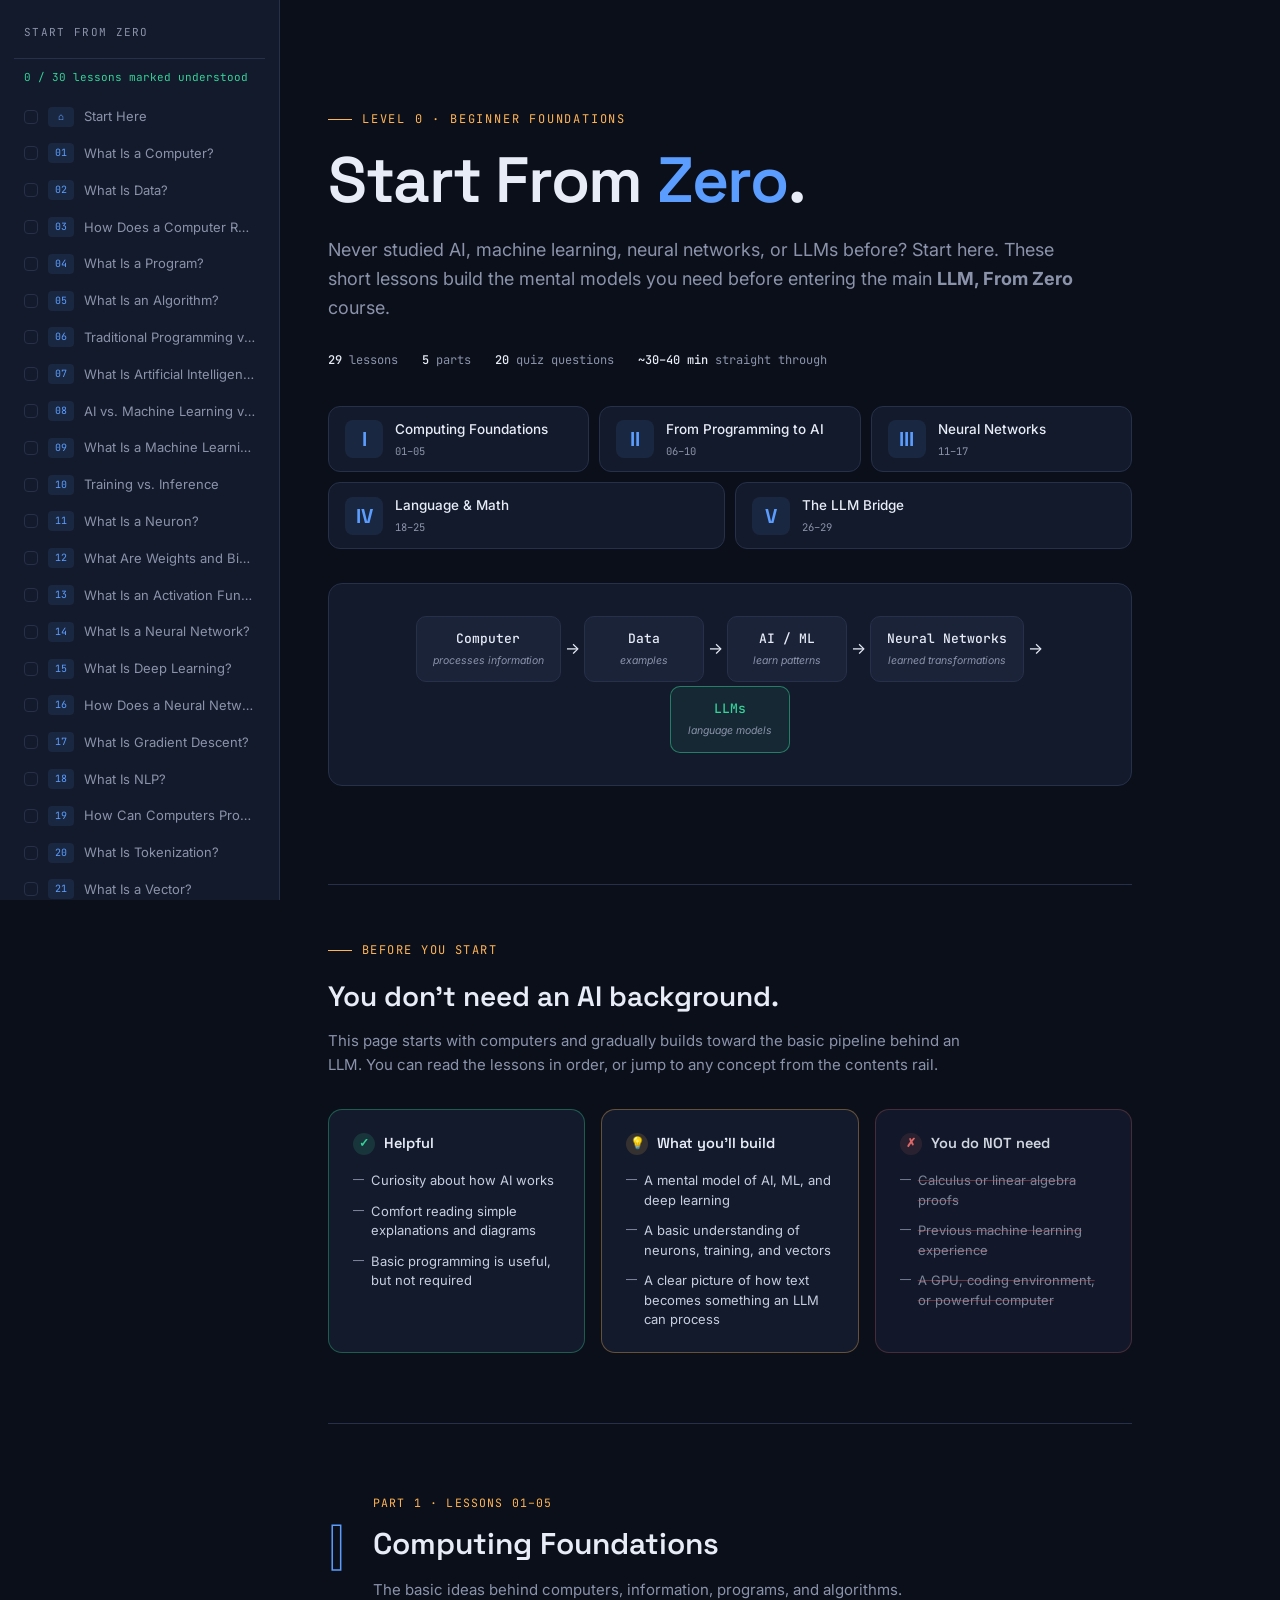
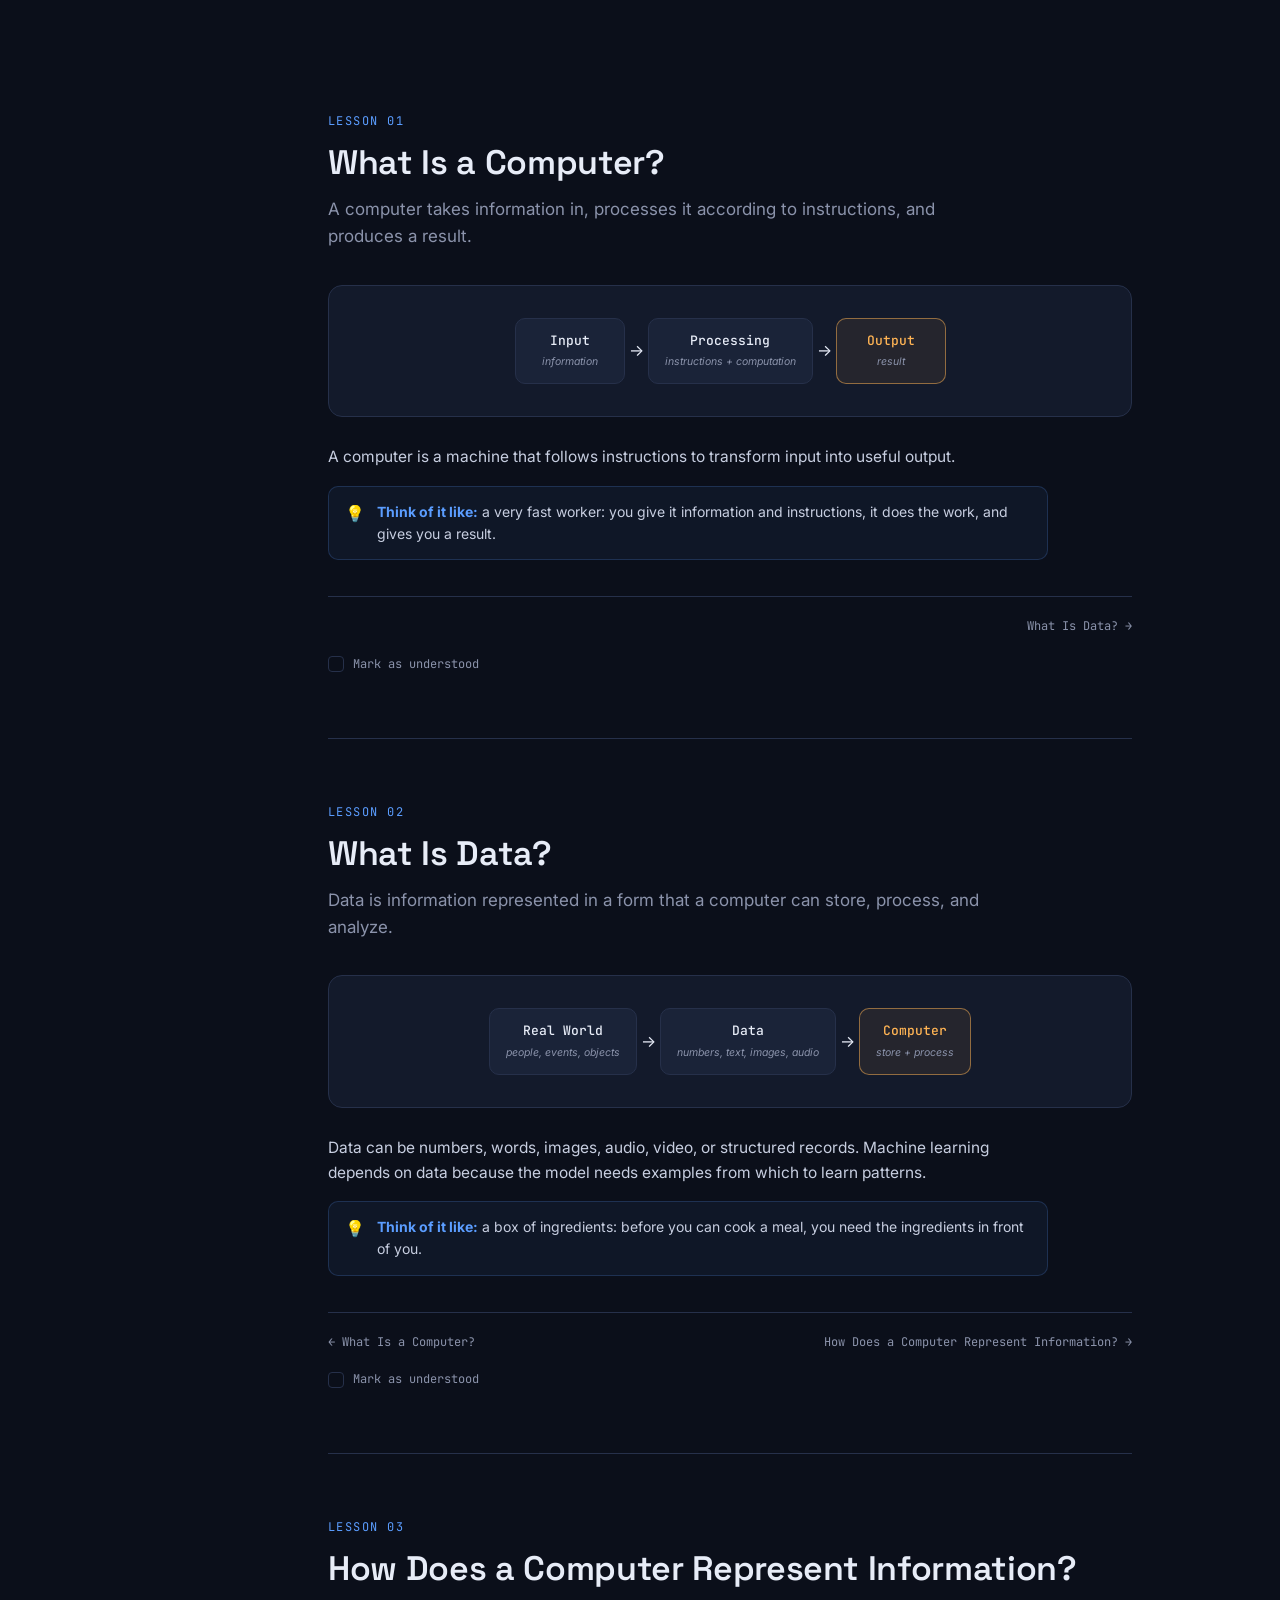
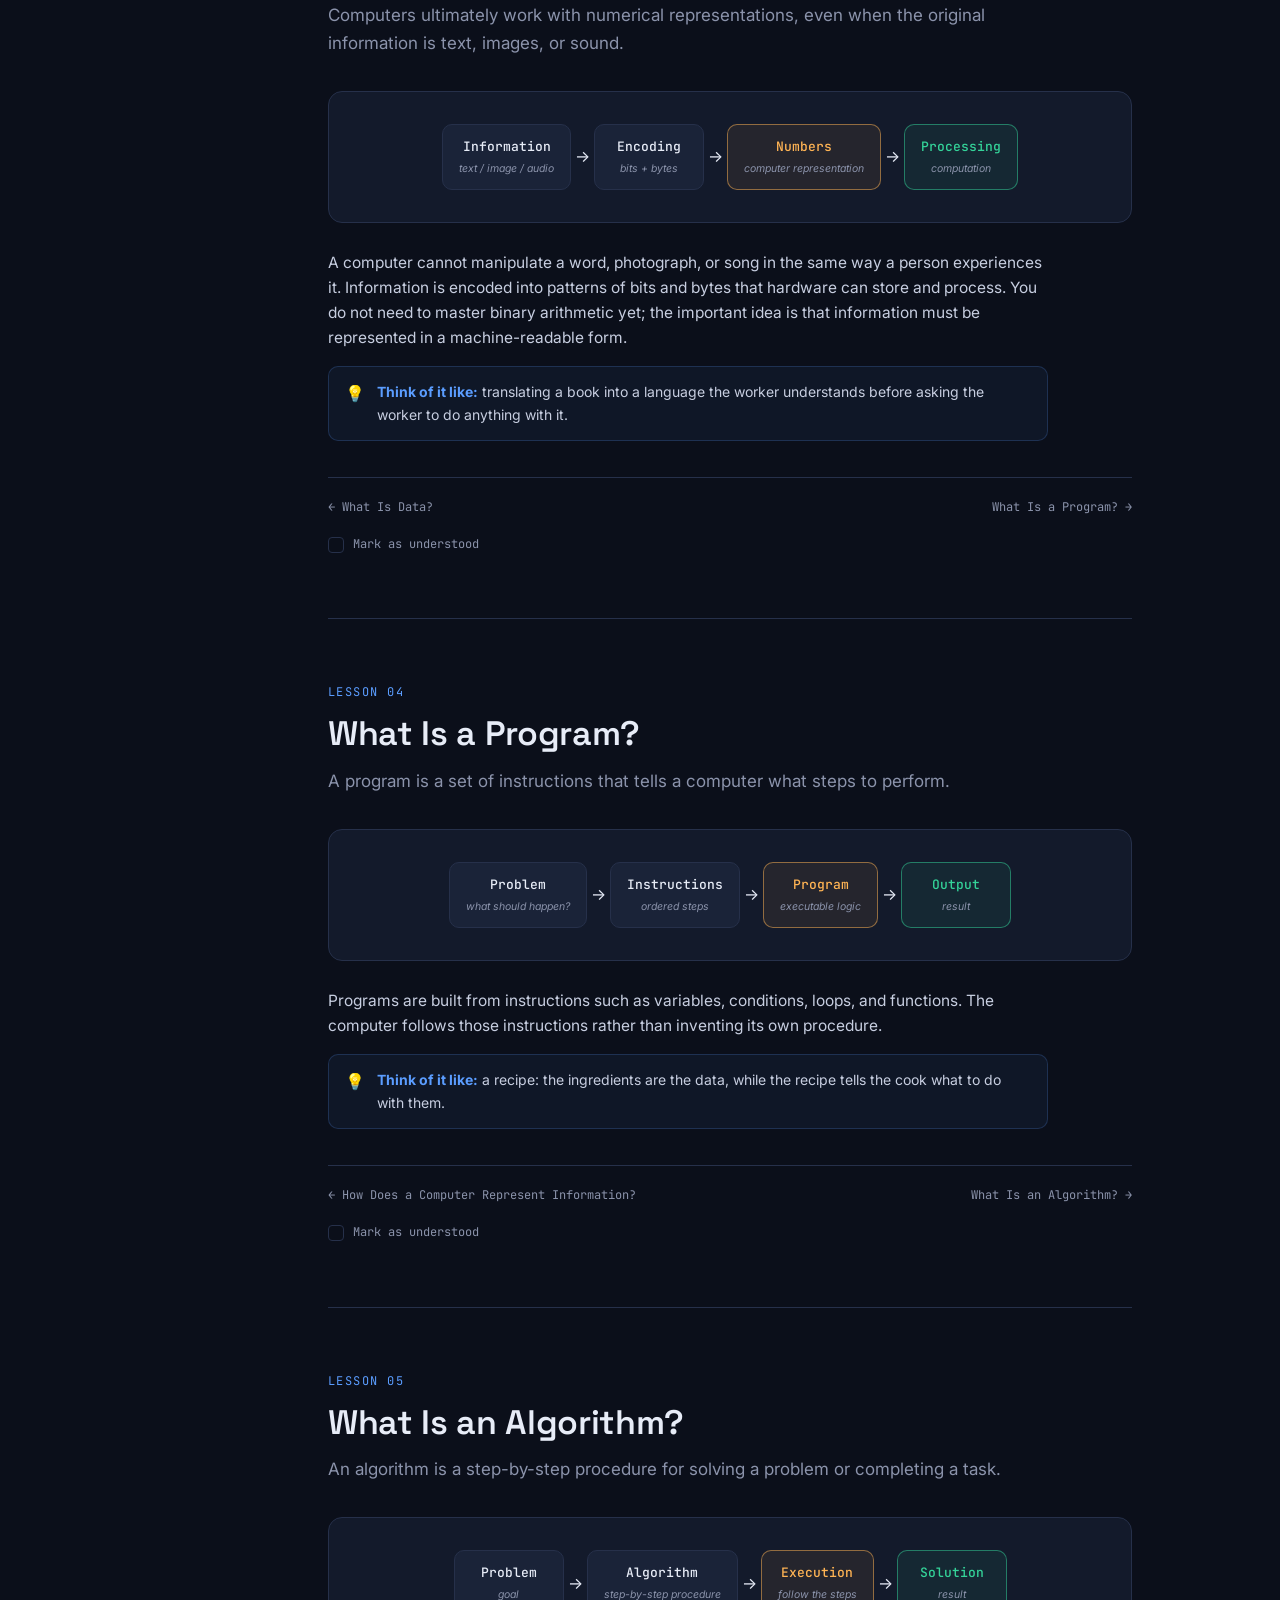
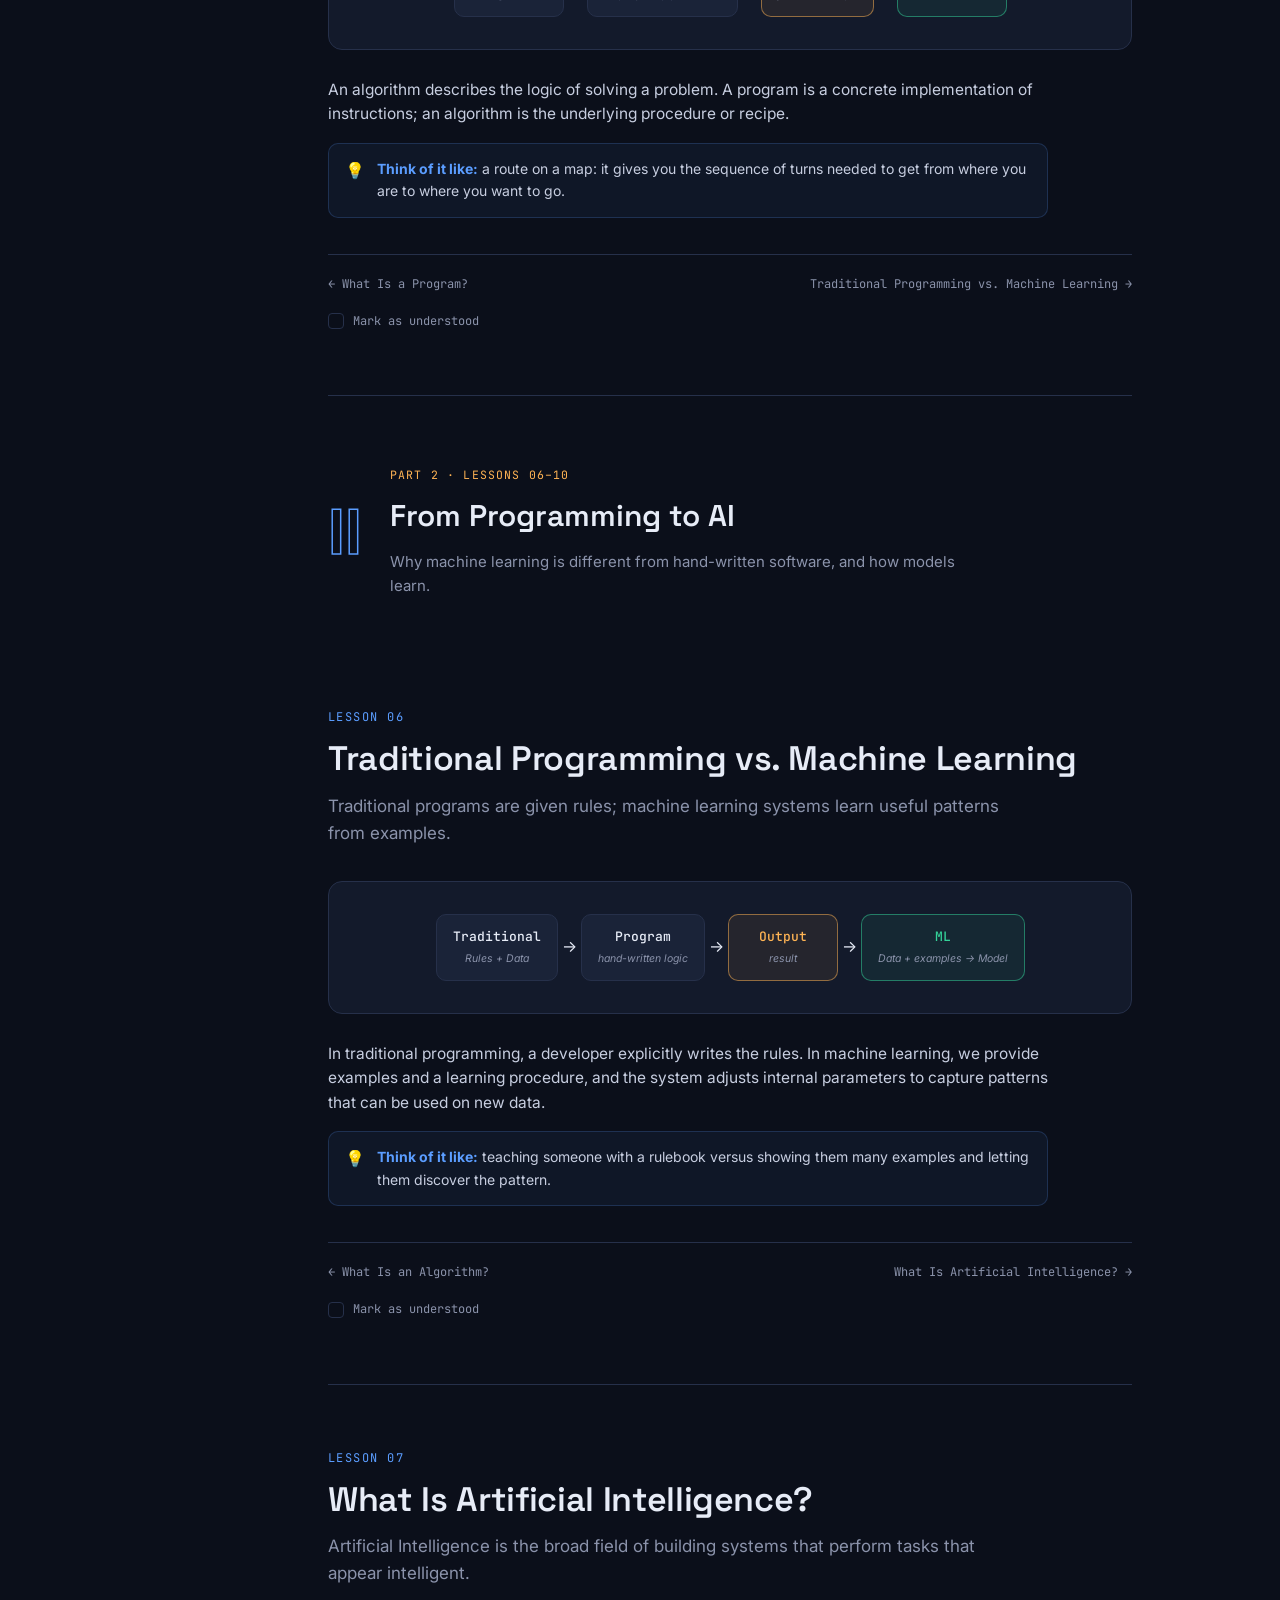
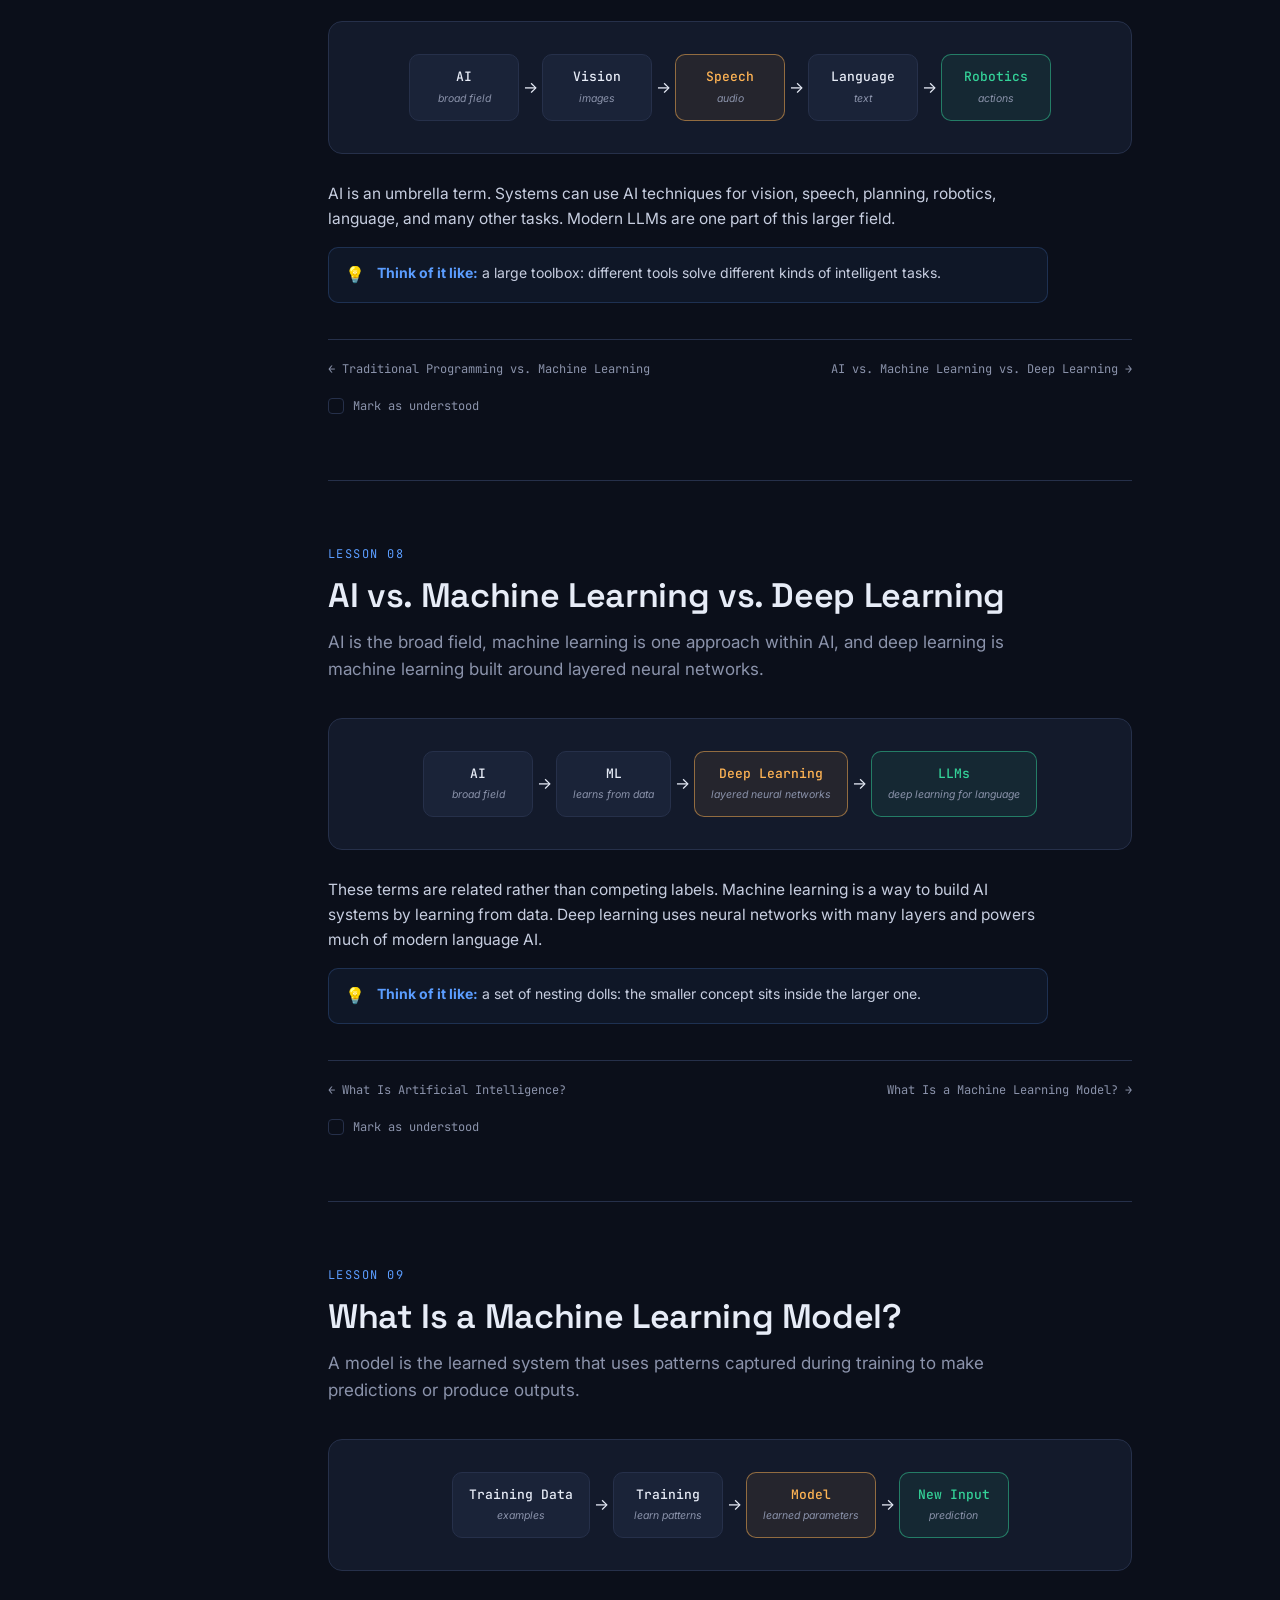
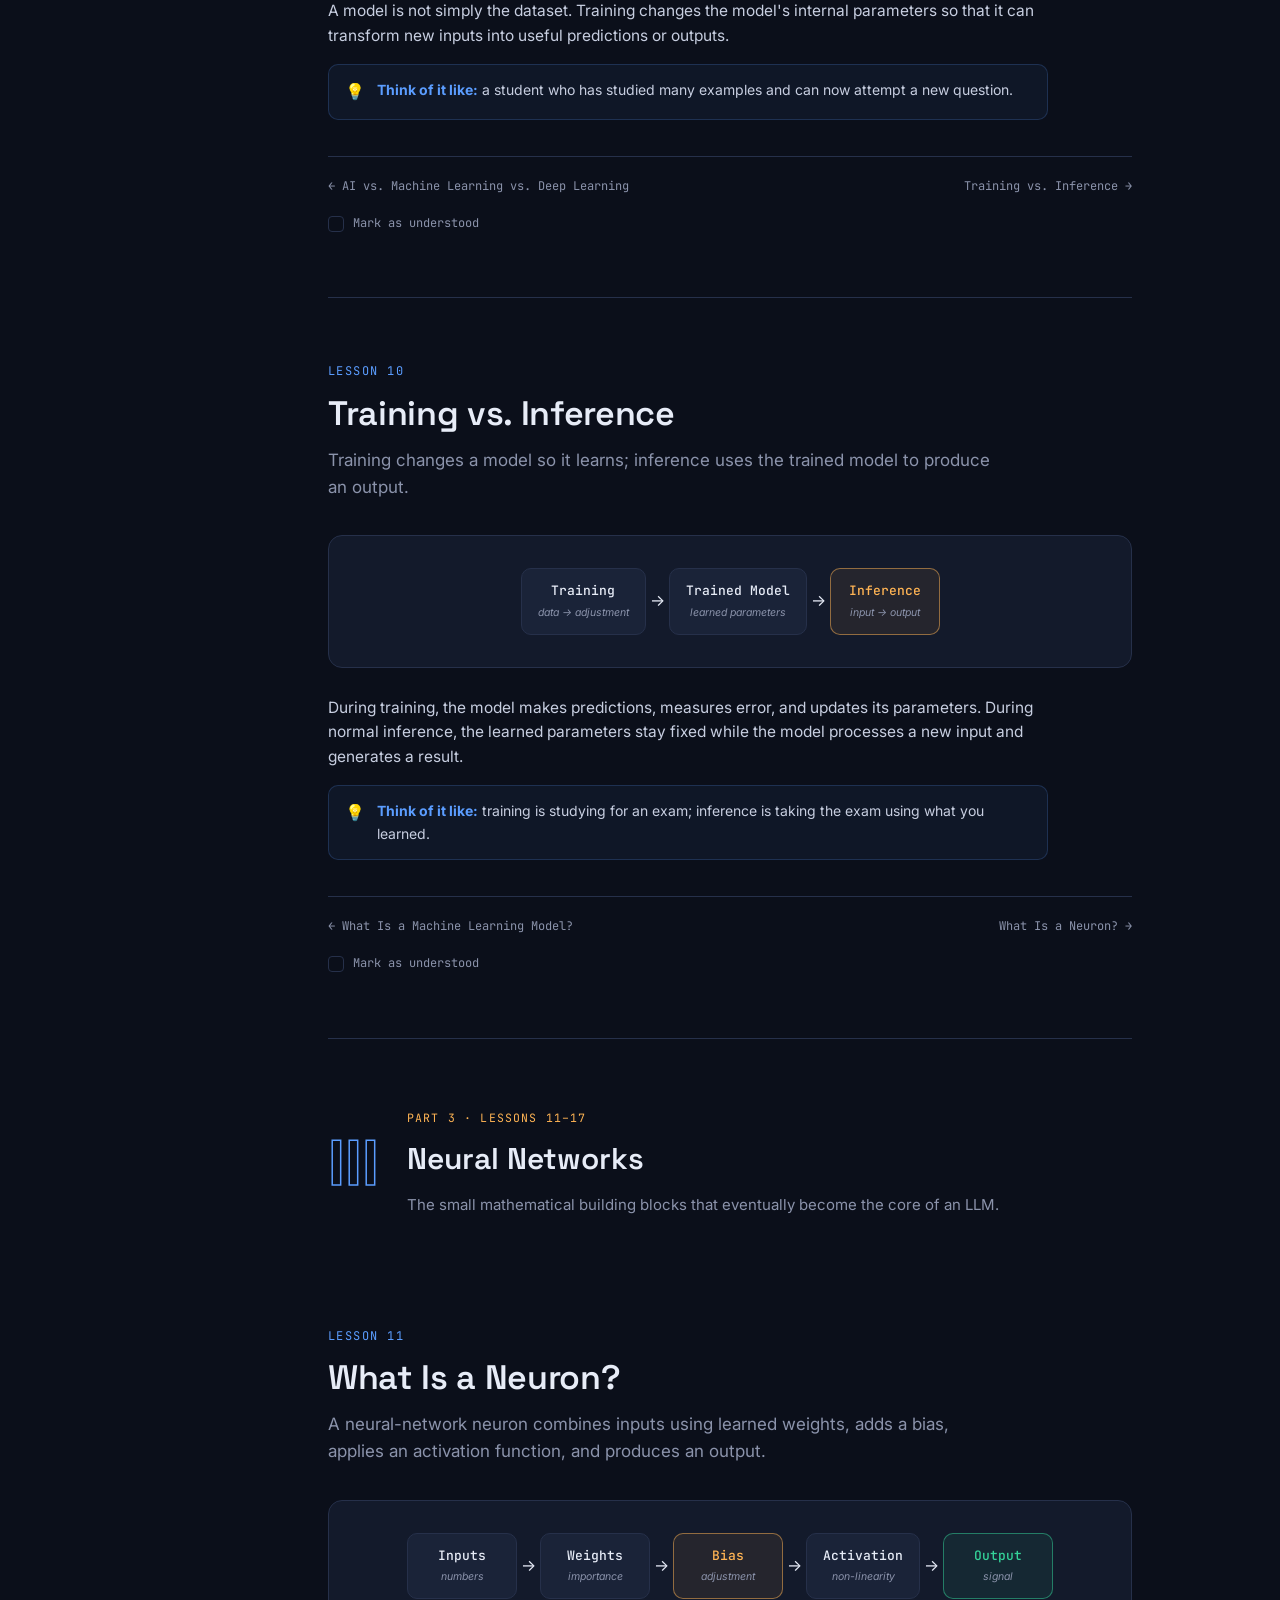
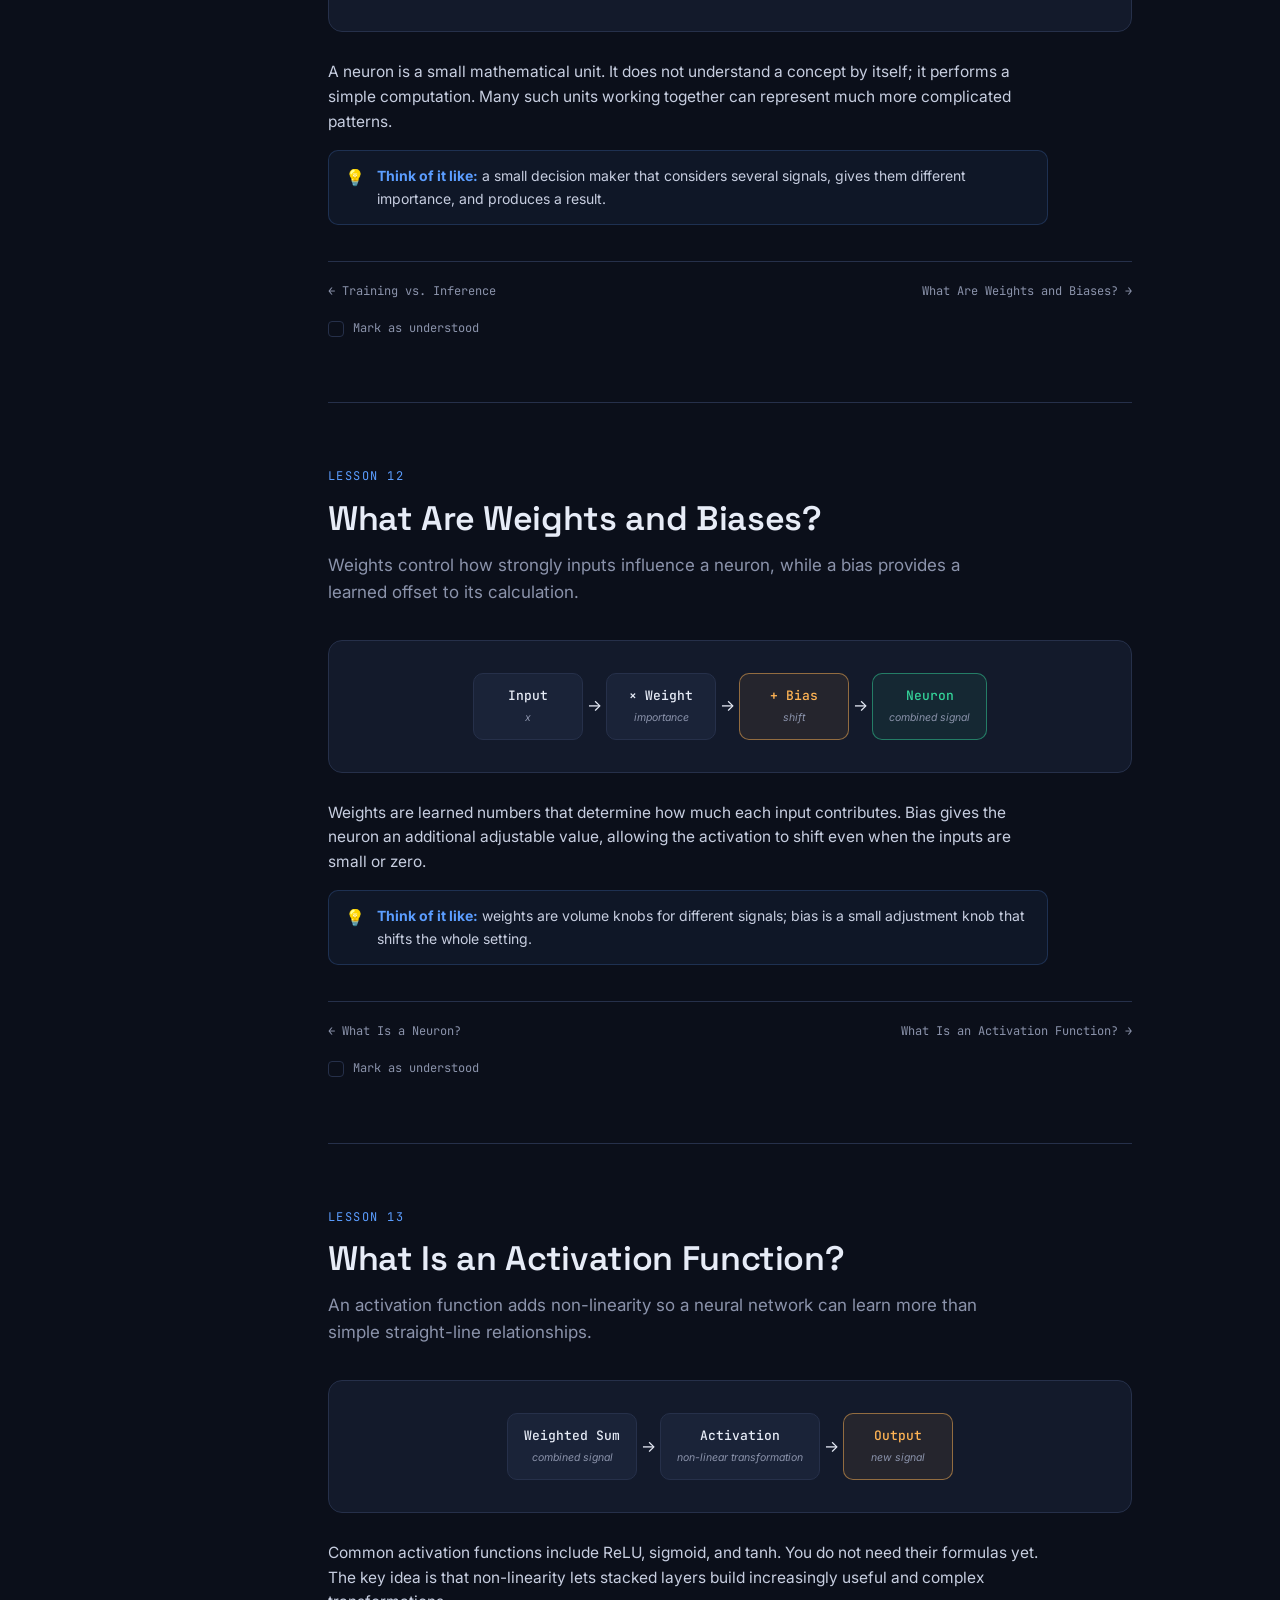
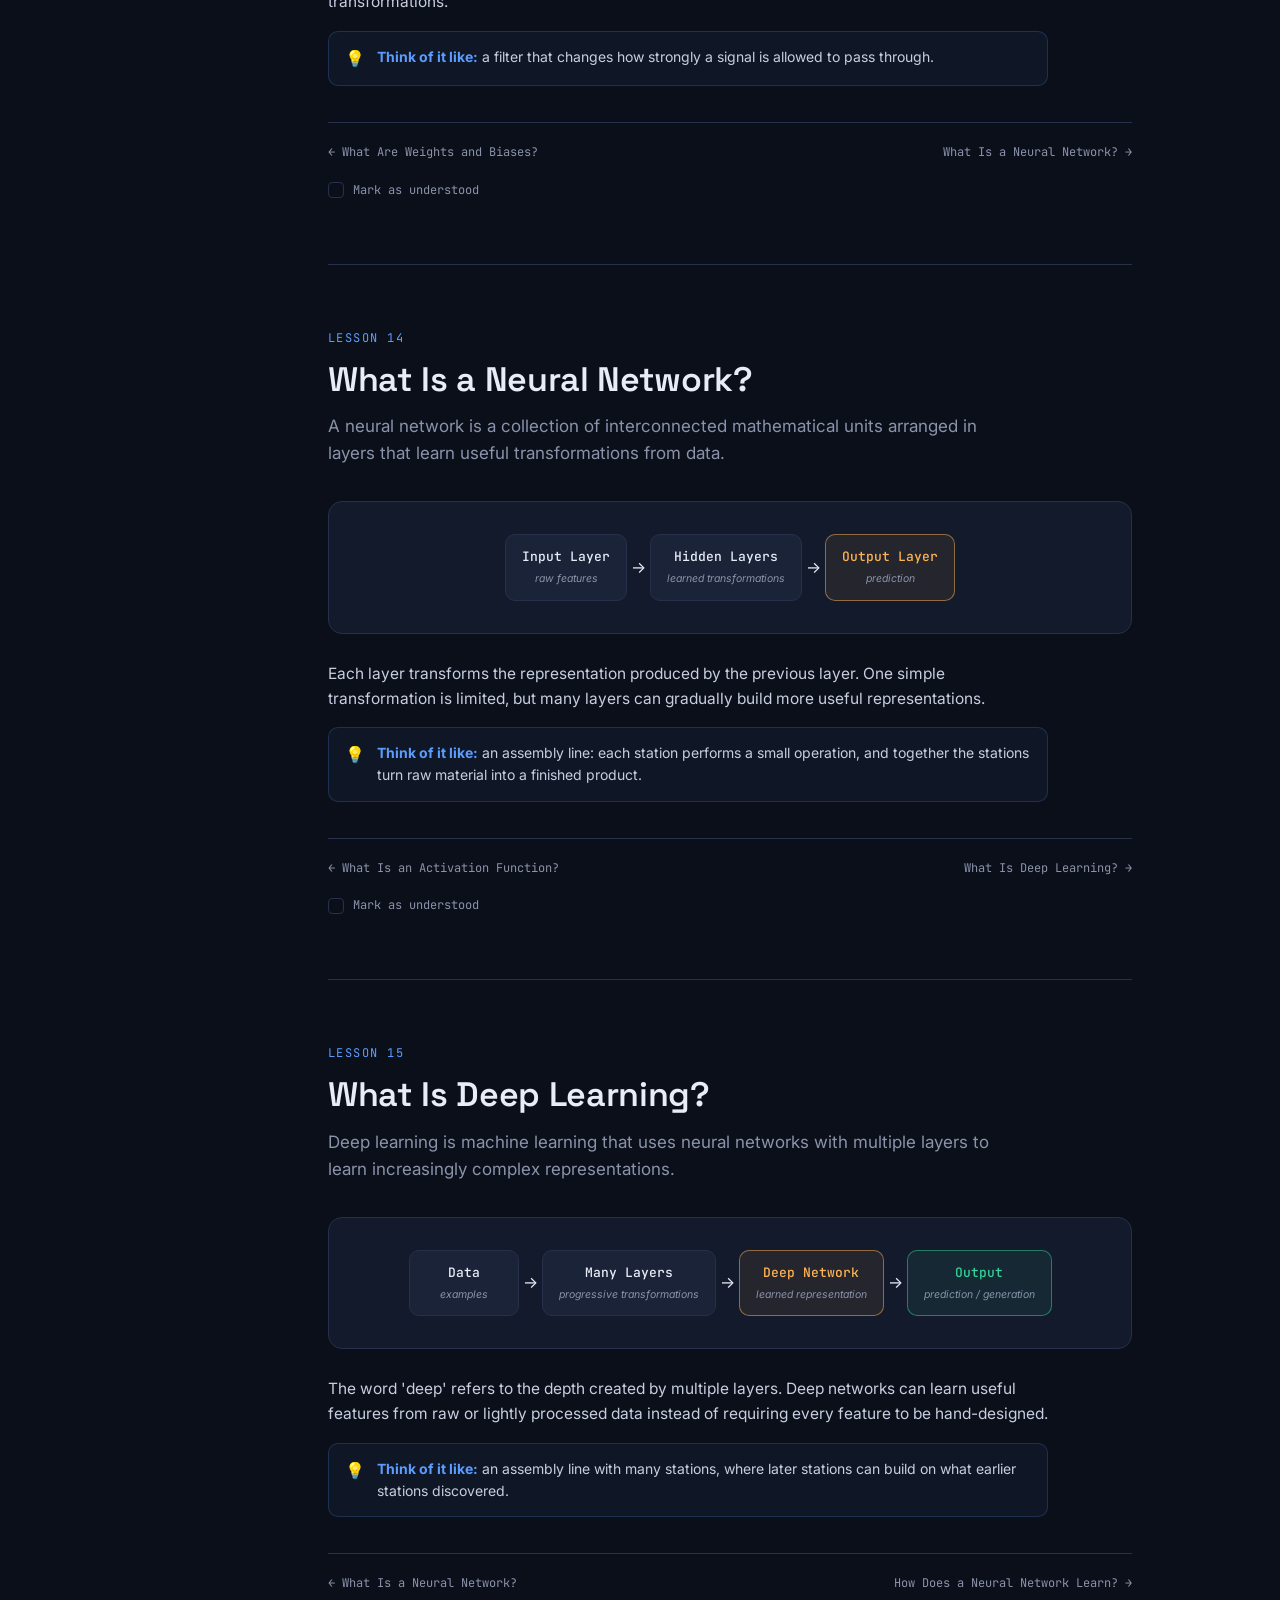
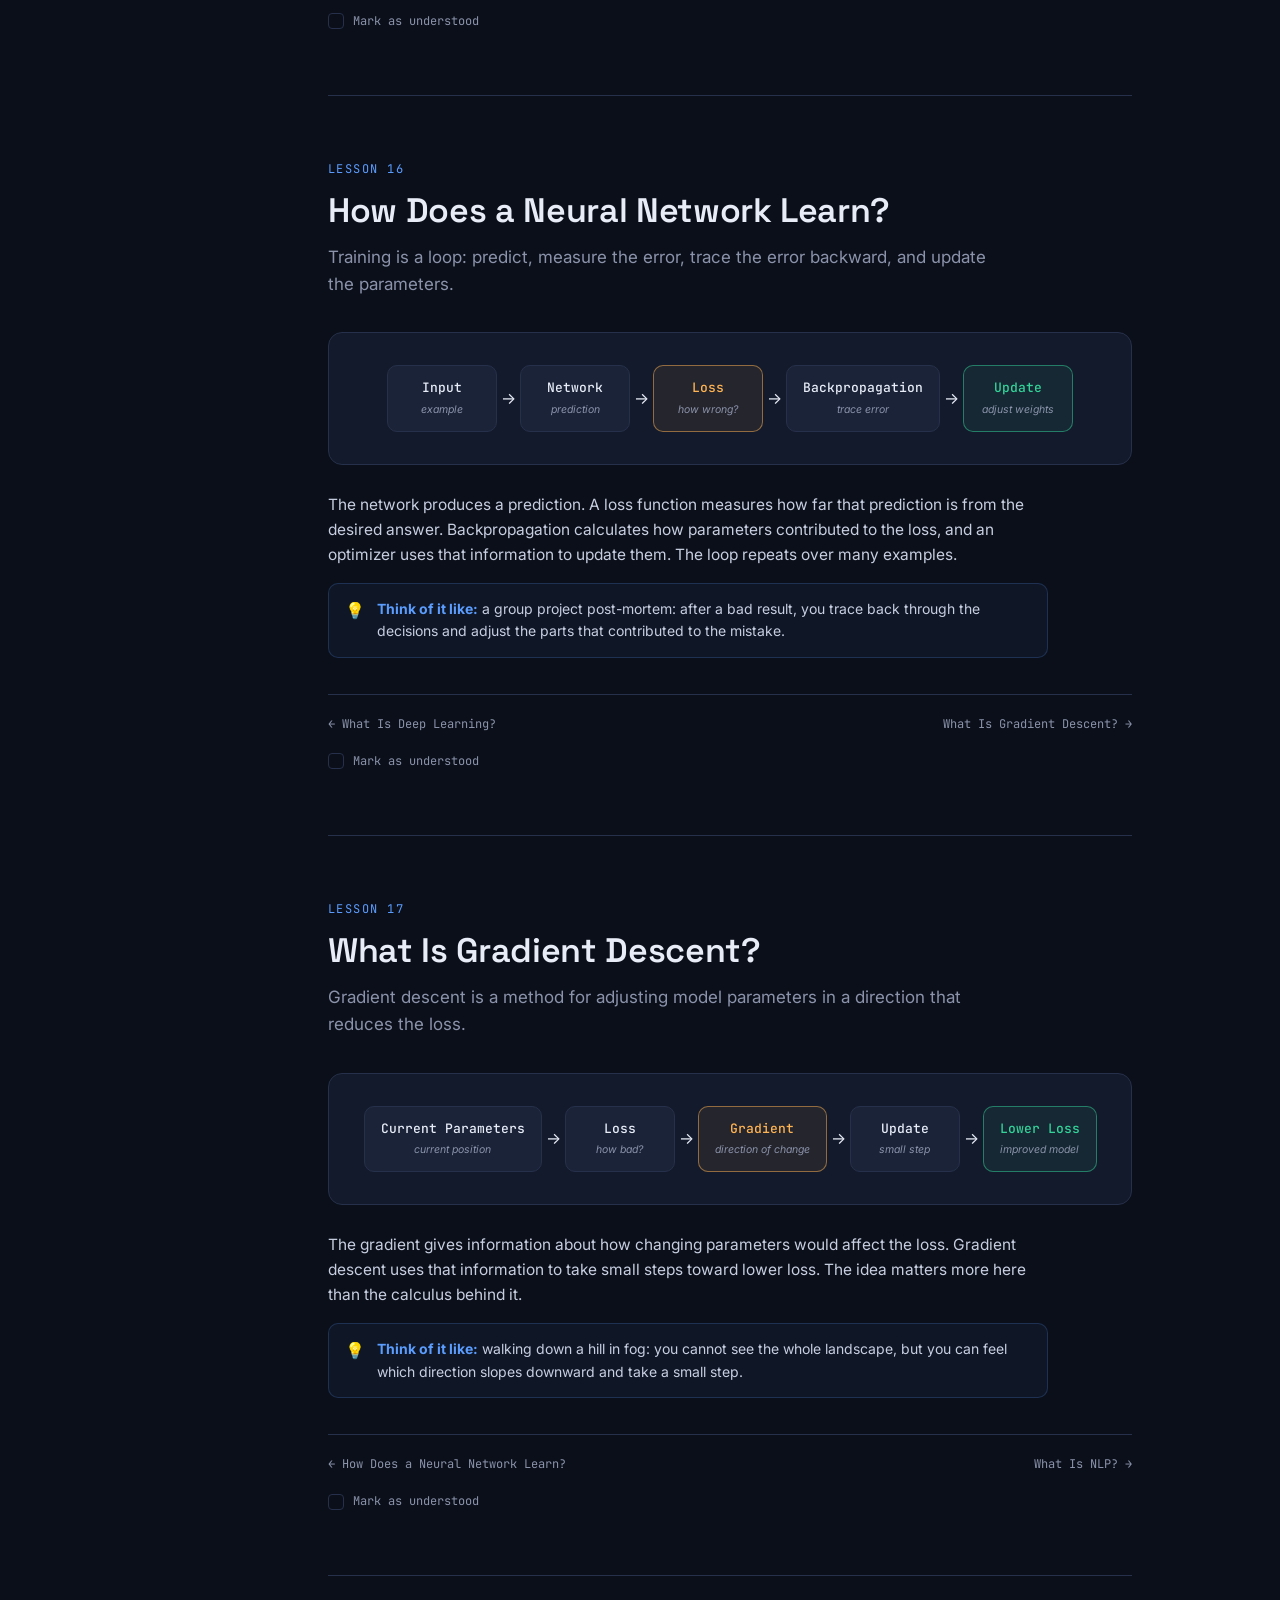
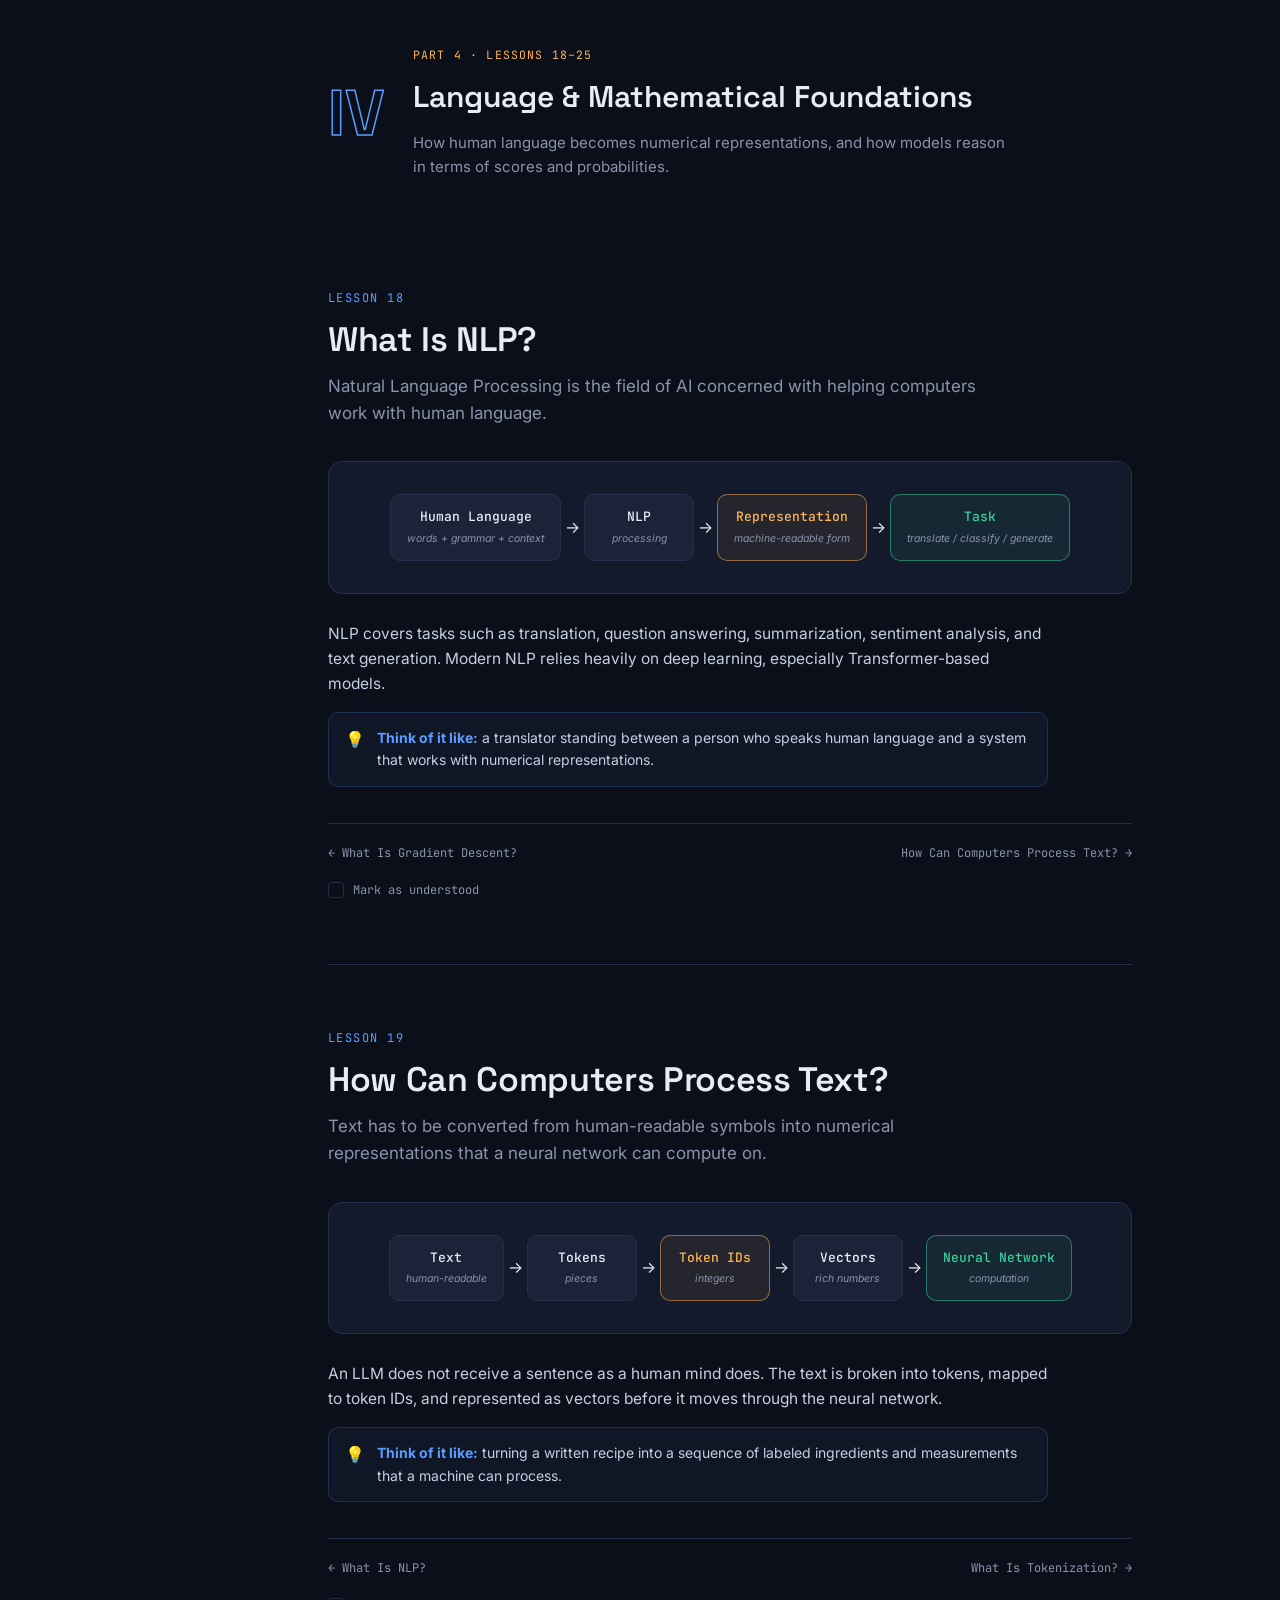
<file: start-from-zero.html>
<!DOCTYPE html>
<html lang="en">
<head>
<meta charset="UTF-8">
<meta name="viewport" content="width=device-width, initial-scale=1.0">
<title>Start From Zero &mdash; LLM, From Zero</title>
<link rel="icon" type="image/x-icon" href="favicon.ico">
<link rel="icon" type="image/png" sizes="192x192" href="icon-192.png">
<link rel="icon" type="image/png" sizes="512x512" href="icon-512.png">
<link rel="apple-touch-icon" href="apple-touch-icon.png">
<link rel="preconnect" href="https://fonts.googleapis.com">
<link rel="preconnect" href="https://fonts.gstatic.com" crossorigin>
<link href="https://fonts.googleapis.com/css2?family=Space+Grotesk:wght@500;600;700&family=Inter:wght@400;500;600&family=JetBrains+Mono:wght@400;500;700&display=swap" rel="stylesheet">
<link rel="stylesheet" href="css/styles.css">
<style>
/* Small page-specific additions; the main visual system is reused from styles.css. */
.zero-hero .hero-sub { max-width: 760px; }
.zero-meta { margin-top: 18px; display:flex; gap:18px; flex-wrap:wrap; }
.zero-meta span { font-size:.9rem; opacity:.82; }
.foundation-map { margin-top: 34px; }
.foundation-map .node { min-width: 120px; }
.quiz-final { margin-top: 60px; }
.quiz-final .quiz-intro { color: var(--muted, #9aa); max-width: 760px; margin-bottom: 24px; }
.readiness { margin-top: 28px; padding: 24px; border:1px solid rgba(255,255,255,.1); border-radius:16px; background:rgba(255,255,255,.025); display:none; }
.readiness strong { font-family:"Space Grotesk",sans-serif; }
.quiz-reset { margin-top:18px; }
.quiz-reset button { border:1px solid rgba(255,255,255,.15); background:transparent; color:inherit; border-radius:10px; padding:9px 14px; cursor:pointer; }
</style>
</head>
<body>
<div id="progress"></div>

<button id="navtoggle">&#9776; Contents</button>
<nav id="navrail">
  <div class="navrail-title">Start From Zero</div>
  <div class="progress-counter" id="progresscounter">0 / 30 lessons marked understood</div>
  <a href="#top" class="nav-item"><span class="nav-check"></span><span class="nav-num">&#8962;</span><span class="nav-title">Start Here</span></a>
  <a href="#z01" class="nav-item" data-lesson="z01"><span class="nav-check"></span><span class="nav-num">01</span><span class="nav-title">What Is a Computer?</span></a>
<a href="#z02" class="nav-item" data-lesson="z02"><span class="nav-check"></span><span class="nav-num">02</span><span class="nav-title">What Is Data?</span></a>
<a href="#z03" class="nav-item" data-lesson="z03"><span class="nav-check"></span><span class="nav-num">03</span><span class="nav-title">How Does a Computer Represent Information?</span></a>
<a href="#z04" class="nav-item" data-lesson="z04"><span class="nav-check"></span><span class="nav-num">04</span><span class="nav-title">What Is a Program?</span></a>
<a href="#z05" class="nav-item" data-lesson="z05"><span class="nav-check"></span><span class="nav-num">05</span><span class="nav-title">What Is an Algorithm?</span></a>
<a href="#z06" class="nav-item" data-lesson="z06"><span class="nav-check"></span><span class="nav-num">06</span><span class="nav-title">Traditional Programming vs. Machine Learning</span></a>
<a href="#z07" class="nav-item" data-lesson="z07"><span class="nav-check"></span><span class="nav-num">07</span><span class="nav-title">What Is Artificial Intelligence?</span></a>
<a href="#z08" class="nav-item" data-lesson="z08"><span class="nav-check"></span><span class="nav-num">08</span><span class="nav-title">AI vs. Machine Learning vs. Deep Learning</span></a>
<a href="#z09" class="nav-item" data-lesson="z09"><span class="nav-check"></span><span class="nav-num">09</span><span class="nav-title">What Is a Machine Learning Model?</span></a>
<a href="#z10" class="nav-item" data-lesson="z10"><span class="nav-check"></span><span class="nav-num">10</span><span class="nav-title">Training vs. Inference</span></a>
<a href="#z11" class="nav-item" data-lesson="z11"><span class="nav-check"></span><span class="nav-num">11</span><span class="nav-title">What Is a Neuron?</span></a>
<a href="#z12" class="nav-item" data-lesson="z12"><span class="nav-check"></span><span class="nav-num">12</span><span class="nav-title">What Are Weights and Biases?</span></a>
<a href="#z13" class="nav-item" data-lesson="z13"><span class="nav-check"></span><span class="nav-num">13</span><span class="nav-title">What Is an Activation Function?</span></a>
<a href="#z14" class="nav-item" data-lesson="z14"><span class="nav-check"></span><span class="nav-num">14</span><span class="nav-title">What Is a Neural Network?</span></a>
<a href="#z15" class="nav-item" data-lesson="z15"><span class="nav-check"></span><span class="nav-num">15</span><span class="nav-title">What Is Deep Learning?</span></a>
<a href="#z16" class="nav-item" data-lesson="z16"><span class="nav-check"></span><span class="nav-num">16</span><span class="nav-title">How Does a Neural Network Learn?</span></a>
<a href="#z17" class="nav-item" data-lesson="z17"><span class="nav-check"></span><span class="nav-num">17</span><span class="nav-title">What Is Gradient Descent?</span></a>
<a href="#z18" class="nav-item" data-lesson="z18"><span class="nav-check"></span><span class="nav-num">18</span><span class="nav-title">What Is NLP?</span></a>
<a href="#z19" class="nav-item" data-lesson="z19"><span class="nav-check"></span><span class="nav-num">19</span><span class="nav-title">How Can Computers Process Text?</span></a>
<a href="#z20" class="nav-item" data-lesson="z20"><span class="nav-check"></span><span class="nav-num">20</span><span class="nav-title">What Is Tokenization?</span></a>
<a href="#z21" class="nav-item" data-lesson="z21"><span class="nav-check"></span><span class="nav-num">21</span><span class="nav-title">What Is a Vector?</span></a>
<a href="#z22" class="nav-item" data-lesson="z22"><span class="nav-check"></span><span class="nav-num">22</span><span class="nav-title">What Is a Vector Space?</span></a>
<a href="#z23" class="nav-item" data-lesson="z23"><span class="nav-check"></span><span class="nav-num">23</span><span class="nav-title">What Is an Embedding?</span></a>
<a href="#z24" class="nav-item" data-lesson="z24"><span class="nav-check"></span><span class="nav-num">24</span><span class="nav-title">What Is Probability?</span></a>
<a href="#z25" class="nav-item" data-lesson="z25"><span class="nav-check"></span><span class="nav-num">25</span><span class="nav-title">What Are Logits and Softmax?</span></a>
<a href="#z26" class="nav-item" data-lesson="z26"><span class="nav-check"></span><span class="nav-num">26</span><span class="nav-title">What Is Generative AI?</span></a>
<a href="#z27" class="nav-item" data-lesson="z27"><span class="nav-check"></span><span class="nav-num">27</span><span class="nav-title">What Is a Language Model?</span></a>
<a href="#z28" class="nav-item" data-lesson="z28"><span class="nav-check"></span><span class="nav-num">28</span><span class="nav-title">What Is an LLM?</span></a>
<a href="#z29" class="nav-item" data-lesson="z29"><span class="nav-check"></span><span class="nav-num">29</span><span class="nav-title">How Does an LLM Generate Text?</span></a>
  <a href="#final-quiz" class="nav-item"><span class="nav-check"></span><span class="nav-num">Q</span><span class="nav-title">Foundation Quiz</span></a>
</nav>

<main id="top">
  <section class="hero zero-hero">
    <div class="hero-eyebrow">Level 0 &middot; Beginner Foundations</div>
    <h1>Start From <span class="accent">Zero</span>.</h1>
    <p class="hero-sub">Never studied AI, machine learning, neural networks, or LLMs before? Start here. These short lessons build the mental models you need before entering the main <strong>LLM, From Zero</strong> course.</p>
    <div class="hero-meta">
      <span><b>29</b> lessons</span>
      <span><b>5</b> parts</span>
      <span><b>20</b> quiz questions</span>
      <span><b>~30&ndash;40 min</b> straight through</span>
    </div>
    <div class="roadmap">
      <a href="#part1" class="roadmap-chip"><span class="roadmap-roman">I</span><span class="roadmap-info"><span class="roadmap-title">Computing Foundations</span><span class="roadmap-range">01&ndash;05</span></span></a>
      <a href="#part2" class="roadmap-chip"><span class="roadmap-roman">II</span><span class="roadmap-info"><span class="roadmap-title">From Programming to AI</span><span class="roadmap-range">06&ndash;10</span></span></a>
      <a href="#part3" class="roadmap-chip"><span class="roadmap-roman">III</span><span class="roadmap-info"><span class="roadmap-title">Neural Networks</span><span class="roadmap-range">11&ndash;17</span></span></a>
      <a href="#part4" class="roadmap-chip"><span class="roadmap-roman">IV</span><span class="roadmap-info"><span class="roadmap-title">Language &amp; Math</span><span class="roadmap-range">18&ndash;25</span></span></a>
      <a href="#part5" class="roadmap-chip"><span class="roadmap-roman">V</span><span class="roadmap-info"><span class="roadmap-title">The LLM Bridge</span><span class="roadmap-range">26&ndash;29</span></span></a>
    </div>

    <div class="diagram flow-row foundation-map">
      <div class="node"><span class="node-label">Computer</span><span class="node-sub">processes information</span></div>
      <div class="arrow">&#8594;</div>
      <div class="node"><span class="node-label">Data</span><span class="node-sub">examples</span></div>
      <div class="arrow">&#8594;</div>
      <div class="node"><span class="node-label">AI / ML</span><span class="node-sub">learn patterns</span></div>
      <div class="arrow">&#8594;</div>
      <div class="node"><span class="node-label">Neural Networks</span><span class="node-sub">learned transformations</span></div>
      <div class="arrow">&#8594;</div>
      <div class="node kind-green"><span class="node-label">LLMs</span><span class="node-sub">language models</span></div>
    </div>
  </section>

  <section class="prereq-section">
    <div class="prereq-header">
      <span class="prereq-eyebrow">Before You Start</span>
      <h2 class="prereq-heading">You don't need an AI background.</h2>
      <p class="prereq-sub">This page starts with computers and gradually builds toward the basic pipeline behind an LLM. You can read the lessons in order, or jump to any concept from the contents rail.</p>
    </div>
    <div class="prereq-grid">
      <div class="prereq-col prereq-required">
        <div class="prereq-col-title"><span class="prereq-icon">&#10003;</span> Helpful</div>
        <ul class="prereq-list"><li>Curiosity about how AI works</li><li>Comfort reading simple explanations and diagrams</li><li>Basic programming is useful, but not required</li></ul>
      </div>
      <div class="prereq-col prereq-helpful">
        <div class="prereq-col-title"><span class="prereq-icon">&#128161;</span> What you'll build</div>
        <ul class="prereq-list"><li>A mental model of AI, ML, and deep learning</li><li>A basic understanding of neurons, training, and vectors</li><li>A clear picture of how text becomes something an LLM can process</li></ul>
      </div>
      <div class="prereq-col prereq-skip">
        <div class="prereq-col-title"><span class="prereq-icon">&#10007;</span> You do NOT need</div>
        <ul class="prereq-list"><li>Calculus or linear algebra proofs</li><li>Previous machine learning experience</li><li>A GPU, coding environment, or powerful computer</li></ul>
      </div>
    </div>
  </section>

  <section class="chapter-divider" id="part1">
    <div class="chapter-roman">I</div><div class="chapter-info">
      <div class="chapter-eyebrow">Part 1 &middot; Lessons 01&ndash;05</div>
      <h2 class="chapter-title">Computing Foundations</h2>
      <p class="chapter-desc">The basic ideas behind computers, information, programs, and algorithms.</p>
    </div>
  </section>

    <section class="lesson" id="z01">
      <div class="lesson-eyebrow">Lesson 01</div>
      <h2 class="lesson-title">What Is a Computer?</h2>
      <p class="lesson-thesis">A computer takes information in, processes it according to instructions, and produces a result.</p>

      <div class="diagram flow-row">
        <div class="node "><span class="node-label">Input</span><span class="node-sub">information</span></div>
<div class="arrow">&#8594;</div>
<div class="node "><span class="node-label">Processing</span><span class="node-sub">instructions + computation</span></div>
<div class="arrow">&#8594;</div>
<div class="node kind-amber"><span class="node-label">Output</span><span class="node-sub">result</span></div>
      </div>

      <div class="lesson-body">
        <p class="explain">A computer is a machine that follows instructions to transform input into useful output.</p>
        <div class="note note-analogy"><span class="note-icon">&#128161;</span><div><strong>Think of it like:</strong> a very fast worker: you give it information and instructions, it does the work, and gives you a result.</div></div>
      </div>

      <div class="lesson-nav">
        <span class='lesson-nav-link spacer'></span>
        <a class="lesson-nav-link next" href="#z02">What Is Data? &rarr;</a>
      </div>
      <div class="lesson-footer">
        <label class="mark-done"><input type="checkbox" class="done-check" data-lesson="z01"><span class="done-box"></span> Mark as understood</label>
      </div>
    </section>


    <section class="lesson" id="z02">
      <div class="lesson-eyebrow">Lesson 02</div>
      <h2 class="lesson-title">What Is Data?</h2>
      <p class="lesson-thesis">Data is information represented in a form that a computer can store, process, and analyze.</p>

      <div class="diagram flow-row">
        <div class="node "><span class="node-label">Real World</span><span class="node-sub">people, events, objects</span></div>
<div class="arrow">&#8594;</div>
<div class="node "><span class="node-label">Data</span><span class="node-sub">numbers, text, images, audio</span></div>
<div class="arrow">&#8594;</div>
<div class="node kind-amber"><span class="node-label">Computer</span><span class="node-sub">store + process</span></div>
      </div>

      <div class="lesson-body">
        <p class="explain">Data can be numbers, words, images, audio, video, or structured records. Machine learning depends on data because the model needs examples from which to learn patterns.</p>
        <div class="note note-analogy"><span class="note-icon">&#128161;</span><div><strong>Think of it like:</strong> a box of ingredients: before you can cook a meal, you need the ingredients in front of you.</div></div>
      </div>

      <div class="lesson-nav">
        <a class='lesson-nav-link prev' href='#z01'>← What Is a Computer?</a>
        <a class="lesson-nav-link next" href="#z03">How Does a Computer Represent Information? &rarr;</a>
      </div>
      <div class="lesson-footer">
        <label class="mark-done"><input type="checkbox" class="done-check" data-lesson="z02"><span class="done-box"></span> Mark as understood</label>
      </div>
    </section>


    <section class="lesson" id="z03">
      <div class="lesson-eyebrow">Lesson 03</div>
      <h2 class="lesson-title">How Does a Computer Represent Information?</h2>
      <p class="lesson-thesis">Computers ultimately work with numerical representations, even when the original information is text, images, or sound.</p>

      <div class="diagram flow-row">
        <div class="node "><span class="node-label">Information</span><span class="node-sub">text / image / audio</span></div>
<div class="arrow">&#8594;</div>
<div class="node "><span class="node-label">Encoding</span><span class="node-sub">bits + bytes</span></div>
<div class="arrow">&#8594;</div>
<div class="node kind-amber"><span class="node-label">Numbers</span><span class="node-sub">computer representation</span></div>
<div class="arrow">&#8594;</div>
<div class="node kind-green"><span class="node-label">Processing</span><span class="node-sub">computation</span></div>
      </div>

      <div class="lesson-body">
        <p class="explain">A computer cannot manipulate a word, photograph, or song in the same way a person experiences it. Information is encoded into patterns of bits and bytes that hardware can store and process. You do not need to master binary arithmetic yet; the important idea is that information must be represented in a machine-readable form.</p>
        <div class="note note-analogy"><span class="note-icon">&#128161;</span><div><strong>Think of it like:</strong> translating a book into a language the worker understands before asking the worker to do anything with it.</div></div>
      </div>

      <div class="lesson-nav">
        <a class='lesson-nav-link prev' href='#z02'>← What Is Data?</a>
        <a class="lesson-nav-link next" href="#z04">What Is a Program? &rarr;</a>
      </div>
      <div class="lesson-footer">
        <label class="mark-done"><input type="checkbox" class="done-check" data-lesson="z03"><span class="done-box"></span> Mark as understood</label>
      </div>
    </section>


    <section class="lesson" id="z04">
      <div class="lesson-eyebrow">Lesson 04</div>
      <h2 class="lesson-title">What Is a Program?</h2>
      <p class="lesson-thesis">A program is a set of instructions that tells a computer what steps to perform.</p>

      <div class="diagram flow-row">
        <div class="node "><span class="node-label">Problem</span><span class="node-sub">what should happen?</span></div>
<div class="arrow">&#8594;</div>
<div class="node "><span class="node-label">Instructions</span><span class="node-sub">ordered steps</span></div>
<div class="arrow">&#8594;</div>
<div class="node kind-amber"><span class="node-label">Program</span><span class="node-sub">executable logic</span></div>
<div class="arrow">&#8594;</div>
<div class="node kind-green"><span class="node-label">Output</span><span class="node-sub">result</span></div>
      </div>

      <div class="lesson-body">
        <p class="explain">Programs are built from instructions such as variables, conditions, loops, and functions. The computer follows those instructions rather than inventing its own procedure.</p>
        <div class="note note-analogy"><span class="note-icon">&#128161;</span><div><strong>Think of it like:</strong> a recipe: the ingredients are the data, while the recipe tells the cook what to do with them.</div></div>
      </div>

      <div class="lesson-nav">
        <a class='lesson-nav-link prev' href='#z03'>← How Does a Computer Represent Information?</a>
        <a class="lesson-nav-link next" href="#z05">What Is an Algorithm? &rarr;</a>
      </div>
      <div class="lesson-footer">
        <label class="mark-done"><input type="checkbox" class="done-check" data-lesson="z04"><span class="done-box"></span> Mark as understood</label>
      </div>
    </section>


    <section class="lesson" id="z05">
      <div class="lesson-eyebrow">Lesson 05</div>
      <h2 class="lesson-title">What Is an Algorithm?</h2>
      <p class="lesson-thesis">An algorithm is a step-by-step procedure for solving a problem or completing a task.</p>

      <div class="diagram flow-row">
        <div class="node "><span class="node-label">Problem</span><span class="node-sub">goal</span></div>
<div class="arrow">&#8594;</div>
<div class="node "><span class="node-label">Algorithm</span><span class="node-sub">step-by-step procedure</span></div>
<div class="arrow">&#8594;</div>
<div class="node kind-amber"><span class="node-label">Execution</span><span class="node-sub">follow the steps</span></div>
<div class="arrow">&#8594;</div>
<div class="node kind-green"><span class="node-label">Solution</span><span class="node-sub">result</span></div>
      </div>

      <div class="lesson-body">
        <p class="explain">An algorithm describes the logic of solving a problem. A program is a concrete implementation of instructions; an algorithm is the underlying procedure or recipe.</p>
        <div class="note note-analogy"><span class="note-icon">&#128161;</span><div><strong>Think of it like:</strong> a route on a map: it gives you the sequence of turns needed to get from where you are to where you want to go.</div></div>
      </div>

      <div class="lesson-nav">
        <a class='lesson-nav-link prev' href='#z04'>← What Is a Program?</a>
        <a class="lesson-nav-link next" href="#z06">Traditional Programming vs. Machine Learning &rarr;</a>
      </div>
      <div class="lesson-footer">
        <label class="mark-done"><input type="checkbox" class="done-check" data-lesson="z05"><span class="done-box"></span> Mark as understood</label>
      </div>
    </section>


  <section class="chapter-divider" id="part2">
    <div class="chapter-roman">II</div><div class="chapter-info">
      <div class="chapter-eyebrow">Part 2 &middot; Lessons 06&ndash;10</div>
      <h2 class="chapter-title">From Programming to AI</h2>
      <p class="chapter-desc">Why machine learning is different from hand-written software, and how models learn.</p>
    </div>
  </section>

    <section class="lesson" id="z06">
      <div class="lesson-eyebrow">Lesson 06</div>
      <h2 class="lesson-title">Traditional Programming vs. Machine Learning</h2>
      <p class="lesson-thesis">Traditional programs are given rules; machine learning systems learn useful patterns from examples.</p>

      <div class="diagram flow-row">
        <div class="node "><span class="node-label">Traditional</span><span class="node-sub">Rules + Data</span></div>
<div class="arrow">&#8594;</div>
<div class="node "><span class="node-label">Program</span><span class="node-sub">hand-written logic</span></div>
<div class="arrow">&#8594;</div>
<div class="node kind-amber"><span class="node-label">Output</span><span class="node-sub">result</span></div>
<div class="arrow">&#8594;</div>
<div class="node kind-green"><span class="node-label">ML</span><span class="node-sub">Data + examples → Model</span></div>
      </div>

      <div class="lesson-body">
        <p class="explain">In traditional programming, a developer explicitly writes the rules. In machine learning, we provide examples and a learning procedure, and the system adjusts internal parameters to capture patterns that can be used on new data.</p>
        <div class="note note-analogy"><span class="note-icon">&#128161;</span><div><strong>Think of it like:</strong> teaching someone with a rulebook versus showing them many examples and letting them discover the pattern.</div></div>
      </div>

      <div class="lesson-nav">
        <a class='lesson-nav-link prev' href='#z05'>← What Is an Algorithm?</a>
        <a class="lesson-nav-link next" href="#z07">What Is Artificial Intelligence? &rarr;</a>
      </div>
      <div class="lesson-footer">
        <label class="mark-done"><input type="checkbox" class="done-check" data-lesson="z06"><span class="done-box"></span> Mark as understood</label>
      </div>
    </section>


    <section class="lesson" id="z07">
      <div class="lesson-eyebrow">Lesson 07</div>
      <h2 class="lesson-title">What Is Artificial Intelligence?</h2>
      <p class="lesson-thesis">Artificial Intelligence is the broad field of building systems that perform tasks that appear intelligent.</p>

      <div class="diagram flow-row">
        <div class="node "><span class="node-label">AI</span><span class="node-sub">broad field</span></div>
<div class="arrow">&#8594;</div>
<div class="node "><span class="node-label">Vision</span><span class="node-sub">images</span></div>
<div class="arrow">&#8594;</div>
<div class="node kind-amber"><span class="node-label">Speech</span><span class="node-sub">audio</span></div>
<div class="arrow">&#8594;</div>
<div class="node "><span class="node-label">Language</span><span class="node-sub">text</span></div>
<div class="arrow">&#8594;</div>
<div class="node kind-green"><span class="node-label">Robotics</span><span class="node-sub">actions</span></div>
      </div>

      <div class="lesson-body">
        <p class="explain">AI is an umbrella term. Systems can use AI techniques for vision, speech, planning, robotics, language, and many other tasks. Modern LLMs are one part of this larger field.</p>
        <div class="note note-analogy"><span class="note-icon">&#128161;</span><div><strong>Think of it like:</strong> a large toolbox: different tools solve different kinds of intelligent tasks.</div></div>
      </div>

      <div class="lesson-nav">
        <a class='lesson-nav-link prev' href='#z06'>← Traditional Programming vs. Machine Learning</a>
        <a class="lesson-nav-link next" href="#z08">AI vs. Machine Learning vs. Deep Learning &rarr;</a>
      </div>
      <div class="lesson-footer">
        <label class="mark-done"><input type="checkbox" class="done-check" data-lesson="z07"><span class="done-box"></span> Mark as understood</label>
      </div>
    </section>


    <section class="lesson" id="z08">
      <div class="lesson-eyebrow">Lesson 08</div>
      <h2 class="lesson-title">AI vs. Machine Learning vs. Deep Learning</h2>
      <p class="lesson-thesis">AI is the broad field, machine learning is one approach within AI, and deep learning is machine learning built around layered neural networks.</p>

      <div class="diagram flow-row">
        <div class="node "><span class="node-label">AI</span><span class="node-sub">broad field</span></div>
<div class="arrow">&#8594;</div>
<div class="node "><span class="node-label">ML</span><span class="node-sub">learns from data</span></div>
<div class="arrow">&#8594;</div>
<div class="node kind-amber"><span class="node-label">Deep Learning</span><span class="node-sub">layered neural networks</span></div>
<div class="arrow">&#8594;</div>
<div class="node kind-green"><span class="node-label">LLMs</span><span class="node-sub">deep learning for language</span></div>
      </div>

      <div class="lesson-body">
        <p class="explain">These terms are related rather than competing labels. Machine learning is a way to build AI systems by learning from data. Deep learning uses neural networks with many layers and powers much of modern language AI.</p>
        <div class="note note-analogy"><span class="note-icon">&#128161;</span><div><strong>Think of it like:</strong> a set of nesting dolls: the smaller concept sits inside the larger one.</div></div>
      </div>

      <div class="lesson-nav">
        <a class='lesson-nav-link prev' href='#z07'>← What Is Artificial Intelligence?</a>
        <a class="lesson-nav-link next" href="#z09">What Is a Machine Learning Model? &rarr;</a>
      </div>
      <div class="lesson-footer">
        <label class="mark-done"><input type="checkbox" class="done-check" data-lesson="z08"><span class="done-box"></span> Mark as understood</label>
      </div>
    </section>


    <section class="lesson" id="z09">
      <div class="lesson-eyebrow">Lesson 09</div>
      <h2 class="lesson-title">What Is a Machine Learning Model?</h2>
      <p class="lesson-thesis">A model is the learned system that uses patterns captured during training to make predictions or produce outputs.</p>

      <div class="diagram flow-row">
        <div class="node "><span class="node-label">Training Data</span><span class="node-sub">examples</span></div>
<div class="arrow">&#8594;</div>
<div class="node "><span class="node-label">Training</span><span class="node-sub">learn patterns</span></div>
<div class="arrow">&#8594;</div>
<div class="node kind-amber"><span class="node-label">Model</span><span class="node-sub">learned parameters</span></div>
<div class="arrow">&#8594;</div>
<div class="node kind-green"><span class="node-label">New Input</span><span class="node-sub">prediction</span></div>
      </div>

      <div class="lesson-body">
        <p class="explain">A model is not simply the dataset. Training changes the model's internal parameters so that it can transform new inputs into useful predictions or outputs.</p>
        <div class="note note-analogy"><span class="note-icon">&#128161;</span><div><strong>Think of it like:</strong> a student who has studied many examples and can now attempt a new question.</div></div>
      </div>

      <div class="lesson-nav">
        <a class='lesson-nav-link prev' href='#z08'>← AI vs. Machine Learning vs. Deep Learning</a>
        <a class="lesson-nav-link next" href="#z10">Training vs. Inference &rarr;</a>
      </div>
      <div class="lesson-footer">
        <label class="mark-done"><input type="checkbox" class="done-check" data-lesson="z09"><span class="done-box"></span> Mark as understood</label>
      </div>
    </section>


    <section class="lesson" id="z10">
      <div class="lesson-eyebrow">Lesson 10</div>
      <h2 class="lesson-title">Training vs. Inference</h2>
      <p class="lesson-thesis">Training changes a model so it learns; inference uses the trained model to produce an output.</p>

      <div class="diagram flow-row">
        <div class="node "><span class="node-label">Training</span><span class="node-sub">data → adjustment</span></div>
<div class="arrow">&#8594;</div>
<div class="node "><span class="node-label">Trained Model</span><span class="node-sub">learned parameters</span></div>
<div class="arrow">&#8594;</div>
<div class="node kind-amber"><span class="node-label">Inference</span><span class="node-sub">input → output</span></div>
      </div>

      <div class="lesson-body">
        <p class="explain">During training, the model makes predictions, measures error, and updates its parameters. During normal inference, the learned parameters stay fixed while the model processes a new input and generates a result.</p>
        <div class="note note-analogy"><span class="note-icon">&#128161;</span><div><strong>Think of it like:</strong> training is studying for an exam; inference is taking the exam using what you learned.</div></div>
      </div>

      <div class="lesson-nav">
        <a class='lesson-nav-link prev' href='#z09'>← What Is a Machine Learning Model?</a>
        <a class="lesson-nav-link next" href="#z11">What Is a Neuron? &rarr;</a>
      </div>
      <div class="lesson-footer">
        <label class="mark-done"><input type="checkbox" class="done-check" data-lesson="z10"><span class="done-box"></span> Mark as understood</label>
      </div>
    </section>


  <section class="chapter-divider" id="part3">
    <div class="chapter-roman">III</div><div class="chapter-info">
      <div class="chapter-eyebrow">Part 3 &middot; Lessons 11&ndash;17</div>
      <h2 class="chapter-title">Neural Networks</h2>
      <p class="chapter-desc">The small mathematical building blocks that eventually become the core of an LLM.</p>
    </div>
  </section>

    <section class="lesson" id="z11">
      <div class="lesson-eyebrow">Lesson 11</div>
      <h2 class="lesson-title">What Is a Neuron?</h2>
      <p class="lesson-thesis">A neural-network neuron combines inputs using learned weights, adds a bias, applies an activation function, and produces an output.</p>

      <div class="diagram flow-row">
        <div class="node "><span class="node-label">Inputs</span><span class="node-sub">numbers</span></div>
<div class="arrow">&#8594;</div>
<div class="node "><span class="node-label">Weights</span><span class="node-sub">importance</span></div>
<div class="arrow">&#8594;</div>
<div class="node kind-amber"><span class="node-label">Bias</span><span class="node-sub">adjustment</span></div>
<div class="arrow">&#8594;</div>
<div class="node "><span class="node-label">Activation</span><span class="node-sub">non-linearity</span></div>
<div class="arrow">&#8594;</div>
<div class="node kind-green"><span class="node-label">Output</span><span class="node-sub">signal</span></div>
      </div>

      <div class="lesson-body">
        <p class="explain">A neuron is a small mathematical unit. It does not understand a concept by itself; it performs a simple computation. Many such units working together can represent much more complicated patterns.</p>
        <div class="note note-analogy"><span class="note-icon">&#128161;</span><div><strong>Think of it like:</strong> a small decision maker that considers several signals, gives them different importance, and produces a result.</div></div>
      </div>

      <div class="lesson-nav">
        <a class='lesson-nav-link prev' href='#z10'>← Training vs. Inference</a>
        <a class="lesson-nav-link next" href="#z12">What Are Weights and Biases? &rarr;</a>
      </div>
      <div class="lesson-footer">
        <label class="mark-done"><input type="checkbox" class="done-check" data-lesson="z11"><span class="done-box"></span> Mark as understood</label>
      </div>
    </section>


    <section class="lesson" id="z12">
      <div class="lesson-eyebrow">Lesson 12</div>
      <h2 class="lesson-title">What Are Weights and Biases?</h2>
      <p class="lesson-thesis">Weights control how strongly inputs influence a neuron, while a bias provides a learned offset to its calculation.</p>

      <div class="diagram flow-row">
        <div class="node "><span class="node-label">Input</span><span class="node-sub">x</span></div>
<div class="arrow">&#8594;</div>
<div class="node "><span class="node-label">× Weight</span><span class="node-sub">importance</span></div>
<div class="arrow">&#8594;</div>
<div class="node kind-amber"><span class="node-label">+ Bias</span><span class="node-sub">shift</span></div>
<div class="arrow">&#8594;</div>
<div class="node kind-green"><span class="node-label">Neuron</span><span class="node-sub">combined signal</span></div>
      </div>

      <div class="lesson-body">
        <p class="explain">Weights are learned numbers that determine how much each input contributes. Bias gives the neuron an additional adjustable value, allowing the activation to shift even when the inputs are small or zero.</p>
        <div class="note note-analogy"><span class="note-icon">&#128161;</span><div><strong>Think of it like:</strong> weights are volume knobs for different signals; bias is a small adjustment knob that shifts the whole setting.</div></div>
      </div>

      <div class="lesson-nav">
        <a class='lesson-nav-link prev' href='#z11'>← What Is a Neuron?</a>
        <a class="lesson-nav-link next" href="#z13">What Is an Activation Function? &rarr;</a>
      </div>
      <div class="lesson-footer">
        <label class="mark-done"><input type="checkbox" class="done-check" data-lesson="z12"><span class="done-box"></span> Mark as understood</label>
      </div>
    </section>


    <section class="lesson" id="z13">
      <div class="lesson-eyebrow">Lesson 13</div>
      <h2 class="lesson-title">What Is an Activation Function?</h2>
      <p class="lesson-thesis">An activation function adds non-linearity so a neural network can learn more than simple straight-line relationships.</p>

      <div class="diagram flow-row">
        <div class="node "><span class="node-label">Weighted Sum</span><span class="node-sub">combined signal</span></div>
<div class="arrow">&#8594;</div>
<div class="node "><span class="node-label">Activation</span><span class="node-sub">non-linear transformation</span></div>
<div class="arrow">&#8594;</div>
<div class="node kind-amber"><span class="node-label">Output</span><span class="node-sub">new signal</span></div>
      </div>

      <div class="lesson-body">
        <p class="explain">Common activation functions include ReLU, sigmoid, and tanh. You do not need their formulas yet. The key idea is that non-linearity lets stacked layers build increasingly useful and complex transformations.</p>
        <div class="note note-analogy"><span class="note-icon">&#128161;</span><div><strong>Think of it like:</strong> a filter that changes how strongly a signal is allowed to pass through.</div></div>
      </div>

      <div class="lesson-nav">
        <a class='lesson-nav-link prev' href='#z12'>← What Are Weights and Biases?</a>
        <a class="lesson-nav-link next" href="#z14">What Is a Neural Network? &rarr;</a>
      </div>
      <div class="lesson-footer">
        <label class="mark-done"><input type="checkbox" class="done-check" data-lesson="z13"><span class="done-box"></span> Mark as understood</label>
      </div>
    </section>


    <section class="lesson" id="z14">
      <div class="lesson-eyebrow">Lesson 14</div>
      <h2 class="lesson-title">What Is a Neural Network?</h2>
      <p class="lesson-thesis">A neural network is a collection of interconnected mathematical units arranged in layers that learn useful transformations from data.</p>

      <div class="diagram flow-row">
        <div class="node "><span class="node-label">Input Layer</span><span class="node-sub">raw features</span></div>
<div class="arrow">&#8594;</div>
<div class="node "><span class="node-label">Hidden Layers</span><span class="node-sub">learned transformations</span></div>
<div class="arrow">&#8594;</div>
<div class="node kind-amber"><span class="node-label">Output Layer</span><span class="node-sub">prediction</span></div>
      </div>

      <div class="lesson-body">
        <p class="explain">Each layer transforms the representation produced by the previous layer. One simple transformation is limited, but many layers can gradually build more useful representations.</p>
        <div class="note note-analogy"><span class="note-icon">&#128161;</span><div><strong>Think of it like:</strong> an assembly line: each station performs a small operation, and together the stations turn raw material into a finished product.</div></div>
      </div>

      <div class="lesson-nav">
        <a class='lesson-nav-link prev' href='#z13'>← What Is an Activation Function?</a>
        <a class="lesson-nav-link next" href="#z15">What Is Deep Learning? &rarr;</a>
      </div>
      <div class="lesson-footer">
        <label class="mark-done"><input type="checkbox" class="done-check" data-lesson="z14"><span class="done-box"></span> Mark as understood</label>
      </div>
    </section>


    <section class="lesson" id="z15">
      <div class="lesson-eyebrow">Lesson 15</div>
      <h2 class="lesson-title">What Is Deep Learning?</h2>
      <p class="lesson-thesis">Deep learning is machine learning that uses neural networks with multiple layers to learn increasingly complex representations.</p>

      <div class="diagram flow-row">
        <div class="node "><span class="node-label">Data</span><span class="node-sub">examples</span></div>
<div class="arrow">&#8594;</div>
<div class="node "><span class="node-label">Many Layers</span><span class="node-sub">progressive transformations</span></div>
<div class="arrow">&#8594;</div>
<div class="node kind-amber"><span class="node-label">Deep Network</span><span class="node-sub">learned representation</span></div>
<div class="arrow">&#8594;</div>
<div class="node kind-green"><span class="node-label">Output</span><span class="node-sub">prediction / generation</span></div>
      </div>

      <div class="lesson-body">
        <p class="explain">The word 'deep' refers to the depth created by multiple layers. Deep networks can learn useful features from raw or lightly processed data instead of requiring every feature to be hand-designed.</p>
        <div class="note note-analogy"><span class="note-icon">&#128161;</span><div><strong>Think of it like:</strong> an assembly line with many stations, where later stations can build on what earlier stations discovered.</div></div>
      </div>

      <div class="lesson-nav">
        <a class='lesson-nav-link prev' href='#z14'>← What Is a Neural Network?</a>
        <a class="lesson-nav-link next" href="#z16">How Does a Neural Network Learn? &rarr;</a>
      </div>
      <div class="lesson-footer">
        <label class="mark-done"><input type="checkbox" class="done-check" data-lesson="z15"><span class="done-box"></span> Mark as understood</label>
      </div>
    </section>


    <section class="lesson" id="z16">
      <div class="lesson-eyebrow">Lesson 16</div>
      <h2 class="lesson-title">How Does a Neural Network Learn?</h2>
      <p class="lesson-thesis">Training is a loop: predict, measure the error, trace the error backward, and update the parameters.</p>

      <div class="diagram flow-row">
        <div class="node "><span class="node-label">Input</span><span class="node-sub">example</span></div>
<div class="arrow">&#8594;</div>
<div class="node "><span class="node-label">Network</span><span class="node-sub">prediction</span></div>
<div class="arrow">&#8594;</div>
<div class="node kind-amber"><span class="node-label">Loss</span><span class="node-sub">how wrong?</span></div>
<div class="arrow">&#8594;</div>
<div class="node "><span class="node-label">Backpropagation</span><span class="node-sub">trace error</span></div>
<div class="arrow">&#8594;</div>
<div class="node kind-green"><span class="node-label">Update</span><span class="node-sub">adjust weights</span></div>
      </div>

      <div class="lesson-body">
        <p class="explain">The network produces a prediction. A loss function measures how far that prediction is from the desired answer. Backpropagation calculates how parameters contributed to the loss, and an optimizer uses that information to update them. The loop repeats over many examples.</p>
        <div class="note note-analogy"><span class="note-icon">&#128161;</span><div><strong>Think of it like:</strong> a group project post-mortem: after a bad result, you trace back through the decisions and adjust the parts that contributed to the mistake.</div></div>
      </div>

      <div class="lesson-nav">
        <a class='lesson-nav-link prev' href='#z15'>← What Is Deep Learning?</a>
        <a class="lesson-nav-link next" href="#z17">What Is Gradient Descent? &rarr;</a>
      </div>
      <div class="lesson-footer">
        <label class="mark-done"><input type="checkbox" class="done-check" data-lesson="z16"><span class="done-box"></span> Mark as understood</label>
      </div>
    </section>


    <section class="lesson" id="z17">
      <div class="lesson-eyebrow">Lesson 17</div>
      <h2 class="lesson-title">What Is Gradient Descent?</h2>
      <p class="lesson-thesis">Gradient descent is a method for adjusting model parameters in a direction that reduces the loss.</p>

      <div class="diagram flow-row">
        <div class="node "><span class="node-label">Current Parameters</span><span class="node-sub">current position</span></div>
<div class="arrow">&#8594;</div>
<div class="node "><span class="node-label">Loss</span><span class="node-sub">how bad?</span></div>
<div class="arrow">&#8594;</div>
<div class="node kind-amber"><span class="node-label">Gradient</span><span class="node-sub">direction of change</span></div>
<div class="arrow">&#8594;</div>
<div class="node "><span class="node-label">Update</span><span class="node-sub">small step</span></div>
<div class="arrow">&#8594;</div>
<div class="node kind-green"><span class="node-label">Lower Loss</span><span class="node-sub">improved model</span></div>
      </div>

      <div class="lesson-body">
        <p class="explain">The gradient gives information about how changing parameters would affect the loss. Gradient descent uses that information to take small steps toward lower loss. The idea matters more here than the calculus behind it.</p>
        <div class="note note-analogy"><span class="note-icon">&#128161;</span><div><strong>Think of it like:</strong> walking down a hill in fog: you cannot see the whole landscape, but you can feel which direction slopes downward and take a small step.</div></div>
      </div>

      <div class="lesson-nav">
        <a class='lesson-nav-link prev' href='#z16'>← How Does a Neural Network Learn?</a>
        <a class="lesson-nav-link next" href="#z18">What Is NLP? &rarr;</a>
      </div>
      <div class="lesson-footer">
        <label class="mark-done"><input type="checkbox" class="done-check" data-lesson="z17"><span class="done-box"></span> Mark as understood</label>
      </div>
    </section>


  <section class="chapter-divider" id="part4">
    <div class="chapter-roman">IV</div><div class="chapter-info">
      <div class="chapter-eyebrow">Part 4 &middot; Lessons 18&ndash;25</div>
      <h2 class="chapter-title">Language &amp; Mathematical Foundations</h2>
      <p class="chapter-desc">How human language becomes numerical representations, and how models reason in terms of scores and probabilities.</p>
    </div>
  </section>

    <section class="lesson" id="z18">
      <div class="lesson-eyebrow">Lesson 18</div>
      <h2 class="lesson-title">What Is NLP?</h2>
      <p class="lesson-thesis">Natural Language Processing is the field of AI concerned with helping computers work with human language.</p>

      <div class="diagram flow-row">
        <div class="node "><span class="node-label">Human Language</span><span class="node-sub">words + grammar + context</span></div>
<div class="arrow">&#8594;</div>
<div class="node "><span class="node-label">NLP</span><span class="node-sub">processing</span></div>
<div class="arrow">&#8594;</div>
<div class="node kind-amber"><span class="node-label">Representation</span><span class="node-sub">machine-readable form</span></div>
<div class="arrow">&#8594;</div>
<div class="node kind-green"><span class="node-label">Task</span><span class="node-sub">translate / classify / generate</span></div>
      </div>

      <div class="lesson-body">
        <p class="explain">NLP covers tasks such as translation, question answering, summarization, sentiment analysis, and text generation. Modern NLP relies heavily on deep learning, especially Transformer-based models.</p>
        <div class="note note-analogy"><span class="note-icon">&#128161;</span><div><strong>Think of it like:</strong> a translator standing between a person who speaks human language and a system that works with numerical representations.</div></div>
      </div>

      <div class="lesson-nav">
        <a class='lesson-nav-link prev' href='#z17'>← What Is Gradient Descent?</a>
        <a class="lesson-nav-link next" href="#z19">How Can Computers Process Text? &rarr;</a>
      </div>
      <div class="lesson-footer">
        <label class="mark-done"><input type="checkbox" class="done-check" data-lesson="z18"><span class="done-box"></span> Mark as understood</label>
      </div>
    </section>


    <section class="lesson" id="z19">
      <div class="lesson-eyebrow">Lesson 19</div>
      <h2 class="lesson-title">How Can Computers Process Text?</h2>
      <p class="lesson-thesis">Text has to be converted from human-readable symbols into numerical representations that a neural network can compute on.</p>

      <div class="diagram flow-row">
        <div class="node "><span class="node-label">Text</span><span class="node-sub">human-readable</span></div>
<div class="arrow">&#8594;</div>
<div class="node "><span class="node-label">Tokens</span><span class="node-sub">pieces</span></div>
<div class="arrow">&#8594;</div>
<div class="node kind-amber"><span class="node-label">Token IDs</span><span class="node-sub">integers</span></div>
<div class="arrow">&#8594;</div>
<div class="node "><span class="node-label">Vectors</span><span class="node-sub">rich numbers</span></div>
<div class="arrow">&#8594;</div>
<div class="node kind-green"><span class="node-label">Neural Network</span><span class="node-sub">computation</span></div>
      </div>

      <div class="lesson-body">
        <p class="explain">An LLM does not receive a sentence as a human mind does. The text is broken into tokens, mapped to token IDs, and represented as vectors before it moves through the neural network.</p>
        <div class="note note-analogy"><span class="note-icon">&#128161;</span><div><strong>Think of it like:</strong> turning a written recipe into a sequence of labeled ingredients and measurements that a machine can process.</div></div>
      </div>

      <div class="lesson-nav">
        <a class='lesson-nav-link prev' href='#z18'>← What Is NLP?</a>
        <a class="lesson-nav-link next" href="#z20">What Is Tokenization? &rarr;</a>
      </div>
      <div class="lesson-footer">
        <label class="mark-done"><input type="checkbox" class="done-check" data-lesson="z19"><span class="done-box"></span> Mark as understood</label>
      </div>
    </section>


    <section class="lesson" id="z20">
      <div class="lesson-eyebrow">Lesson 20</div>
      <h2 class="lesson-title">What Is Tokenization?</h2>
      <p class="lesson-thesis">Tokenization breaks text into smaller pieces called tokens so a model can process language consistently.</p>

      <div class="diagram flow-row">
        <div class="node "><span class="node-label">Sentence</span><span class="node-sub">raw text</span></div>
<div class="arrow">&#8594;</div>
<div class="node "><span class="node-label">Tokenizer</span><span class="node-sub">split into pieces</span></div>
<div class="arrow">&#8594;</div>
<div class="node kind-amber"><span class="node-label">Tokens</span><span class="node-sub">words / subwords / symbols</span></div>
<div class="arrow">&#8594;</div>
<div class="node kind-green"><span class="node-label">IDs</span><span class="node-sub">numbers</span></div>
      </div>

      <div class="lesson-body">
        <p class="explain">A token can be a whole word, part of a word, punctuation, or another small text unit. Tokenization gives the model a fixed vocabulary of pieces it can represent.</p>
        <div class="note note-analogy"><span class="note-icon">&#128161;</span><div><strong>Think of it like:</strong> cutting a sentence into LEGO bricks: common pieces can stay large, while unusual words can be broken into smaller pieces.</div></div>
      </div>

      <div class="lesson-nav">
        <a class='lesson-nav-link prev' href='#z19'>← How Can Computers Process Text?</a>
        <a class="lesson-nav-link next" href="#z21">What Is a Vector? &rarr;</a>
      </div>
      <div class="lesson-footer">
        <label class="mark-done"><input type="checkbox" class="done-check" data-lesson="z20"><span class="done-box"></span> Mark as understood</label>
      </div>
    </section>


    <section class="lesson" id="z21">
      <div class="lesson-eyebrow">Lesson 21</div>
      <h2 class="lesson-title">What Is a Vector?</h2>
      <p class="lesson-thesis">A vector is an ordered list of numbers that can represent a point, direction, or useful features in a mathematical space.</p>

      <div class="diagram flow-row">
        <div class="node "><span class="node-label">Object</span><span class="node-sub">word / item</span></div>
<div class="arrow">&#8594;</div>
<div class="node "><span class="node-label">Numbers</span><span class="node-sub">[0.2, -0.4, 0.8, …]</span></div>
<div class="arrow">&#8594;</div>
<div class="node kind-amber"><span class="node-label">Vector</span><span class="node-sub">numerical representation</span></div>
<div class="arrow">&#8594;</div>
<div class="node kind-green"><span class="node-label">Computation</span><span class="node-sub">compare / transform</span></div>
      </div>

      <div class="lesson-body">
        <p class="explain">Vectors let computers perform mathematical operations on representations. In machine learning, a vector can encode useful information about an input or learned representation.</p>
        <div class="note note-analogy"><span class="note-icon">&#128161;</span><div><strong>Think of it like:</strong> a row of coordinates on a map: instead of saying 'where is it?' in words, you describe its position using numbers.</div></div>
      </div>

      <div class="lesson-nav">
        <a class='lesson-nav-link prev' href='#z20'>← What Is Tokenization?</a>
        <a class="lesson-nav-link next" href="#z22">What Is a Vector Space? &rarr;</a>
      </div>
      <div class="lesson-footer">
        <label class="mark-done"><input type="checkbox" class="done-check" data-lesson="z21"><span class="done-box"></span> Mark as understood</label>
      </div>
    </section>


    <section class="lesson" id="z22">
      <div class="lesson-eyebrow">Lesson 22</div>
      <h2 class="lesson-title">What Is a Vector Space?</h2>
      <p class="lesson-thesis">A vector space gives numerical representations a geometric place where distance and direction can help describe relationships.</p>

      <div class="diagram flow-row">
        <div class="node "><span class="node-label">Vectors</span><span class="node-sub">points</span></div>
<div class="arrow">&#8594;</div>
<div class="node "><span class="node-label">Dimensions</span><span class="node-sub">axes</span></div>
<div class="arrow">&#8594;</div>
<div class="node kind-amber"><span class="node-label">Distance</span><span class="node-sub">closeness</span></div>
<div class="arrow">&#8594;</div>
<div class="node kind-green"><span class="node-label">Relationships</span><span class="node-sub">patterns</span></div>
      </div>

      <div class="lesson-body">
        <p class="explain">A vector can be thought of as a point in a space with many dimensions. In learned representations, related items may end up with similar positions, making mathematical comparison useful.</p>
        <div class="note note-analogy"><span class="note-icon">&#128161;</span><div><strong>Think of it like:</strong> a giant map where every item has a location, and nearby locations can indicate related things.</div></div>
      </div>

      <div class="lesson-nav">
        <a class='lesson-nav-link prev' href='#z21'>← What Is a Vector?</a>
        <a class="lesson-nav-link next" href="#z23">What Is an Embedding? &rarr;</a>
      </div>
      <div class="lesson-footer">
        <label class="mark-done"><input type="checkbox" class="done-check" data-lesson="z22"><span class="done-box"></span> Mark as understood</label>
      </div>
    </section>


    <section class="lesson" id="z23">
      <div class="lesson-eyebrow">Lesson 23</div>
      <h2 class="lesson-title">What Is an Embedding?</h2>
      <p class="lesson-thesis">An embedding is a learned vector representation that captures useful patterns or relationships in data.</p>

      <div class="diagram flow-row">
        <div class="node "><span class="node-label">Token</span><span class="node-sub">symbol</span></div>
<div class="arrow">&#8594;</div>
<div class="node "><span class="node-label">Embedding Layer</span><span class="node-sub">lookup / transform</span></div>
<div class="arrow">&#8594;</div>
<div class="node kind-amber"><span class="node-label">Vector</span><span class="node-sub">learned representation</span></div>
<div class="arrow">&#8594;</div>
<div class="node kind-green"><span class="node-label">Vector Space</span><span class="node-sub">relationships</span></div>
      </div>

      <div class="lesson-body">
        <p class="explain">A token ID such as 4021 is just an identifier. An embedding turns that ID into a vector whose values are learned during training. Related concepts can develop related representations.</p>
        <div class="note note-analogy"><span class="note-icon">&#128161;</span><div><strong>Think of it like:</strong> a map of a city: restaurants tend to live near restaurants, hospitals near hospitals, and schools near schools.</div></div>
      </div>

      <div class="lesson-nav">
        <a class='lesson-nav-link prev' href='#z22'>← What Is a Vector Space?</a>
        <a class="lesson-nav-link next" href="#z24">What Is Probability? &rarr;</a>
      </div>
      <div class="lesson-footer">
        <label class="mark-done"><input type="checkbox" class="done-check" data-lesson="z23"><span class="done-box"></span> Mark as understood</label>
      </div>
    </section>


    <section class="lesson" id="z24">
      <div class="lesson-eyebrow">Lesson 24</div>
      <h2 class="lesson-title">What Is Probability?</h2>
      <p class="lesson-thesis">Probability expresses how likely an event or outcome is, and language models use probabilities to rank possible next tokens.</p>

      <div class="diagram flow-row">
        <div class="node "><span class="node-label">Context</span><span class="node-sub">prompt so far</span></div>
<div class="arrow">&#8594;</div>
<div class="node "><span class="node-label">Possible Tokens</span><span class="node-sub">many choices</span></div>
<div class="arrow">&#8594;</div>
<div class="node kind-amber"><span class="node-label">Scores</span><span class="node-sub">relative preference</span></div>
<div class="arrow">&#8594;</div>
<div class="node kind-green"><span class="node-label">Probabilities</span><span class="node-sub">likelihoods</span></div>
      </div>

      <div class="lesson-body">
        <p class="explain">For a context such as 'The cat sat on the', a language model can assign different probabilities to possible next tokens. The model is not simply retrieving a single pre-written answer; it is estimating a distribution over possibilities.</p>
        <div class="note note-analogy"><span class="note-icon">&#128161;</span><div><strong>Think of it like:</strong> a weather forecast: it does not say exactly what must happen; it gives different possible outcomes different likelihoods.</div></div>
      </div>

      <div class="lesson-nav">
        <a class='lesson-nav-link prev' href='#z23'>← What Is an Embedding?</a>
        <a class="lesson-nav-link next" href="#z25">What Are Logits and Softmax? &rarr;</a>
      </div>
      <div class="lesson-footer">
        <label class="mark-done"><input type="checkbox" class="done-check" data-lesson="z24"><span class="done-box"></span> Mark as understood</label>
      </div>
    </section>


    <section class="lesson" id="z25">
      <div class="lesson-eyebrow">Lesson 25</div>
      <h2 class="lesson-title">What Are Logits and Softmax?</h2>
      <p class="lesson-thesis">A model produces raw scores called logits; softmax converts those scores into a probability distribution.</p>

      <div class="diagram flow-row">
        <div class="node "><span class="node-label">Model Output</span><span class="node-sub">raw scores</span></div>
<div class="arrow">&#8594;</div>
<div class="node "><span class="node-label">Logits</span><span class="node-sub">unnormalized</span></div>
<div class="arrow">&#8594;</div>
<div class="node kind-amber"><span class="node-label">Softmax</span><span class="node-sub">normalize</span></div>
<div class="arrow">&#8594;</div>
<div class="node kind-green"><span class="node-label">Probabilities</span><span class="node-sub">sum to 1</span></div>
      </div>

      <div class="lesson-body">
        <p class="explain">Logits are the raw numerical scores for possible next tokens. Softmax transforms them into values between 0 and 1 whose total is 1, making them easier to interpret as probabilities.</p>
        <div class="note note-analogy"><span class="note-icon">&#128161;</span><div><strong>Think of it like:</strong> judges first give contestants raw marks, then a final step turns those marks into normalized percentages.</div></div>
      </div>

      <div class="lesson-nav">
        <a class='lesson-nav-link prev' href='#z24'>← What Is Probability?</a>
        <a class="lesson-nav-link next" href="#z26">What Is Generative AI? &rarr;</a>
      </div>
      <div class="lesson-footer">
        <label class="mark-done"><input type="checkbox" class="done-check" data-lesson="z25"><span class="done-box"></span> Mark as understood</label>
      </div>
    </section>


  <section class="chapter-divider" id="part5">
    <div class="chapter-roman">V</div><div class="chapter-info">
      <div class="chapter-eyebrow">Part 5 &middot; Lessons 26&ndash;29</div>
      <h2 class="chapter-title">The LLM Bridge</h2>
      <p class="chapter-desc">Put the pieces together: generative AI, language models, LLMs, and next-token generation.</p>
    </div>
  </section>

    <section class="lesson" id="z26">
      <div class="lesson-eyebrow">Lesson 26</div>
      <h2 class="lesson-title">What Is Generative AI?</h2>
      <p class="lesson-thesis">Generative AI refers to systems that create new content such as text, images, audio, video, or code.</p>

      <div class="diagram flow-row">
        <div class="node "><span class="node-label">Input</span><span class="node-sub">prompt / context</span></div>
<div class="arrow">&#8594;</div>
<div class="node "><span class="node-label">Generative Model</span><span class="node-sub">learned patterns</span></div>
<div class="arrow">&#8594;</div>
<div class="node kind-amber"><span class="node-label">Generation</span><span class="node-sub">new content</span></div>
<div class="arrow">&#8594;</div>
<div class="node kind-green"><span class="node-label">Output</span><span class="node-sub">text / image / audio / code</span></div>
      </div>

      <div class="lesson-body">
        <p class="explain">Traditional AI systems are often described in terms of classification or prediction. Generative systems are designed to produce new content that follows patterns learned from data.</p>
        <div class="note note-analogy"><span class="note-icon">&#128161;</span><div><strong>Think of it like:</strong> a musician who has studied many songs and can compose a new piece using patterns learned from them.</div></div>
      </div>

      <div class="lesson-nav">
        <a class='lesson-nav-link prev' href='#z25'>← What Are Logits and Softmax?</a>
        <a class="lesson-nav-link next" href="#z27">What Is a Language Model? &rarr;</a>
      </div>
      <div class="lesson-footer">
        <label class="mark-done"><input type="checkbox" class="done-check" data-lesson="z26"><span class="done-box"></span> Mark as understood</label>
      </div>
    </section>


    <section class="lesson" id="z27">
      <div class="lesson-eyebrow">Lesson 27</div>
      <h2 class="lesson-title">What Is a Language Model?</h2>
      <p class="lesson-thesis">A language model estimates what language is likely to come next given the context it has seen so far.</p>

      <div class="diagram flow-row">
        <div class="node "><span class="node-label">Context</span><span class="node-sub">text so far</span></div>
<div class="arrow">&#8594;</div>
<div class="node "><span class="node-label">Language Model</span><span class="node-sub">predict likelihoods</span></div>
<div class="arrow">&#8594;</div>
<div class="node kind-amber"><span class="node-label">Next Token</span><span class="node-sub">most likely candidates</span></div>
<div class="arrow">&#8594;</div>
<div class="node kind-green"><span class="node-label">Sequence</span><span class="node-sub">continues</span></div>
      </div>

      <div class="lesson-body">
        <p class="explain">A language model learns statistical patterns in sequences of tokens. Given context, it can assign probabilities to possible next tokens. This next-token objective is the central idea behind modern autoregressive LLMs.</p>
        <div class="note note-analogy"><span class="note-icon">&#128161;</span><div><strong>Think of it like:</strong> finishing a sentence in your head: after hearing the beginning, you have several possible next words, some much more likely than others.</div></div>
      </div>

      <div class="lesson-nav">
        <a class='lesson-nav-link prev' href='#z26'>← What Is Generative AI?</a>
        <a class="lesson-nav-link next" href="#z28">What Is an LLM? &rarr;</a>
      </div>
      <div class="lesson-footer">
        <label class="mark-done"><input type="checkbox" class="done-check" data-lesson="z27"><span class="done-box"></span> Mark as understood</label>
      </div>
    </section>


    <section class="lesson" id="z28">
      <div class="lesson-eyebrow">Lesson 28</div>
      <h2 class="lesson-title">What Is an LLM?</h2>
      <p class="lesson-thesis">A Large Language Model is a very large neural language model, typically Transformer-based, trained on huge amounts of text to learn language patterns.</p>

      <div class="diagram flow-row">
        <div class="node "><span class="node-label">Large Dataset</span><span class="node-sub">massive text</span></div>
<div class="arrow">&#8594;</div>
<div class="node "><span class="node-label">Deep Network</span><span class="node-sub">many parameters</span></div>
<div class="arrow">&#8594;</div>
<div class="node kind-amber"><span class="node-label">Training</span><span class="node-sub">learn patterns</span></div>
<div class="arrow">&#8594;</div>
<div class="node kind-green"><span class="node-label">LLM</span><span class="node-sub">language model</span></div>
      </div>

      <div class="lesson-body">
        <p class="explain">The three words matter: 'large' refers to scale, 'language' refers to the kind of data and task, and 'model' refers to the learned system. An LLM is not a database of answers; it is a learned parameterized model that processes token sequences.</p>
        <div class="note note-analogy"><span class="note-icon">&#128161;</span><div><strong>Think of it like:</strong> a student who has read an enormous library and learned patterns from it, then uses those learned patterns to produce an answer.</div></div>
      </div>

      <div class="lesson-nav">
        <a class='lesson-nav-link prev' href='#z27'>← What Is a Language Model?</a>
        <a class="lesson-nav-link next" href="#z29">How Does an LLM Generate Text? &rarr;</a>
      </div>
      <div class="lesson-footer">
        <label class="mark-done"><input type="checkbox" class="done-check" data-lesson="z28"><span class="done-box"></span> Mark as understood</label>
      </div>
    </section>


    <section class="lesson" id="z29">
      <div class="lesson-eyebrow">Lesson 29</div>
      <h2 class="lesson-title">How Does an LLM Generate Text?</h2>
      <p class="lesson-thesis">An autoregressive LLM generates a response by predicting one token at a time and feeding each new token back into the context.</p>

      <div class="diagram flow-row">
        <div class="node "><span class="node-label">Prompt</span><span class="node-sub">input text</span></div>
<div class="arrow">&#8594;</div>
<div class="node "><span class="node-label">Tokenize</span><span class="node-sub">tokens + IDs</span></div>
<div class="arrow">&#8594;</div>
<div class="node kind-amber"><span class="node-label">Embeddings</span><span class="node-sub">vectors</span></div>
<div class="arrow">&#8594;</div>
<div class="node "><span class="node-label">Transformer</span><span class="node-sub">context processing</span></div>
<div class="arrow">&#8594;</div>
<div class="node "><span class="node-label">Logits</span><span class="node-sub">raw scores</span></div>
<div class="arrow">&#8594;</div>
<div class="node "><span class="node-label">Softmax</span><span class="node-sub">probabilities</span></div>
<div class="arrow">&#8594;</div>
<div class="node "><span class="node-label">Next Token</span><span class="node-sub">choose one</span></div>
<div class="arrow">&#8594;</div>
<div class="node kind-green"><span class="node-label">Repeat</span><span class="node-sub">until done</span></div>
      </div>

      <div class="lesson-body">
        <p class="explain">At a high level, the pipeline is: text becomes tokens, tokens become numerical representations, the Transformer processes the context, the model produces logits for possible next tokens, softmax gives probabilities, and a token is selected. That token is appended to the context and the process repeats.</p>
        <div class="note note-analogy"><span class="note-icon">&#128161;</span><div><strong>Think of it like:</strong> writing a story one word at a time: after each word, you look at everything written so far and decide what should come next.</div></div>
      </div>

      <div class="lesson-nav">
        <a class='lesson-nav-link prev' href='#z28'>← What Is an LLM?</a>
        <a class="lesson-nav-link next" href="#final-quiz">Foundation Quiz &rarr;</a>
      </div>
      <div class="lesson-footer">
        <label class="mark-done"><input type="checkbox" class="done-check" data-lesson="z29"><span class="done-box"></span> Mark as understood</label>
      </div>
    </section>

    <section class="lesson" id="z30">
  <div class="lesson-eyebrow">Lesson 30</div>

  <h2 class="lesson-title">What Is a Transformer?</h2>

  <p class="lesson-thesis">
    A Transformer is a neural-network architecture designed to process sequences
    by allowing each token to use information from other relevant tokens in its context.
  </p>

  <div class="diagram flow-row">

    <div class="node">
      <span class="node-label">Tokens</span>
      <span class="node-sub">pieces of text</span>
    </div>

    <div class="arrow">&#8594;</div>

    <div class="node">
      <span class="node-label">Embeddings</span>
      <span class="node-sub">numerical representations</span>
    </div>

    <div class="arrow">&#8594;</div>

    <div class="node">
      <span class="node-label">Attention</span>
      <span class="node-sub">tokens exchange information</span>
    </div>

    <div class="arrow">&#8594;</div>

    <div class="node">
      <span class="node-label">Feed-Forward</span>
      <span class="node-sub">refines representations</span>
    </div>

    <div class="arrow">&#8594;</div>

    <div class="node kind-green">
      <span class="node-label">Context-Aware Tokens</span>
      <span class="node-sub">richer representations</span>
    </div>

  </div>

  <div class="lesson-body">

    <p class="explain">
      A Transformer is a type of neural-network architecture that became extremely
      important for modern language models. Instead of processing every word in
      isolation, it allows tokens to consider other tokens in the sequence and
      build context-aware representations.
    </p>

    <p class="explain">
      The most important mechanism inside a Transformer is <strong>attention</strong>.
      Attention allows a token to determine which other tokens are important to it
      and gather useful information from them. Transformers also contain feed-forward
      networks, residual connections, normalization, and other components that help
      the network learn effectively.
    </p>

    <p class="explain">
      Modern LLMs such as GPT-style models are built using Transformer-based
      architectures. The exact architecture can differ between models, but the
      Transformer provides the core machinery for understanding relationships
      between tokens.
    </p>

    <div class="note note-analogy">
      <span class="note-icon">&#128161;</span>
      <div>
        <strong>Think of it like:</strong>
        Imagine a group of students reading the same paragraph. Instead of every
        student reading only their own word, each student can look around the room,
        decide which other words are important, gather that information, and update
        their understanding. That is the basic intuition behind attention inside
        a Transformer.
      </div>
    </div>

    <div class="note">
      <span class="note-icon">&#128640;</span>
      <div>
        <strong>The big picture:</strong>
        Tokens become vectors → attention mixes information between tokens →
        feed-forward networks refine each token's representation → the process
        repeats through multiple Transformer layers.
      </div>
    </div>

  </div>

  <div class="lesson-nav">
    <a class="lesson-nav-link prev" href="#z29">
      &larr; How Does an LLM Generate Text?
    </a>

    <a class="lesson-nav-link next" href="#final-quiz">
      Foundation Quiz &rarr;
    </a>
  </div>

  <div class="lesson-footer">
    <label class="mark-done">
      <input type="checkbox" class="done-check" data-lesson="z30">
      <span class="done-box"></span>
      Mark as understood
    </label>
  </div>
</section>


  <section class="quiz-block quiz-final" id="final-quiz" data-quiz-total="20">
    <div class="quiz-header">
      <span class="quiz-icon">&#129504;</span>
      <div>
        <div class="quiz-title">Foundation Quiz &mdash; Are You Ready for LLMs?</div>
        <div class="quiz-score" data-score="0">Score: <span class="score-val">0</span> / 20</div>
      </div>
    </div>
    <p class="quiz-intro">This quiz checks whether the core ideas connect in your head. Don't worry about memorizing exact definitions; focus on understanding the flow from computers and data all the way to next-token prediction.</p>

      <div class="quiz-q" data-explain="A computer takes input, processes it according to instructions, and produces an output.">
        <p class="quiz-question">1. What is the basic flow of a computer system?</p>
        <div class="quiz-options"><button class="quiz-opt" data-correct="false">Data → Model → Training</button><button class="quiz-opt" data-correct="true">Input → Processing → Output</button><button class="quiz-opt" data-correct="false">Prompt → Token → Embedding</button><button class="quiz-opt" data-correct="false">Weights → Loss → Backpropagation</button></div>
        <div class="quiz-feedback"></div>
      </div>

      <div class="quiz-q" data-explain="Data can be numbers, text, images, audio, video, and many other forms of information.">
        <p class="quiz-question">2. What is data?</p>
        <div class="quiz-options"><button class="quiz-opt" data-correct="false">Only numbers</button><button class="quiz-opt" data-correct="false">Only text</button><button class="quiz-opt" data-correct="true">Information represented in a form a computer can store and process</button><button class="quiz-opt" data-correct="false">A computer program</button></div>
        <div class="quiz-feedback"></div>
      </div>

      <div class="quiz-q" data-explain="An algorithm describes the procedure; a program implements instructions that a computer can execute.">
        <p class="quiz-question">3. What is the main difference between an algorithm and a program?</p>
        <div class="quiz-options"><button class="quiz-opt" data-correct="true">An algorithm is a step-by-step procedure; a program is a concrete implementation of instructions</button><button class="quiz-opt" data-correct="false">A program is always mathematical</button><button class="quiz-opt" data-correct="false">An algorithm can only work with AI</button><button class="quiz-opt" data-correct="false">There is no difference</button></div>
        <div class="quiz-feedback"></div>
      </div>

      <div class="quiz-q" data-explain="Machine learning uses data and a learning process to adjust a model rather than requiring every useful rule to be explicitly written.">
        <p class="quiz-question">4. How does machine learning differ from traditional programming?</p>
        <div class="quiz-options"><button class="quiz-opt" data-correct="false">ML never uses data</button><button class="quiz-opt" data-correct="false">Traditional programming always learns automatically</button><button class="quiz-opt" data-correct="true">ML learns useful patterns from examples instead of relying only on hand-written rules</button><button class="quiz-opt" data-correct="false">ML does not produce outputs</button></div>
        <div class="quiz-feedback"></div>
      </div>

      <div class="quiz-q" data-explain="AI is the broad field; machine learning is one approach within it; deep learning is machine learning based on layered neural networks.">
        <p class="quiz-question">5. Which relationship is correct?</p>
        <div class="quiz-options"><button class="quiz-opt" data-correct="false">Deep Learning is part of AI, but ML is unrelated</button><button class="quiz-opt" data-correct="true">AI contains ML, and ML contains Deep Learning</button><button class="quiz-opt" data-correct="false">AI is part of Deep Learning</button><button class="quiz-opt" data-correct="false">ML and AI are exactly the same</button></div>
        <div class="quiz-feedback"></div>
      </div>

      <div class="quiz-q" data-explain="Training adjusts a model's parameters so it can use learned patterns on new inputs.">
        <p class="quiz-question">6. What is a machine learning model?</p>
        <div class="quiz-options"><button class="quiz-opt" data-correct="false">The raw training dataset</button><button class="quiz-opt" data-correct="true">A learned system with parameters that can produce predictions or outputs</button><button class="quiz-opt" data-correct="false">A programming language</button><button class="quiz-opt" data-correct="false">A GPU</button></div>
        <div class="quiz-feedback"></div>
      </div>

      <div class="quiz-q" data-explain="Inference is using an already-trained model; its learned weights normally remain fixed.">
        <p class="quiz-question">7. What happens during normal inference?</p>
        <div class="quiz-options"><button class="quiz-opt" data-correct="false">The model's weights are continuously rewritten</button><button class="quiz-opt" data-correct="true">The model uses its learned parameters to process an input and produce an output</button><button class="quiz-opt" data-correct="false">The training dataset is deleted</button><button class="quiz-opt" data-correct="false">The model creates a new vocabulary</button></div>
        <div class="quiz-feedback"></div>
      </div>

      <div class="quiz-q" data-explain="Weights are learned numbers that determine the influence of different inputs.">
        <p class="quiz-question">8. What does a weight do in a neuron?</p>
        <div class="quiz-options"><button class="quiz-opt" data-correct="false">It stores the entire dataset</button><button class="quiz-opt" data-correct="true">It controls how strongly an input contributes to the neuron's calculation</button><button class="quiz-opt" data-correct="false">It converts text to audio</button><button class="quiz-opt" data-correct="false">It guarantees a correct prediction</button></div>
        <div class="quiz-feedback"></div>
      </div>

      <div class="quiz-q" data-explain="Without useful non-linearity, stacking layers would be much less expressive.">
        <p class="quiz-question">9. Why are activation functions important?</p>
        <div class="quiz-options"><button class="quiz-opt" data-correct="true">They add non-linearity so networks can learn richer patterns</button><button class="quiz-opt" data-correct="false">They remove all parameters</button><button class="quiz-opt" data-correct="false">They replace training data</button><button class="quiz-opt" data-correct="false">They turn every output into text</button></div>
        <div class="quiz-feedback"></div>
      </div>

      <div class="quiz-q" data-explain="Loss measures the gap between a model's prediction and the desired answer.">
        <p class="quiz-question">10. What is loss?</p>
        <div class="quiz-options"><button class="quiz-opt" data-correct="false">The model's final answer</button><button class="quiz-opt" data-correct="true">A measure of how wrong a prediction was</button><button class="quiz-opt" data-correct="false">The number of layers</button><button class="quiz-opt" data-correct="false">The vocabulary size</button></div>
        <div class="quiz-feedback"></div>
      </div>

      <div class="quiz-q" data-explain="Backpropagation works backward through the network to calculate gradients that show how parameters contributed to the loss.">
        <p class="quiz-question">11. What does backpropagation do?</p>
        <div class="quiz-options"><button class="quiz-opt" data-correct="false">It writes the training dataset</button><button class="quiz-opt" data-correct="true">It traces how the loss relates to parameters so they can be adjusted</button><button class="quiz-opt" data-correct="false">It tokenizes text</button><button class="quiz-opt" data-correct="false">It generates the final answer</button></div>
        <div class="quiz-feedback"></div>
      </div>

      <div class="quiz-q" data-explain="Gradient descent uses gradient information to take parameter-update steps intended to reduce loss.">
        <p class="quiz-question">12. What is gradient descent used for?</p>
        <div class="quiz-options"><button class="quiz-opt" data-correct="false">Selecting a font</button><button class="quiz-opt" data-correct="true">Reducing loss by updating model parameters in useful directions</button><button class="quiz-opt" data-correct="false">Splitting words into tokens</button><button class="quiz-opt" data-correct="false">Storing images</button></div>
        <div class="quiz-feedback"></div>
      </div>

      <div class="quiz-q" data-explain="Natural Language Processing focuses on enabling computers to work with human language.">
        <p class="quiz-question">13. What is NLP?</p>
        <div class="quiz-options"><button class="quiz-opt" data-correct="false">A type of computer hardware</button><button class="quiz-opt" data-correct="true">A field focused on working with human language</button><button class="quiz-opt" data-correct="false">A database system</button><button class="quiz-opt" data-correct="false">A programming syntax</button></div>
        <div class="quiz-feedback"></div>
      </div>

      <div class="quiz-q" data-explain="The model processes numerical representations such as token IDs and vectors.">
        <p class="quiz-question">14. Why must text be represented numerically before a neural network can process it?</p>
        <div class="quiz-options"><button class="quiz-opt" data-correct="true">Neural networks operate on numerical representations</button><button class="quiz-opt" data-correct="false">Words are too short</button><button class="quiz-opt" data-correct="false">Text cannot be stored</button><button class="quiz-opt" data-correct="false">Numbers are always more accurate</button></div>
        <div class="quiz-feedback"></div>
      </div>

      <div class="quiz-q" data-explain="Tokenization converts text into the smaller pieces a model's vocabulary represents.">
        <p class="quiz-question">15. What does tokenization do?</p>
        <div class="quiz-options"><button class="quiz-opt" data-correct="false">It trains the entire model</button><button class="quiz-opt" data-correct="true">It breaks text into tokens</button><button class="quiz-opt" data-correct="false">It turns probabilities into logits</button><button class="quiz-opt" data-correct="false">It removes all punctuation permanently</button></div>
        <div class="quiz-feedback"></div>
      </div>

      <div class="quiz-q" data-explain="Embeddings turn identifiers into learned numerical representations that can capture useful relationships.">
        <p class="quiz-question">16. What is an embedding?</p>
        <div class="quiz-options"><button class="quiz-opt" data-correct="false">A raw token ID</button><button class="quiz-opt" data-correct="true">A learned vector representation</button><button class="quiz-opt" data-correct="false">A type of loss</button><button class="quiz-opt" data-correct="false">A training dataset</button></div>
        <div class="quiz-feedback"></div>
      </div>

      <div class="quiz-q" data-explain="The model can assign different probabilities to possible next tokens.">
        <p class="quiz-question">17. What does probability tell us in next-token prediction?</p>
        <div class="quiz-options"><button class="quiz-opt" data-correct="false">How large the model is</button><button class="quiz-opt" data-correct="true">How likely different possible outcomes are</button><button class="quiz-opt" data-correct="false">How many layers exist</button><button class="quiz-opt" data-correct="false">How much storage a model uses</button></div>
        <div class="quiz-feedback"></div>
      </div>

      <div class="quiz-q" data-explain="Logits are unnormalized scores; softmax turns them into probabilities that sum to 1.">
        <p class="quiz-question">18. What is the relationship between logits and softmax?</p>
        <div class="quiz-options"><button class="quiz-opt" data-correct="false">Softmax produces logits from text</button><button class="quiz-opt" data-correct="true">Logits are raw scores; softmax converts them into a probability distribution</button><button class="quiz-opt" data-correct="false">They are unrelated</button><button class="quiz-opt" data-correct="false">Logits are probabilities already</button></div>
        <div class="quiz-feedback"></div>
      </div>

      <div class="quiz-q" data-explain="Autoregressive LLMs repeatedly predict a next token, append it to the context, and continue.">
        <p class="quiz-question">19. What is an LLM fundamentally doing when it generates text?</p>
        <div class="quiz-options"><button class="quiz-opt" data-correct="false">Looking up every response from a fixed answer database</button><button class="quiz-opt" data-correct="true">Predicting one token at a time using the context so far</button><button class="quiz-opt" data-correct="false">Changing its weights after every user message</button><button class="quiz-opt" data-correct="false">Ignoring previous tokens</button></div>
        <div class="quiz-feedback"></div>
      </div>

      <div class="quiz-q" data-explain="This is the conceptual pipeline you will unpack in the main LLM course.">
        <p class="quiz-question">20. Which sequence best connects the foundations to an LLM?</p>
        <div class="quiz-options"><button class="quiz-opt" data-correct="false">LLM → Data → Computer → Algorithm</button><button class="quiz-opt" data-correct="true">Text → Tokens → IDs → Embeddings → Transformer → Next-token probabilities</button><button class="quiz-opt" data-correct="false">GPU → Website → Database → Algorithm</button><button class="quiz-opt" data-correct="false">Probability → Program → Image → Token</button></div>
        <div class="quiz-feedback"></div>
      </div>

    <div class="readiness" id="readiness"></div>
    <div class="quiz-reset"><button id="resetquiz" type="button">Reset quiz</button></div>
  </section>

  <section class="lesson" id="ready">
    <div class="lesson-eyebrow">Next Step</div>
    <h2 class="lesson-title">You're Ready for LLM, From Zero.</h2>
    <p class="lesson-thesis">You now have the foundation needed to understand how language moves through a Transformer and becomes an LLM response.</p>
    <div class="lesson-body">
      <p class="explain">The main course starts where this page ends: tokenization, token IDs, embeddings, positional information, attention, Query / Key / Value, Transformers, causal masking, next-token prediction, training, inference, RAG, tools, and agents.</p>
      <div class="note note-analogy"><span class="note-icon">&#128161;</span><div><strong>Think of it like:</strong> you have learned the alphabet, vocabulary, and grammar of the subject. Now it's time to open the Transformer and see how the whole machine works.</div></div>
    </div>
    <div class="lesson-nav">
      <a class="lesson-nav-link prev" href="#final-quiz">&larr; Foundation Quiz</a>
      <a class="lesson-nav-link next" href="index.html">Enter LLM, From Zero &rarr;</a>
    </div>
  </section>

  <div class="footer">Built for teaching &middot; start with the basics, follow the flowing ideas, and enter the main LLM course when you're ready.</div>
</main>

<script src="js/start-from-zero.js"></script>
</body>
</html>
</file>
<file: css/styles.css>
:root{
  --bg:#0b0f1a;
  --panel:#131a2b;
  --panel-2:#1a2338;
  --text:#e7ecf7;
  --text-dim:#8b93ab;
  --blue:#5b9dff;
  --violet:#a78bfa;
  --amber:#ffb454;
  --green:#34d399;
  --red:#f87171;
  --border:#26304a;
  --mono: 'JetBrains Mono', ui-monospace, SFMono-Regular, Menlo, monospace;
  --display: 'Space Grotesk', ui-sans-serif, sans-serif;
  --body: 'Inter', ui-sans-serif, sans-serif;
}
*{box-sizing:border-box;}
html{scroll-behavior:smooth;}
body{
  margin:0; background:var(--bg); color:var(--text);
  font-family:var(--body); line-height:1.6;
  -webkit-font-smoothing:antialiased;
}
::selection{background:var(--blue); color:#0b0f1a;}

/* progress bar - the "flow" signature */
#progress{
  position:fixed; top:0; left:0; height:3px; width:0%;
  background:linear-gradient(90deg,var(--blue),var(--violet),var(--amber));
  z-index:100; transition:width .08s linear;
  box-shadow:0 0 12px rgba(91,157,255,.6);
}

/* nav rail */
#navtoggle{
  position:fixed; top:16px; right:16px; z-index:60;
  background:var(--panel-2); border:1px solid var(--border); color:var(--text);
  font-family:var(--mono); font-size:12px; letter-spacing:.05em;
  padding:9px 14px; border-radius:20px; cursor:pointer; display:none;
}
#navrail{
  position:fixed; top:0; left:0; height:100vh; width:280px;
  background:var(--panel); border-right:1px solid var(--border);
  overflow-y:auto; padding:24px 14px 40px; z-index:50;
}
#navrail::-webkit-scrollbar{width:6px;}
#navrail::-webkit-scrollbar-thumb{background:var(--border); border-radius:3px;}
.navrail-title{
  font-family:var(--mono); font-size:11px; letter-spacing:.12em; text-transform:uppercase;
  color:var(--text-dim); padding:0 10px 16px; border-bottom:1px solid var(--border); margin-bottom:10px;
}
.nav-item{
  display:flex; align-items:center; gap:10px; padding:8px 10px; border-radius:8px;
  text-decoration:none; color:var(--text-dim); font-size:13px; transition:background .15s,color .15s;
}
.nav-item:hover{background:var(--panel-2); color:var(--text);}
.nav-num{
  font-family:var(--mono); font-size:10px; color:var(--blue); background:rgba(91,157,255,.1);
  padding:2px 6px; border-radius:4px; flex-shrink:0; min-width:26px; text-align:center;
}
.nav-title{white-space:nowrap; overflow:hidden; text-overflow:ellipsis;}

main{margin-left:280px; max-width:900px; padding:0 48px 120px;}

/* hero */
.hero{padding:110px 0 70px; border-bottom:1px solid var(--border);}
.hero-eyebrow{
  font-family:var(--mono); font-size:12px; color:var(--amber); letter-spacing:.15em;
  text-transform:uppercase; margin-bottom:18px; display:flex; align-items:center; gap:10px;
}
.hero-eyebrow::before{content:''; width:24px; height:1px; background:var(--amber);}
.hero h1{
  font-family:var(--display); font-size:clamp(38px,6vw,64px); line-height:1.05; margin:0 0 22px;
  font-weight:600; letter-spacing:-.02em;
}
.hero h1 .accent{color:var(--blue);}
.hero-sub{font-size:18px; color:var(--text-dim); max-width:640px; margin:0 0 28px;}
.hero-meta{
  display:flex; gap:24px; flex-wrap:wrap; font-family:var(--mono); font-size:12px; color:var(--text-dim);
}
.hero-meta b{color:var(--text); font-weight:500;}

/* lesson cards */
.lesson{padding:64px 0; border-bottom:1px solid var(--border); scroll-margin-top:24px;}
.lesson:last-child{border-bottom:none;}
.lesson-eyebrow{
  font-family:var(--mono); font-size:12px; color:var(--blue); letter-spacing:.12em;
  text-transform:uppercase; margin-bottom:12px;
}
.lesson-title{
  font-family:var(--display); font-size:clamp(24px,3.4vw,34px); font-weight:600; margin:0 0 14px;
  letter-spacing:-.01em; line-height:1.15;
}
.lesson-thesis{font-size:17px; color:var(--text-dim); max-width:680px; margin:0 0 34px;}

/* generic diagram box */
.diagram{
  background:var(--panel); border:1px solid var(--border); border-radius:14px;
  padding:32px 28px; margin-bottom:28px; display:flex; align-items:center; justify-content:center;
}
.flow-row{flex-wrap:wrap; gap:4px 2px;}
.flow-col{flex-direction:column; gap:2px;}
.branch-wrap{flex-wrap:wrap;}

.node{
  background:var(--panel-2); border:1px solid var(--border); border-radius:10px;
  padding:12px 16px; text-align:center; min-width:110px; font-family:var(--mono); font-size:13px;
  display:flex; flex-direction:column; gap:3px; justify-content:center;
}
.node-label{font-weight:500; color:var(--text);}
.node-sub{font-size:10.5px; color:var(--text-dim); font-family:var(--body); font-style:italic;}
.node.kind-amber{border-color:rgba(255,180,84,.5); background:rgba(255,180,84,.08);}
.node.kind-amber .node-label{color:var(--amber);}
.node.kind-violet{border-color:rgba(167,139,250,.5); background:rgba(167,139,250,.08);}
.node.kind-violet .node-label{color:var(--violet);}
.node.kind-green{border-color:rgba(52,211,153,.5); background:rgba(52,211,153,.08);}
.node.kind-green .node-label{color:var(--green);}
.node.kind-red{border-color:rgba(248,113,113,.5); background:rgba(248,113,113,.08);}
.node.kind-red .node-label{color:var(--red);}
.node.kind-ghost{background:transparent; border:none; color:var(--text-dim); min-width:auto; padding:4px;}

.arrow{display:flex; flex-direction:column; align-items:center; justify-content:center; padding:0 2px;}
.arrow-svg{width:44px; height:16px;}
.arrow-svg-v{width:16px; height:36px;}
.arrow-line{stroke:var(--border); stroke-width:2;}
.arrow-head{fill:var(--border);}
.arrow-dot{fill:var(--blue);}
.arrow-label{font-family:var(--mono); font-size:9.5px; color:var(--text-dim); margin-bottom:2px; white-space:nowrap;}
.arrow-vert{flex-direction:column;}

.loop-chip{
  font-family:var(--mono); font-size:11.5px; color:var(--amber); text-align:center;
  margin-top:-6px; margin-bottom:24px; padding:6px 14px; border:1px dashed rgba(255,180,84,.4);
  border-radius:20px; display:inline-block; background:rgba(255,180,84,.06);
}

.branch-group{display:flex; gap:10px; flex-wrap:wrap; justify-content:center;}
.branch-col .node{min-width:100px;}

.compare-row{gap:20px; align-items:flex-start;}
.compare-col{flex:1; min-width:220px;}
.compare-title{
  font-family:var(--mono); font-size:11px; letter-spacing:.1em; text-align:center;
  margin-bottom:14px; padding:6px; border-radius:6px;
}
.compare-a{color:var(--blue); background:rgba(91,157,255,.08);}
.compare-b{color:var(--violet); background:rgba(167,139,250,.08);}
.compare-divider{
  font-family:var(--mono); font-size:12px; color:var(--text-dim); align-self:center;
  writing-mode:vertical-lr;
}

/* lesson body */
.lesson-body{max-width:720px;}
.explain{font-size:15.5px; color:#c7cee0;}
.explain strong{color:var(--text);}
.note{
  display:flex; gap:12px; align-items:flex-start; padding:14px 16px; border-radius:10px;
  font-size:14px; margin-top:14px;
}
.note-analogy{background:rgba(91,157,255,.06); border:1px solid rgba(91,157,255,.2); color:#c7cee0;}
.note-analogy strong{color:var(--blue);}
.note-warn{background:rgba(255,180,84,.06); border:1px solid rgba(255,180,84,.2); color:#c7cee0;}
.note-icon{font-size:16px; flex-shrink:0;}

/* bespoke: hierarchy rings */
.hierarchy-wrap{flex-direction:column; padding:0; background:transparent; border:none;}
.ring{
  border:1px solid var(--border); border-radius:20px; padding:24px 24px 24px;
  display:flex; flex-direction:column; align-items:flex-start; width:100%;
}
.ring-1{background:rgba(91,157,255,.03);}
.ring-2{background:rgba(91,157,255,.05); border-color:rgba(91,157,255,.25);}
.ring-3{background:rgba(167,139,250,.05); border-color:rgba(167,139,250,.28);}
.ring-4{background:rgba(167,139,250,.08); border-color:rgba(167,139,250,.32);}
.ring-5{background:rgba(255,180,84,.07); border-color:rgba(255,180,84,.35);}
.ring-6{
  background:linear-gradient(135deg,rgba(52,211,153,.18),rgba(91,157,255,.18));
  border:1px solid rgba(52,211,153,.5); border-radius:12px; padding:16px 20px;
  font-family:var(--mono); font-weight:700; font-size:18px; color:var(--green);
  display:flex; flex-direction:column; gap:2px;
}
.ring-6 em{font-family:var(--body); font-weight:400; font-size:11px; color:var(--text-dim); font-style:italic;}
.ring-label{font-family:var(--mono); font-size:13px; color:var(--text); margin-bottom:14px; font-weight:500;}
.ring-label em{font-family:var(--body); font-weight:400; font-style:italic; color:var(--text-dim); font-size:12px;}

/* bespoke: tokenize */
.tokenize-wrap{flex-direction:column; gap:16px;}
.sentence-box{
  font-family:var(--mono); font-size:16px; background:var(--panel-2); border:1px solid var(--border);
  padding:14px 22px; border-radius:10px;
}
.token-row{display:flex; gap:8px; flex-wrap:wrap; justify-content:center;}
.token{
  font-family:var(--mono); font-size:13px; background:rgba(91,157,255,.1); color:var(--blue);
  border:1px solid rgba(91,157,255,.35); padding:8px 12px; border-radius:8px;
}

/* bespoke: token id map */
.tokenid-wrap{flex-direction:column; gap:14px;}
.idmap-row{display:flex; align-items:center; gap:6px;}
.idbox{
  font-family:var(--mono); font-size:13px; background:rgba(255,180,84,.1); color:var(--amber);
  border:1px solid rgba(255,180,84,.35); padding:8px 14px; border-radius:8px; min-width:60px; text-align:center;
}

/* bespoke: scatter */
.scatter-wrap{padding:0;}
.scatter-box{
  position:relative; width:100%; height:260px; background:var(--panel-2); border:1px solid var(--border);
  border-radius:12px; overflow:hidden;
}
.cluster{position:absolute; inset:0;}
.cluster-label{
  position:absolute; font-family:var(--mono); font-size:10px; text-transform:uppercase; letter-spacing:.1em;
  color:var(--text-dim);
}
.cluster-a .cluster-label{top:8%; left:14%;}
.cluster-b .cluster-label{top:56%; left:52%;}
.dot{
  position:absolute; font-family:var(--mono); font-size:11px; padding:6px 10px; border-radius:20px;
  transform:translate(-50%,-50%);
}
.dot-a{background:rgba(91,157,255,.15); color:var(--blue); border:1px solid rgba(91,157,255,.4);}
.dot-b{background:rgba(255,180,84,.15); color:var(--amber); border:1px solid rgba(255,180,84,.4);}

/* bespoke: disambig */
.disambig-wrap{flex-direction:column; gap:18px;}
.disambig-sentence{font-size:19px; font-family:var(--mono); text-align:center; line-height:1.7; margin:0;}
.hl-a{color:var(--blue); font-weight:600;}
.hl-b{color:var(--text-dim); text-decoration:line-through; text-decoration-color:var(--red);}
.hl-c{color:var(--amber); font-weight:700;}
.hl-d{color:var(--green); font-weight:600;}
.disambig-answers{display:flex; gap:12px; flex-wrap:wrap; justify-content:center;}
.pill{font-family:var(--mono); font-size:12.5px; padding:8px 16px; border-radius:20px;}
.pill-yes{background:rgba(52,211,153,.12); color:var(--green); border:1px solid rgba(52,211,153,.4);}
.pill-no{background:rgba(248,113,113,.1); color:var(--red); border:1px solid rgba(248,113,113,.35);}

/* bespoke: formula */
.formula-wrap{flex-direction:column; gap:22px;}
.formula{
  font-family:var(--mono); font-size:19px; background:var(--panel-2); border:1px solid var(--border);
  padding:16px 26px; border-radius:10px; color:var(--violet); text-align:center;
}

/* bespoke: residual */
.residual-wrap{flex-direction:column; gap:14px; align-items:stretch;}
.residual-main{display:flex; align-items:center; justify-content:center; flex-wrap:wrap; gap:2px;}
.residual-skip{
  font-family:var(--mono); font-size:11px; color:var(--text-dim); text-align:center;
  border-top:1px dashed var(--border); padding-top:12px;
}

/* bespoke: mask grid */
.mask-wrap{flex-direction:column; gap:6px; align-items:center;}
.mask-collabels{display:flex; gap:6px;}
.mask-corner{width:70px;}
.mask-collabel{
  width:52px; text-align:center; font-family:var(--mono); font-size:11px; color:var(--text-dim);
}
.mask-row{display:flex; align-items:center; gap:6px;}
.mask-rowlabel{width:70px; text-align:right; font-family:var(--mono); font-size:11px; color:var(--text-dim); padding-right:6px;}
.mask-cell{
  width:52px; height:36px; border-radius:6px; display:flex; align-items:center; justify-content:center;
  font-size:14px;
}
.mask-open{background:rgba(52,211,153,.12); color:var(--green); border:1px solid rgba(52,211,153,.35);}
.mask-closed{background:rgba(255,255,255,.02); color:var(--text-dim); border:1px solid var(--border);}
.mask-caption{font-family:var(--mono); font-size:10.5px; color:var(--text-dim); margin-top:10px; text-align:center; max-width:380px;}

/* bespoke: probability bars */
.prob-wrap{flex-direction:column; gap:18px;}
.prompt-chip{
  font-family:var(--mono); font-size:15px; background:var(--panel-2); padding:10px 18px;
  border-radius:20px; border:1px solid var(--border);
}
.prob-bars{width:100%; max-width:420px; display:flex; flex-direction:column; gap:10px;}
.prob-row{display:flex; align-items:center; gap:10px;}
.prob-label{font-family:var(--mono); font-size:12px; width:80px; color:var(--text-dim); flex-shrink:0;}
.prob-track{flex:1; height:14px; background:var(--panel-2); border-radius:7px; overflow:hidden;}
.prob-fill{height:100%; background:var(--border); border-radius:7px;}
.prob-winner{background:linear-gradient(90deg,var(--blue),var(--green));}
.prob-pct{font-family:var(--mono); font-size:11px; width:34px; color:var(--text-dim); text-align:right;}

/* bespoke: hub */
.hub-wrap{flex-direction:column; gap:18px;}
.hub-row{display:flex; align-items:center; justify-content:center; gap:2px;}
.hub-spokes{display:flex; gap:12px; flex-wrap:wrap; justify-content:center; padding:14px 0; border-top:1px dashed var(--border); border-bottom:1px dashed var(--border); width:100%;}

/* footer */
.footer{padding:60px 0 20px; color:var(--text-dim); font-size:13px; font-family:var(--mono);}

/* ---------- prerequisites ---------- */
.prereq-section{padding:56px 0 70px; border-bottom:1px solid var(--border);}
.prereq-header{max-width:640px; margin-bottom:32px;}
.prereq-eyebrow{
  font-family:var(--mono); font-size:12px; color:var(--amber); letter-spacing:.12em;
  text-transform:uppercase; margin-bottom:14px; display:flex; align-items:center; gap:10px;
}
.prereq-eyebrow::before{content:''; width:24px; height:1px; background:var(--amber);}
.prereq-heading{font-family:var(--display); font-size:clamp(22px,3vw,28px); font-weight:600; margin:0 0 10px;}
.prereq-sub{font-size:15px; color:var(--text-dim); margin:0;}
.prereq-grid{display:flex; gap:16px; flex-wrap:wrap;}
.prereq-col{
  flex:1; min-width:250px; background:var(--panel); border:1px solid var(--border); border-radius:14px; padding:22px 24px;
}
.prereq-required{border-color:rgba(52,211,153,.35);}
.prereq-helpful{border-color:rgba(255,180,84,.35);}
.prereq-skip{border-color:rgba(248,113,113,.25); opacity:.9;}
.prereq-col-title{
  font-family:var(--display); font-size:14.5px; font-weight:600; display:flex; align-items:center; gap:9px;
  margin-bottom:16px;
}
.prereq-icon{
  width:22px; height:22px; border-radius:50%; display:inline-flex; align-items:center; justify-content:center;
  font-size:12px; flex-shrink:0;
}
.prereq-required .prereq-icon{background:rgba(52,211,153,.15); color:var(--green);}
.prereq-helpful .prereq-icon{background:rgba(255,180,84,.15); color:var(--amber);}
.prereq-skip .prereq-icon{background:rgba(248,113,113,.12); color:var(--red);}
.prereq-list{margin:0; padding:0; list-style:none; display:flex; flex-direction:column; gap:11px;}
.prereq-list li{
  font-size:13px; color:#c7cee0; line-height:1.5; padding-left:18px; position:relative;
}
.prereq-list li::before{
  content:'\2014'; position:absolute; left:0; color:var(--text-dim); font-size:11px;
}
.prereq-skip .prereq-list li{color:var(--text-dim); text-decoration:line-through; text-decoration-color:rgba(248,113,113,.4);}

/* ---------- roadmap ---------- */
.roadmap{display:flex; flex-wrap:wrap; gap:10px; margin-top:36px;}
.roadmap-chip{
  display:flex; align-items:center; gap:12px; background:var(--panel); border:1px solid var(--border);
  border-radius:12px; padding:12px 16px; text-decoration:none; color:var(--text); flex:1; min-width:220px;
  transition:border-color .15s, transform .15s;
}
.roadmap-chip:hover{border-color:var(--blue); transform:translateY(-2px);}
.roadmap-roman{
  font-family:var(--display); font-size:20px; font-weight:700; color:var(--blue);
  background:rgba(91,157,255,.1); border-radius:8px; width:38px; height:38px; flex-shrink:0;
  display:flex; align-items:center; justify-content:center;
}
.roadmap-info{display:flex; flex-direction:column; gap:2px;}
.roadmap-title{font-size:13.5px; font-weight:500;}
.roadmap-range{font-family:var(--mono); font-size:10.5px; color:var(--text-dim);}

/* ---------- chapter divider ---------- */
.chapter-divider{
  display:flex; align-items:center; gap:28px; padding:70px 0 46px; scroll-margin-top:24px;
}
.chapter-roman{
  font-family:var(--display); font-size:64px; font-weight:700; color:transparent;
  -webkit-text-stroke:1.5px var(--blue); flex-shrink:0; line-height:1;
}
.chapter-eyebrow{
  font-family:var(--mono); font-size:11.5px; color:var(--amber); letter-spacing:.1em;
  text-transform:uppercase; margin-bottom:8px;
}
.chapter-title{font-family:var(--display); font-size:clamp(22px,3vw,30px); font-weight:600; margin:0 0 10px;}
.chapter-desc{font-size:15px; color:var(--text-dim); max-width:600px; margin:0;}

/* ---------- code blocks ---------- */
.code-block{margin-top:18px; background:#0d1220; border:1px solid var(--border); border-radius:10px; overflow:hidden;}
.code-label{
  font-family:var(--mono); font-size:11px; color:var(--text-dim); padding:8px 14px;
  border-bottom:1px solid var(--border); background:var(--panel-2); display:flex; align-items:center; gap:6px;
}
.code-block pre{margin:0; padding:16px; overflow-x:auto;}
.code-block code{font-family:var(--mono); font-size:12.5px; color:#a8d5ff; line-height:1.6; white-space:pre;}

/* ---------- interactive demo widgets ---------- */
.demo-box{
  background:linear-gradient(135deg,rgba(91,157,255,.05),rgba(167,139,250,.05));
  border:1px solid rgba(91,157,255,.25); border-radius:12px; padding:20px 22px; margin-bottom:28px;
}
.demo-label{
  font-family:var(--mono); font-size:11.5px; color:var(--blue); text-transform:uppercase; letter-spacing:.08em;
  margin-bottom:12px; display:flex; align-items:center; gap:8px;
}
.demo-dot{width:7px; height:7px; border-radius:50%; background:var(--blue); box-shadow:0 0 8px var(--blue); animation:pulse 1.6s ease-in-out infinite;}
@keyframes pulse{0%,100%{opacity:1;} 50%{opacity:.35;}}
.demo-input{
  width:100%; background:var(--panel-2); border:1px solid var(--border); border-radius:8px; color:var(--text);
  font-family:var(--body); font-size:14px; padding:10px 14px; margin-bottom:14px; outline:none;
}
.demo-input:focus{border-color:var(--blue);}
.demo-hint{font-family:var(--mono); font-size:10.5px; color:var(--text-dim); margin-top:12px;}

/* attention demo */
.attn-word{cursor:pointer; padding:1px 3px; border-radius:4px; transition:background .2s,color .2s;}
.attn-word:hover{background:rgba(91,157,255,.15);}
.attn-word.attn-lit{background:rgba(52,211,153,.22); color:var(--green); font-weight:700;}
.attn-word.attn-miss{background:rgba(248,113,113,.15); color:var(--red); text-decoration:line-through;}
.attn-pronoun{color:var(--amber); font-weight:700;}

/* ---------- cross-page beginner link ---------- */
.beginner-cta{
  position:relative; margin-top:32px; padding:24px 226px 24px 28px; border-radius:14px;
  background:linear-gradient(120deg,rgba(255,180,84,.08),rgba(91,157,255,.06));
  border:1px solid rgba(255,180,84,.3);
}
.beginner-cta-text{flex:1; min-width:240px;}
.beginner-cta-title{font-family:var(--display); font-size:15.5px; font-weight:600; margin-bottom:5px;}
.beginner-cta-sub{font-size:13px; color:var(--text-dim);}

/* pinned to the right-center of the box itself, not the viewport */
.beginner-cta-btn{
  position:absolute; right:24px; top:50%; transform:translateY(-50%);
  font-family:var(--mono); font-size:12.5px; color:#0b0f1a; background:var(--amber); text-decoration:none;
  padding:13px 22px; border-radius:24px; font-weight:600; white-space:nowrap;
  box-shadow:0 4px 20px rgba(255,180,84,.35);
  transition:transform .15s ease, box-shadow .15s ease;
}
.beginner-cta-btn:hover{transform:translateY(-50%) translateX(-4px); box-shadow:0 6px 26px rgba(255,180,84,.5);}
.navrail-crosslink{
  display:flex; align-items:center; gap:6px; font-family:var(--mono); font-size:11px; color:var(--amber);
  text-decoration:none; padding:9px 10px; margin:0 0 14px; border:1px dashed rgba(255,180,84,.35);
  border-radius:8px; background:rgba(255,180,84,.06);
}
.navrail-crosslink:hover{background:rgba(255,180,84,.12);}

/* ---------- final quiz (distinct styling) ---------- */
.final-quiz{
  margin:70px 0 50px; padding:38px 34px;
  background:linear-gradient(160deg,rgba(91,157,255,.07),rgba(167,139,250,.07),rgba(255,180,84,.05));
  border:1px solid rgba(167,139,250,.35);
  box-shadow:0 0 60px rgba(91,157,255,.08);
}
.final-quiz .quiz-icon{font-size:34px;}
.final-quiz .quiz-title{font-size:20px; background:linear-gradient(90deg,var(--blue),var(--violet)); -webkit-background-clip:text; background-clip:text; color:transparent;}
.quiz-sub{font-size:12.5px; color:var(--text-dim); margin-top:3px;}
.final-quiz .quiz-score{margin-top:8px;}

/* ---------- quiz ---------- */
.quiz-block{
  background:var(--panel); border:1px solid var(--border); border-radius:14px; padding:28px 26px; margin:44px 0;
}
.quiz-header{display:flex; align-items:center; gap:14px; margin-bottom:22px; padding-bottom:18px; border-bottom:1px solid var(--border);}
.quiz-icon{font-size:26px;}
.quiz-title{font-family:var(--display); font-size:17px; font-weight:600;}
.quiz-score{font-family:var(--mono); font-size:11.5px; color:var(--text-dim); margin-top:4px;}
.score-val{color:var(--green); font-weight:700;}
.quiz-q{margin-bottom:22px;}
.quiz-q:last-child{margin-bottom:0;}
.quiz-question{font-size:14.5px; margin:0 0 12px; color:var(--text);}
.quiz-options{display:flex; flex-direction:column; gap:8px;}
.quiz-opt{
  text-align:left; background:var(--panel-2); border:1px solid var(--border); color:var(--text);
  font-family:var(--body); font-size:13.5px; padding:10px 14px; border-radius:8px; cursor:pointer;
  transition:border-color .15s, background .15s;
}
.quiz-opt:hover:not(:disabled){border-color:var(--blue);}
.quiz-opt:disabled{cursor:default;}
.quiz-opt.opt-correct{background:rgba(52,211,153,.12); border-color:var(--green); color:var(--green);}
.quiz-opt.opt-incorrect{background:rgba(248,113,113,.1); border-color:var(--red); color:var(--red);}
.quiz-feedback{
  font-size:13px; color:var(--text-dim); margin-top:10px; padding:10px 12px; border-radius:8px;
  background:rgba(255,255,255,.02); display:none;
}
.quiz-feedback.shown{display:block;}

/* ---------- glossary ---------- */
.gloss{text-decoration:underline dotted var(--blue); text-decoration-thickness:1px; text-underline-offset:3px; cursor:help;}
#glossarytoggle{
  position:fixed; top:16px; right:170px; z-index:60;
  background:var(--panel-2); border:1px solid var(--border); color:var(--text);
  font-family:var(--mono); font-size:12px; letter-spacing:.05em;
  padding:9px 14px; border-radius:20px; cursor:pointer;
}
#glossarypanel{
  position:fixed; top:0; right:0; height:100vh; width:340px; background:var(--panel);
  border-left:1px solid var(--border); overflow-y:auto; padding:60px 24px 40px; z-index:70;
  transform:translateX(100%); transition:transform .25s ease; box-shadow:-10px 0 40px rgba(0,0,0,.4);
}
#glossarypanel.open{transform:translateX(0);}
#glossarypanel::-webkit-scrollbar{width:6px;}
#glossarypanel::-webkit-scrollbar-thumb{background:var(--border); border-radius:3px;}
.glossary-panel-title{font-family:var(--display); font-size:18px; font-weight:600; margin-bottom:6px;}
.glossary-panel-sub{font-size:12.5px; color:var(--text-dim); margin-bottom:20px;}
.glossary-close{
  position:absolute; top:20px; right:20px; background:none; border:none; color:var(--text-dim);
  font-size:20px; cursor:pointer; line-height:1;
}
.glossary-item{padding:14px 0; border-bottom:1px solid var(--border);}
.glossary-item:last-child{border-bottom:none;}
.glossary-term{font-family:var(--mono); font-size:13px; color:var(--blue); margin-bottom:5px; font-weight:600;}
.glossary-def{font-size:12.5px; color:#c7cee0; line-height:1.55;}

/* ---------- lesson footer: prev/next + mark done ---------- */
.lesson-nav{display:flex; justify-content:space-between; gap:16px; margin-top:36px; padding-top:20px; border-top:1px solid var(--border);}
.lesson-nav-link{
  font-family:var(--mono); font-size:12px; color:var(--text-dim); text-decoration:none; max-width:44%;
  transition:color .15s;
}
.lesson-nav-link:hover{color:var(--blue);}
.lesson-nav-link.next{text-align:right; margin-left:auto;}
.lesson-nav-link.spacer{flex:1;}
.lesson-footer{margin-top:18px;}
.mark-done{display:flex; align-items:center; gap:9px; font-family:var(--mono); font-size:12px; color:var(--text-dim); cursor:pointer; user-select:none;}
.done-check{display:none;}
.done-box{
  width:16px; height:16px; border:1.5px solid var(--border); border-radius:4px; flex-shrink:0;
  display:inline-block; position:relative; transition:background .15s, border-color .15s;
}
.done-check:checked + .done-box{background:var(--green); border-color:var(--green);}
.done-check:checked + .done-box::after{
  content:''; position:absolute; left:4px; top:1px; width:4px; height:8px;
  border:solid #0b0f1a; border-width:0 2px 2px 0; transform:rotate(45deg);
}
.nav-check{
  width:14px; height:14px; border:1.5px solid var(--border); border-radius:4px; flex-shrink:0; position:relative;
}
.nav-item.done .nav-check{background:var(--green); border-color:var(--green);}
.nav-item.done .nav-check::after{
  content:''; position:absolute; left:3px; top:0px; width:4px; height:7px;
  border:solid #0b0f1a; border-width:0 2px 2px 0; transform:rotate(45deg);
}
.nav-item.done .nav-title{color:var(--text-dim); text-decoration:line-through;}
.progress-counter{font-family:var(--mono); font-size:11px; color:var(--green); padding:0 10px 12px;}

/* print */
@media print{
  #navrail, #navtoggle, #glossarytoggle, #glossarypanel, #progress, .demo-box, .quiz-block, .lesson-nav, .lesson-footer{display:none !important;}
  main{margin-left:0 !important; max-width:100% !important;}
  body{background:#fff; color:#111;}
  .node, .diagram, .chapter-divider, .code-block{border-color:#ccc !important;}
}

@media (max-width:980px){
  #glossarytoggle{right:16px; top:64px;}
  #navrail{transform:translateX(-100%); transition:transform .25s ease; box-shadow:0 0 40px rgba(0,0,0,.5);}
  #navrail.open{transform:translateX(0);}
  #navtoggle{display:block;}
  main{margin-left:0; padding:0 20px 100px;}
  .hero{padding:90px 0 50px;}
  .beginner-cta{padding:22px 24px;}
  .beginner-cta-btn{
    position:static; display:inline-block; margin-top:16px; transform:none;
  }
  .beginner-cta-btn:hover{transform:translateY(-2px);}
}
</file>
